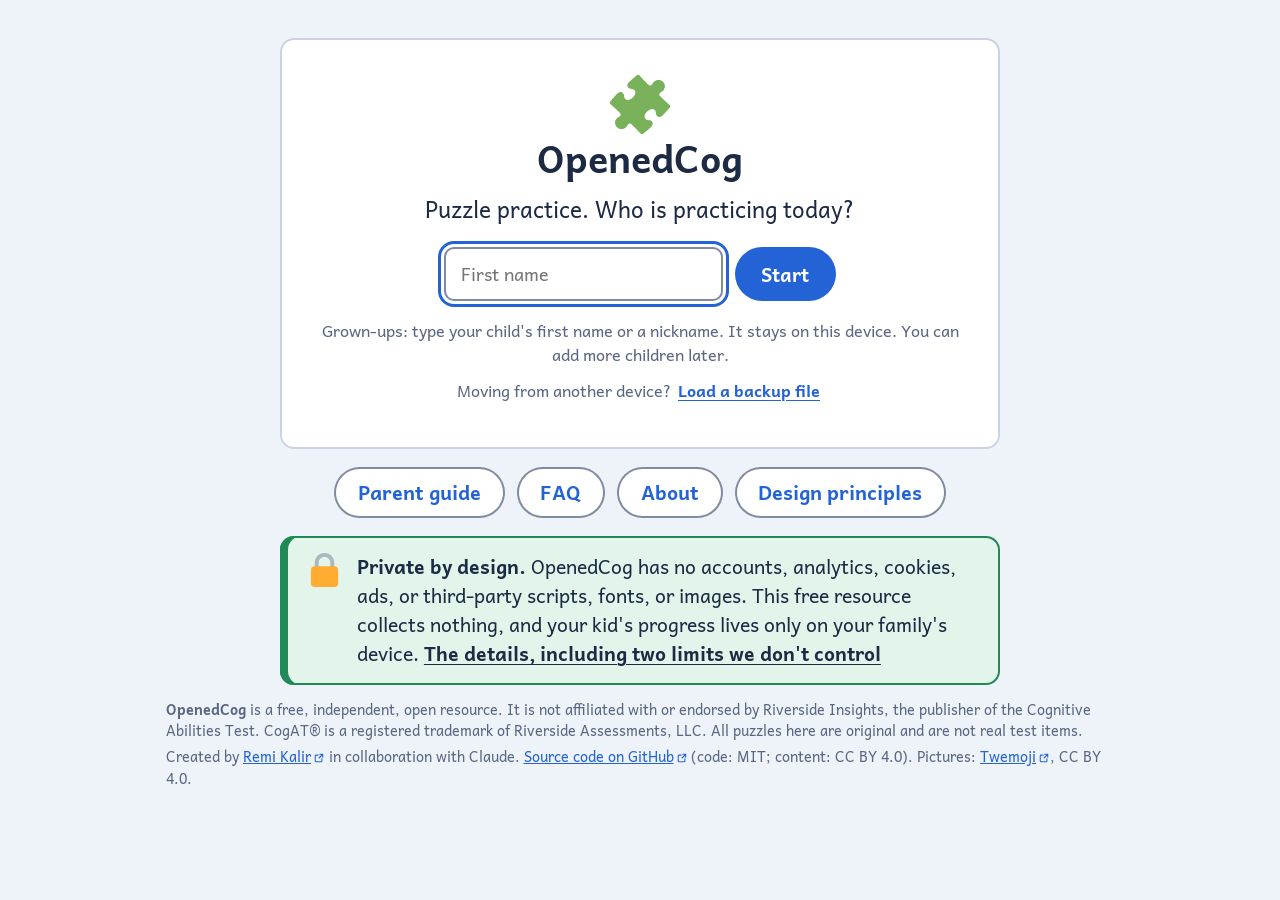
<file: index.html>
<!doctype html>
<html lang="en">
<head>
<meta charset="utf-8">
<meta name="viewport" content="width=device-width, initial-scale=1">
<title>OpenedCog: free, open puzzle practice</title>
<meta name="description" content="Free, open practice puzzles in the format of the CogAT® Level 8 (grade 2): all nine subtests, read aloud, no accounts, no tracking. An independent resource, not affiliated with Riverside Insights.">
<meta name="color-scheme" content="light dark">
<meta name="apple-mobile-web-app-title" content="OpenedCog">
<meta name="apple-mobile-web-app-capable" content="yes">
<meta name="mobile-web-app-capable" content="yes">
<link rel="icon" href="icons/favicon.svg" type="image/svg+xml">
<link rel="icon" href="icons/icon-32.png" type="image/png" sizes="32x32">
<link rel="apple-touch-icon" href="icons/apple-touch-icon.png">
<link rel="manifest" href="manifest.webmanifest">
<meta name="theme-color" content="#EEF3FA" media="(prefers-color-scheme: light)">
<meta name="theme-color" content="#101829" media="(prefers-color-scheme: dark)">
<link rel="canonical" href="https://remikalir.github.io/openedcog/">
<meta property="og:type" content="website">
<meta property="og:site_name" content="OpenedCog">
<meta property="og:title" content="OpenedCog: free, open practice for the CogAT® Level 8">
<meta property="og:description" content="Free, open practice puzzles in the format of the CogAT® Level 8 (grade 2): all nine subtests, read aloud, no accounts, no tracking. An independent resource, not affiliated with Riverside Insights.">
<meta property="og:url" content="https://remikalir.github.io/openedcog/">
<meta property="og:image" content="https://remikalir.github.io/openedcog/og-image.png">
<meta property="og:image:width" content="1200">
<meta property="og:image:height" content="630">
<meta property="og:image:alt" content="OpenedCog: free, open puzzle practice for the CogAT Level 8 (grade 2). No accounts, no tracking, open source.">
<meta name="twitter:card" content="summary_large_image">
<link rel="stylesheet" href="css/app.css">
</head>
<body>
<svg width="0" height="0" style="position:absolute" aria-hidden="true">
  <defs>
    <pattern id="stripes" patternUnits="userSpaceOnUse" width="7" height="7" patternTransform="rotate(45)">
      <rect width="7" height="7" style="fill:var(--paper)"/>
      <line x1="0" y1="0" x2="0" y2="7" style="stroke:var(--ink);stroke-width:3.2"/>
    </pattern>
    <marker id="ahead" viewBox="0 0 10 10" refX="6" refY="5" markerWidth="4" markerHeight="4" orient="auto-start-reverse">
      <path d="M0 0L10 5L0 10z" style="fill:var(--accent)"/>
    </marker>
  </defs>
</svg>
<main id="app" aria-live="off"></main>
<div id="sr-announce" class="sr-only" role="status" aria-live="polite"></div>
<nav class="site-links" aria-label="Learn about OpenedCog">
  <a href="guide.html">Parent guide</a>
  <a href="faq.html">FAQ</a>
  <a href="about.html">About</a>
  <a href="principles.html">Design principles</a>
</nav>
<section class="privacy-note" aria-labelledby="privacy-title">
  <p><span class="privacy-icon" aria-hidden="true">🔒</span><span><b id="privacy-title">Private by design.</b> OpenedCog has no accounts, analytics, cookies, ads, or third-party scripts, fonts, or images. This free resource collects nothing, and your kid's progress lives only on your family's device. <a href="faq.html#collect">The details, including two limits we don't control</a></span></p>
</section>
<footer class="site-foot">
  <p><b>OpenedCog</b> is a free, independent, open resource. It is not affiliated with or endorsed by Riverside Insights, the publisher of the Cognitive Abilities Test. CogAT® is a registered trademark of Riverside Assessments, LLC. All puzzles here are original and are not real test items.</p>
  <p>Created by <a href="https://remikalir.com" target="_blank" rel="noopener">Remi Kalir<span class="sr-only"> (opens in a new tab)</span></a> in collaboration with Claude. <a href="https://github.com/remikalir/openedcog" target="_blank" rel="noopener">Source code on GitHub<span class="sr-only"> (opens in a new tab)</span></a> (code: MIT; content: CC BY 4.0). Pictures: <a href="https://github.com/jdecked/twemoji" target="_blank" rel="noopener">Twemoji<span class="sr-only"> (opens in a new tab)</span></a>, CC BY 4.0.</p>
</footer>
<noscript><p style="padding:16px">OpenedCog needs JavaScript turned on to show the puzzles.</p></noscript>
<script src="js/pictures.js"></script>
<script src="js/puzzles.js"></script>
<script src="js/app.js"></script>
</body>
</html>
</file>
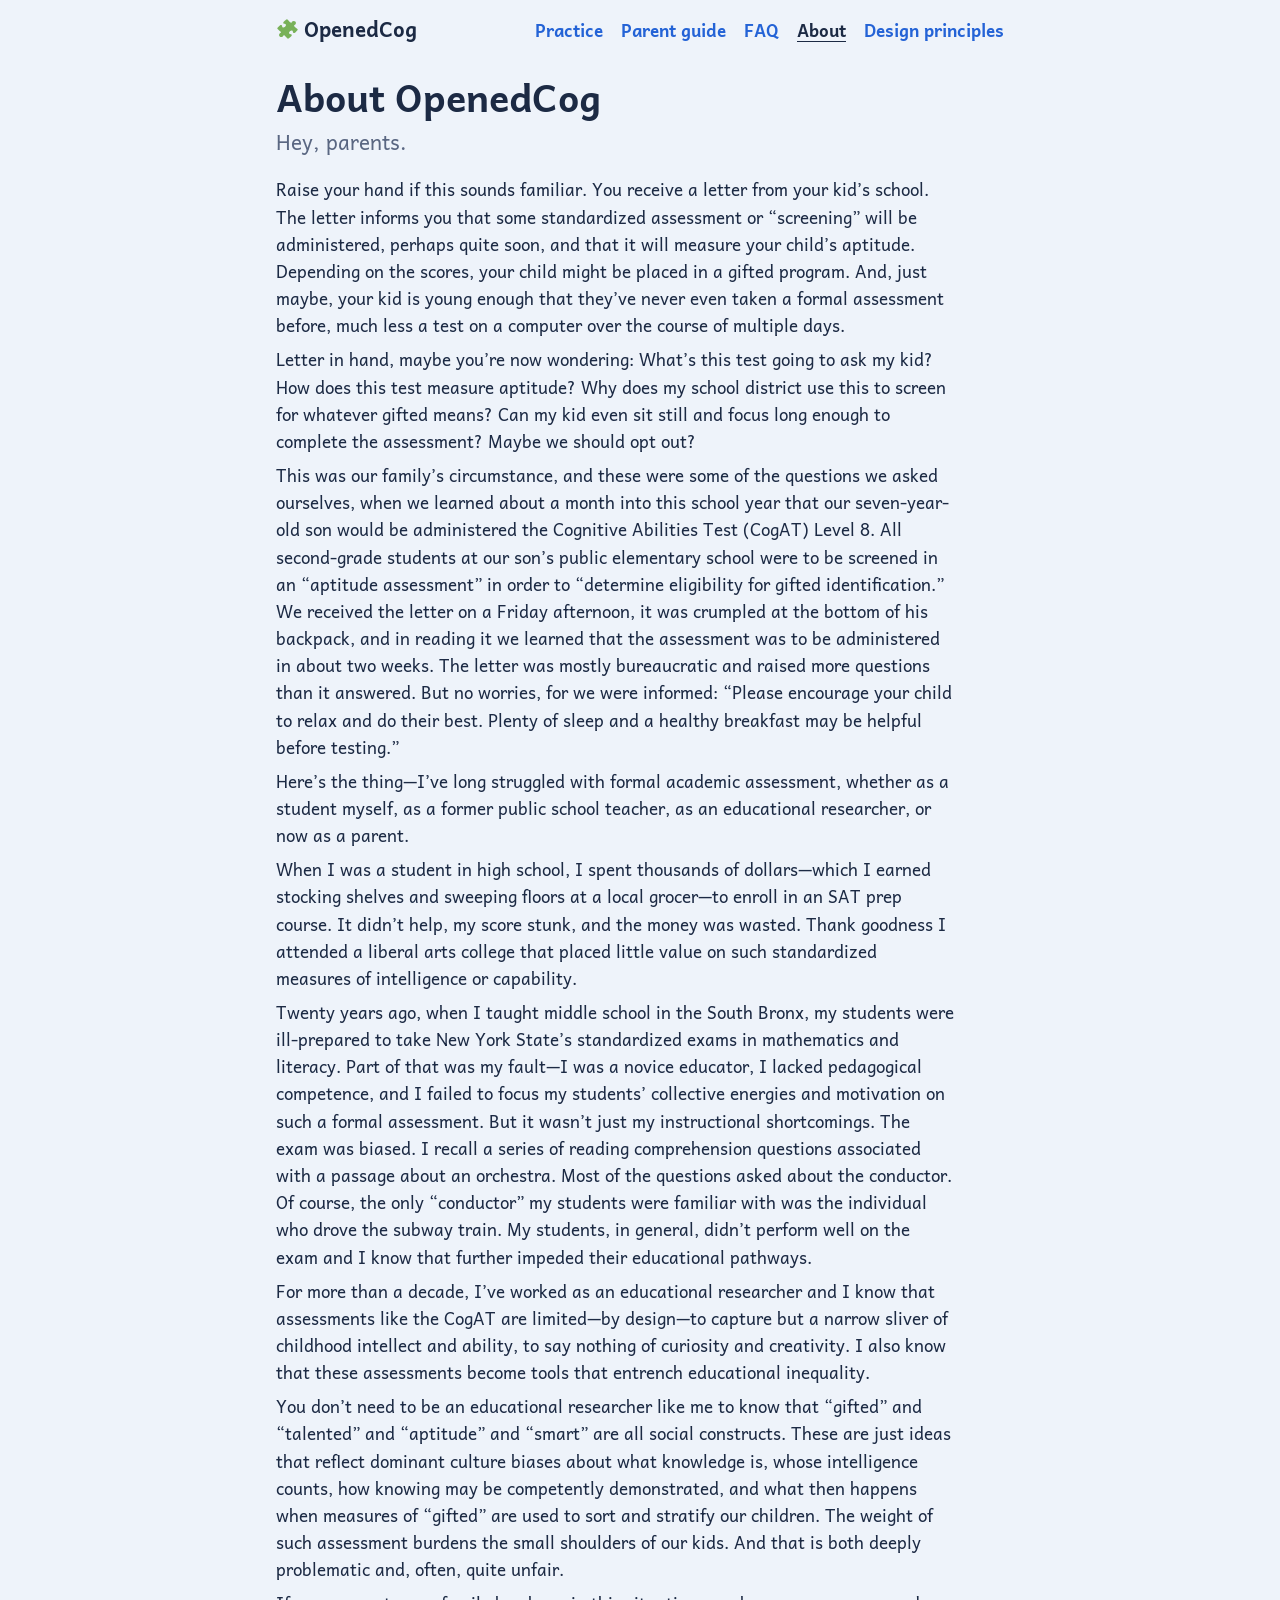
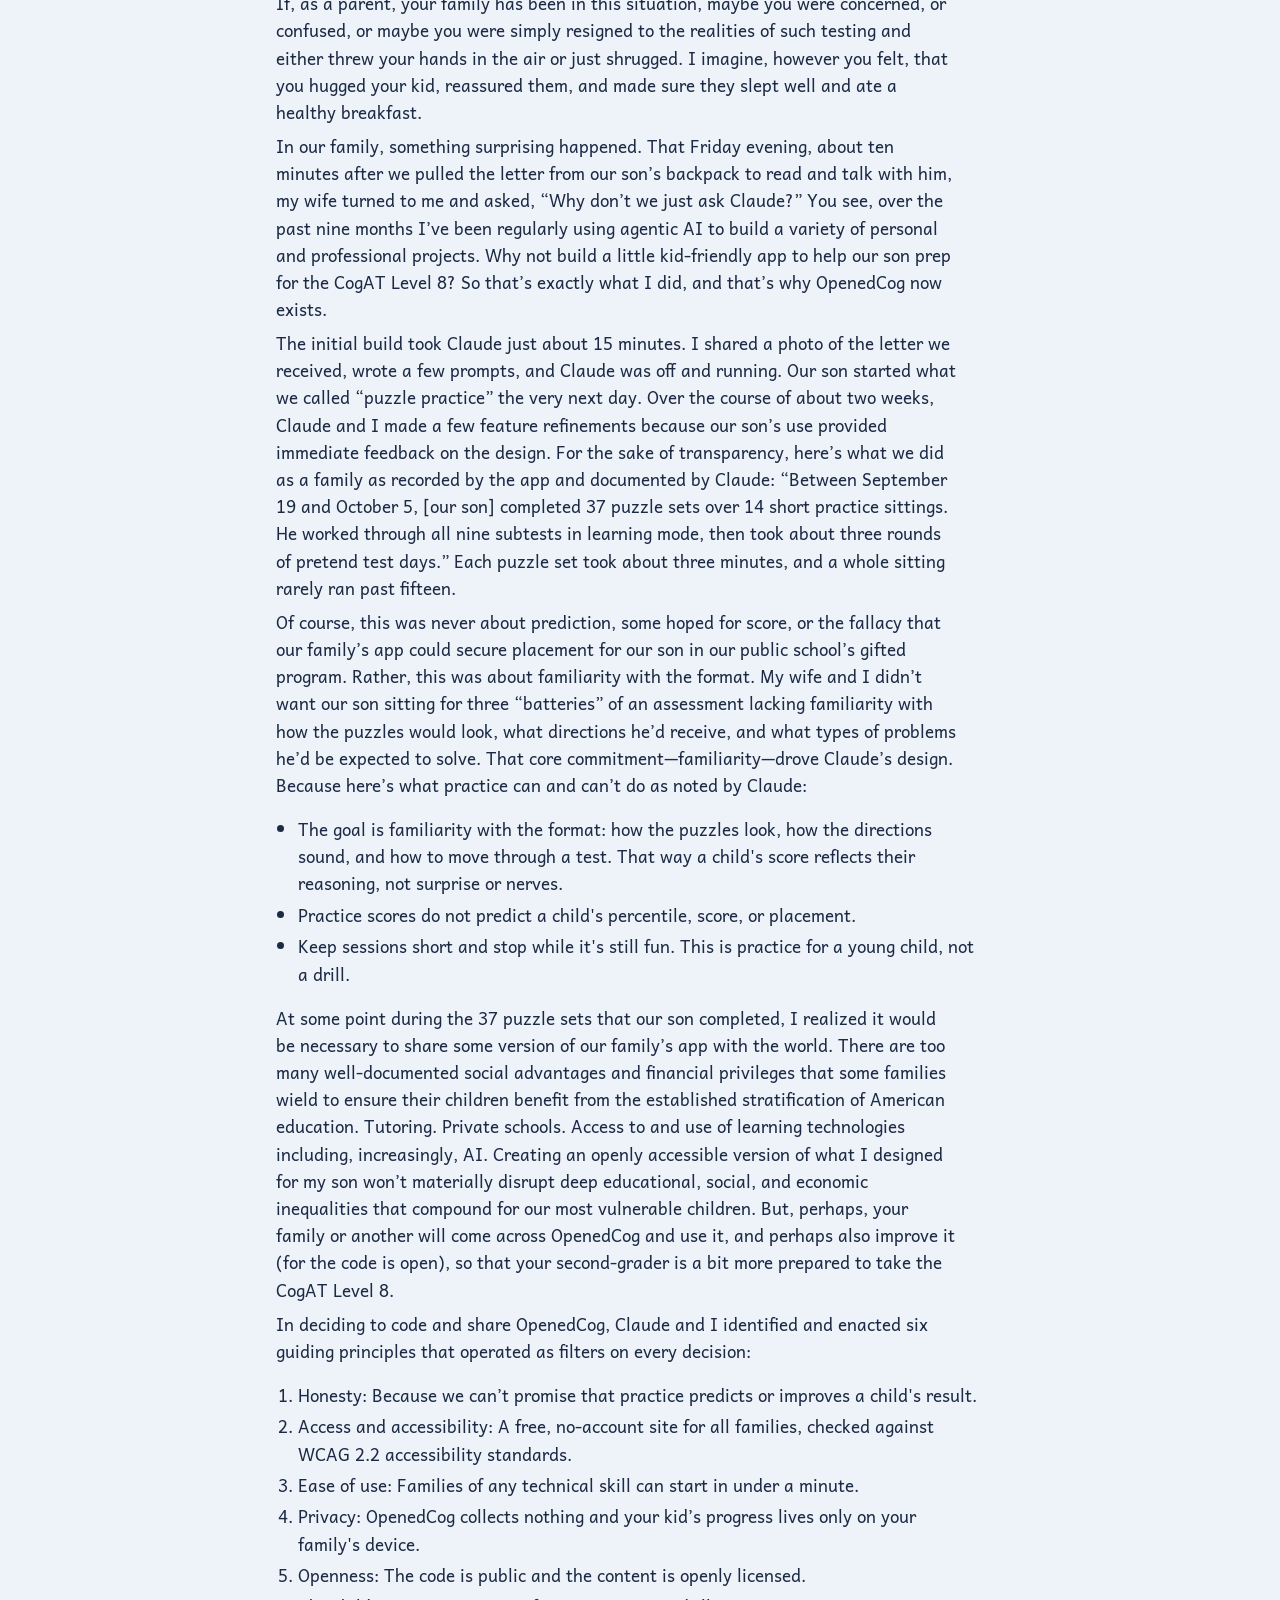
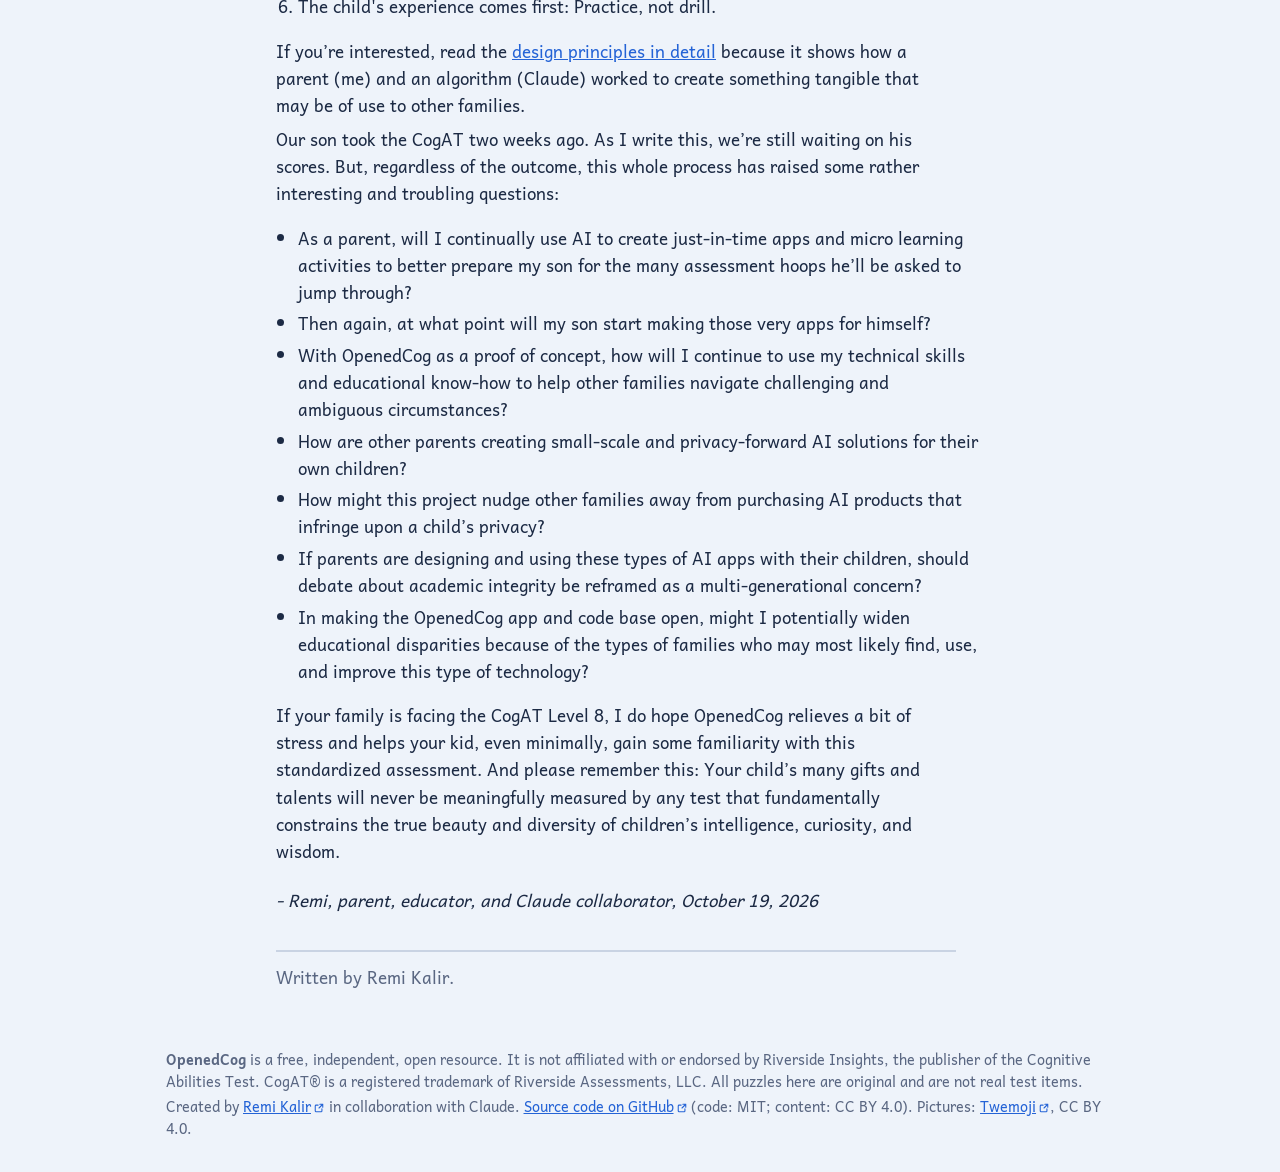
<file: about.html>
<!doctype html>
<html lang="en">
<head>
<meta charset="utf-8">
<meta name="viewport" content="width=device-width, initial-scale=1">
<title>About · OpenedCog</title>
<meta name="description" content="Why OpenedCog exists: a free, open CogAT® Level 8 practice site, by Remi Kalir.">
<meta name="color-scheme" content="light dark">
<link rel="icon" href="icons/favicon.svg" type="image/svg+xml">
<link rel="icon" href="icons/icon-32.png" type="image/png" sizes="32x32">
<link rel="apple-touch-icon" href="icons/apple-touch-icon.png">
<link rel="manifest" href="manifest.webmanifest">
<meta name="theme-color" content="#EEF3FA" media="(prefers-color-scheme: light)">
<meta name="theme-color" content="#101829" media="(prefers-color-scheme: dark)">
<link rel="canonical" href="https://remikalir.github.io/openedcog/about.html">
<meta property="og:type" content="website">
<meta property="og:site_name" content="OpenedCog">
<meta property="og:title" content="About · OpenedCog">
<meta property="og:description" content="Why OpenedCog exists: a free, open CogAT® Level 8 practice site, by Remi Kalir.">
<meta property="og:url" content="https://remikalir.github.io/openedcog/about.html">
<meta property="og:image" content="https://remikalir.github.io/openedcog/og-image.png">
<meta property="og:image:width" content="1200">
<meta property="og:image:height" content="630">
<meta property="og:image:alt" content="OpenedCog: free, open puzzle practice for the CogAT Level 8 (grade 2). No accounts, no tracking, open source.">
<meta name="twitter:card" content="summary_large_image">
<link rel="stylesheet" href="css/app.css">
</head>
<body>
<nav class="docnav" aria-label="OpenedCog pages">
  <a class="brand" href="./">🧩 OpenedCog</a>
  <a href="./">Practice</a>
  <a href="guide.html">Parent guide</a>
  <a href="faq.html">FAQ</a>
  <a href="about.html" aria-current="page">About</a>
  <a href="principles.html">Design principles</a>
</nav>
<main class="doc">
<h1>About OpenedCog</h1>
<!-- Written by Remi Kalir. Placed as written; markup only. -->
<p class="lede">Hey, parents.</p>
<p>Raise your hand if this sounds familiar. You receive a letter from your kid’s school. The letter informs you that some standardized assessment or “screening” will be administered, perhaps quite soon, and that it will measure your child’s aptitude. Depending on the scores, your child might be placed in a gifted program. And, just maybe, your kid is young enough that they’ve never even taken a formal assessment before, much less a test on a computer over the course of multiple days.</p>
<p>Letter in hand, maybe you’re now wondering: What’s this test going to ask my kid? How does this test measure aptitude? Why does my school district use this to screen for whatever gifted means? Can my kid even sit still and focus long enough to complete the assessment? Maybe we should opt out?</p>
<p>This was our family’s circumstance, and these were some of the questions we asked ourselves, when we learned about a month into this school year that our seven-year-old son would be administered the Cognitive Abilities Test (CogAT) Level 8. All second-grade students at our son’s public elementary school were to be screened in an “aptitude assessment” in order to “determine eligibility for gifted identification.” We received the letter on a Friday afternoon, it was crumpled at the bottom of his backpack, and in reading it we learned that the assessment was to be administered in about two weeks. The letter was mostly bureaucratic and raised more questions than it answered. But no worries, for we were informed: “Please encourage your child to relax and do their best. Plenty of sleep and a healthy breakfast may be helpful before testing.”</p>
<p>Here’s the thing—I’ve long struggled with formal academic assessment, whether as a student myself, as a former public school teacher, as an educational researcher, or now as a parent.</p>
<p>When I was a student in high school, I spent thousands of dollars—which I earned stocking shelves and sweeping floors at a local grocer—to enroll in an SAT prep course. It didn’t help, my score stunk, and the money was wasted. Thank goodness I attended a liberal arts college that placed little value on such standardized measures of intelligence or capability.</p>
<p>Twenty years ago, when I taught middle school in the South Bronx, my students were ill-prepared to take New York State’s standardized exams in mathematics and literacy. Part of that was my fault—I was a novice educator, I lacked pedagogical competence, and I failed to focus my students’ collective energies and motivation on such a formal assessment. But it wasn’t just my instructional shortcomings. The exam was biased. I recall a series of reading comprehension questions associated with a passage about an orchestra. Most of the questions asked about the conductor. Of course, the only “conductor” my students were familiar with was the individual who drove the subway train. My students, in general, didn’t perform well on the exam and I know that further impeded their educational pathways.</p>
<p>For more than a decade, I’ve worked as an educational researcher and I know that assessments like the CogAT are limited—by design—to capture but a narrow sliver of childhood intellect and ability, to say nothing of curiosity and creativity. I also know that these assessments become tools that entrench educational inequality.</p>
<p>You don’t need to be an educational researcher like me to know that “gifted” and “talented” and “aptitude” and “smart” are all social constructs. These are just ideas that reflect dominant culture biases about what knowledge is, whose intelligence counts, how knowing may be competently demonstrated, and what then happens when measures of “gifted” are used to sort and stratify our children. The weight of such assessment burdens the small shoulders of our kids. And that is both deeply problematic and, often, quite unfair.</p>
<p>If, as a parent, your family has been in this situation, maybe you were concerned, or confused, or maybe you were simply resigned to the realities of such testing and either threw your hands in the air or just shrugged. I imagine, however you felt, that you hugged your kid, reassured them, and made sure they slept well and ate a healthy breakfast.</p>
<p>In our family, something surprising happened. That Friday evening, about ten minutes after we pulled the letter from our son’s backpack to read and talk with him, my wife turned to me and asked, “Why don’t we just ask Claude?” You see, over the past nine months I’ve been regularly using agentic AI to build a variety of personal and professional projects. Why not build a little kid-friendly app to help our son prep for the CogAT Level 8? So that’s exactly what I did, and that’s why OpenedCog now exists.</p>
<p>The initial build took Claude just about 15 minutes. I shared a photo of the letter we received, wrote a few prompts, and Claude was off and running. Our son started what we called “puzzle practice” the very next day. Over the course of about two weeks, Claude and I made a few feature refinements because our son’s use provided immediate feedback on the design. For the sake of transparency, here’s what we did as a family as recorded by the app and documented by Claude: “Between September 19 and October 5, [our son] completed 37 puzzle sets over 14 short practice sittings. He worked through all nine subtests in learning mode, then took about three rounds of pretend test days.” Each puzzle set took about three minutes, and a whole sitting rarely ran past fifteen.</p>
<p>Of course, this was never about prediction, some hoped for score, or the fallacy that our family’s app could secure placement for our son in our public school’s gifted program. Rather, this was about familiarity with the format. My wife and I didn’t want our son sitting for three “batteries” of an assessment lacking familiarity with how the puzzles would look, what directions he’d receive, and what types of problems he’d be expected to solve. That core commitment—familiarity—drove Claude’s design. Because here’s what practice can and can’t do as noted by Claude:</p>
<ul>
<li>The goal is familiarity with the format: how the puzzles look, how the directions sound, and how to move through a test. That way a child's score reflects their reasoning, not surprise or nerves.</li>
<li>Practice scores do not predict a child's percentile, score, or placement.</li>
<li>Keep sessions short and stop while it's still fun. This is practice for a young child, not a drill.</li>
</ul>
<p>At some point during the 37 puzzle sets that our son completed, I realized it would be necessary to share some version of our family’s app with the world. There are too many well-documented social advantages and financial privileges that some families wield to ensure their children benefit from the established stratification of American education. Tutoring. Private schools. Access to and use of learning technologies including, increasingly, AI. Creating an openly accessible version of what I designed for my son won’t materially disrupt deep educational, social, and economic inequalities that compound for our most vulnerable children. But, perhaps, your family or another will come across OpenedCog and use it, and perhaps also improve it (for the code is open), so that your second-grader is a bit more prepared to take the CogAT Level 8.</p>
<p>In deciding to code and share OpenedCog, Claude and I identified and enacted six guiding principles that operated as filters on every decision:</p>
<ol class="principle-list">
<li>Honesty: Because we can’t promise that practice predicts or improves a child's result.</li>
<li>Access and accessibility: A free, no-account site for all families, checked against WCAG 2.2 accessibility standards.</li>
<li>Ease of use: Families of any technical skill can start in under a minute.</li>
<li>Privacy: OpenedCog collects nothing and your kid’s progress lives only on your family's device.</li>
<li>Openness: The code is public and the content is openly licensed.</li>
<li>The child's experience comes first: Practice, not drill.</li>
</ol>
<p>If you’re interested, read the <a href="principles.html">design principles in detail</a> because it shows how a parent (me) and an algorithm (Claude) worked to create something tangible that may be of use to other families.</p>
<p>Our son took the CogAT two weeks ago. As I write this, we’re still waiting on his scores. But, regardless of the outcome, this whole process has raised some rather interesting and troubling questions:</p>
<ul>
<li>As a parent, will I continually use AI to create just-in-time apps and micro learning activities to better prepare my son for the many assessment hoops he’ll be asked to jump through?</li>
<li>Then again, at what point will my son start making those very apps for himself?</li>
<li>With OpenedCog as a proof of concept, how will I continue to use my technical skills and educational know-how to help other families navigate challenging and ambiguous circumstances?</li>
<li>How are other parents creating small-scale and privacy-forward AI solutions for their own children?</li>
<li>How might this project nudge other families away from purchasing AI products that infringe upon a child’s privacy?</li>
<li>If parents are designing and using these types of AI apps with their children, should debate about academic integrity be reframed as a multi-generational concern?</li>
<li>In making the OpenedCog app and code base open, might I potentially widen educational disparities because of the types of families who may most likely find, use, and improve this type of technology?</li>
</ul>
<p>If your family is facing the CogAT Level 8, I do hope OpenedCog relieves a bit of stress and helps your kid, even minimally, gain some familiarity with this standardized assessment. And please remember this: Your child’s many gifts and talents will never be meaningfully measured by any test that fundamentally constrains the true beauty and diversity of children’s intelligence, curiosity, and wisdom.</p>
<p class="signature">- Remi, parent, educator, and Claude collaborator, October 19, 2026</p>
<p class="credit">Written by Remi Kalir.</p>
</main>
<footer class="site-foot">
  <p><b>OpenedCog</b> is a free, independent, open resource. It is not affiliated with or endorsed by Riverside Insights, the publisher of the Cognitive Abilities Test. CogAT® is a registered trademark of Riverside Assessments, LLC. All puzzles here are original and are not real test items.</p>
  <p>Created by <a href="https://remikalir.com" target="_blank" rel="noopener">Remi Kalir<span class="sr-only"> (opens in a new tab)</span></a> in collaboration with Claude. <a href="https://github.com/remikalir/openedcog" target="_blank" rel="noopener">Source code on GitHub<span class="sr-only"> (opens in a new tab)</span></a> (code: MIT; content: CC BY 4.0). Pictures: <a href="https://github.com/jdecked/twemoji" target="_blank" rel="noopener">Twemoji<span class="sr-only"> (opens in a new tab)</span></a>, CC BY 4.0.</p>
</footer>
<script src="js/pictures.js"></script>
<script>pictures(document.body);</script>
</body>
</html>
</file>
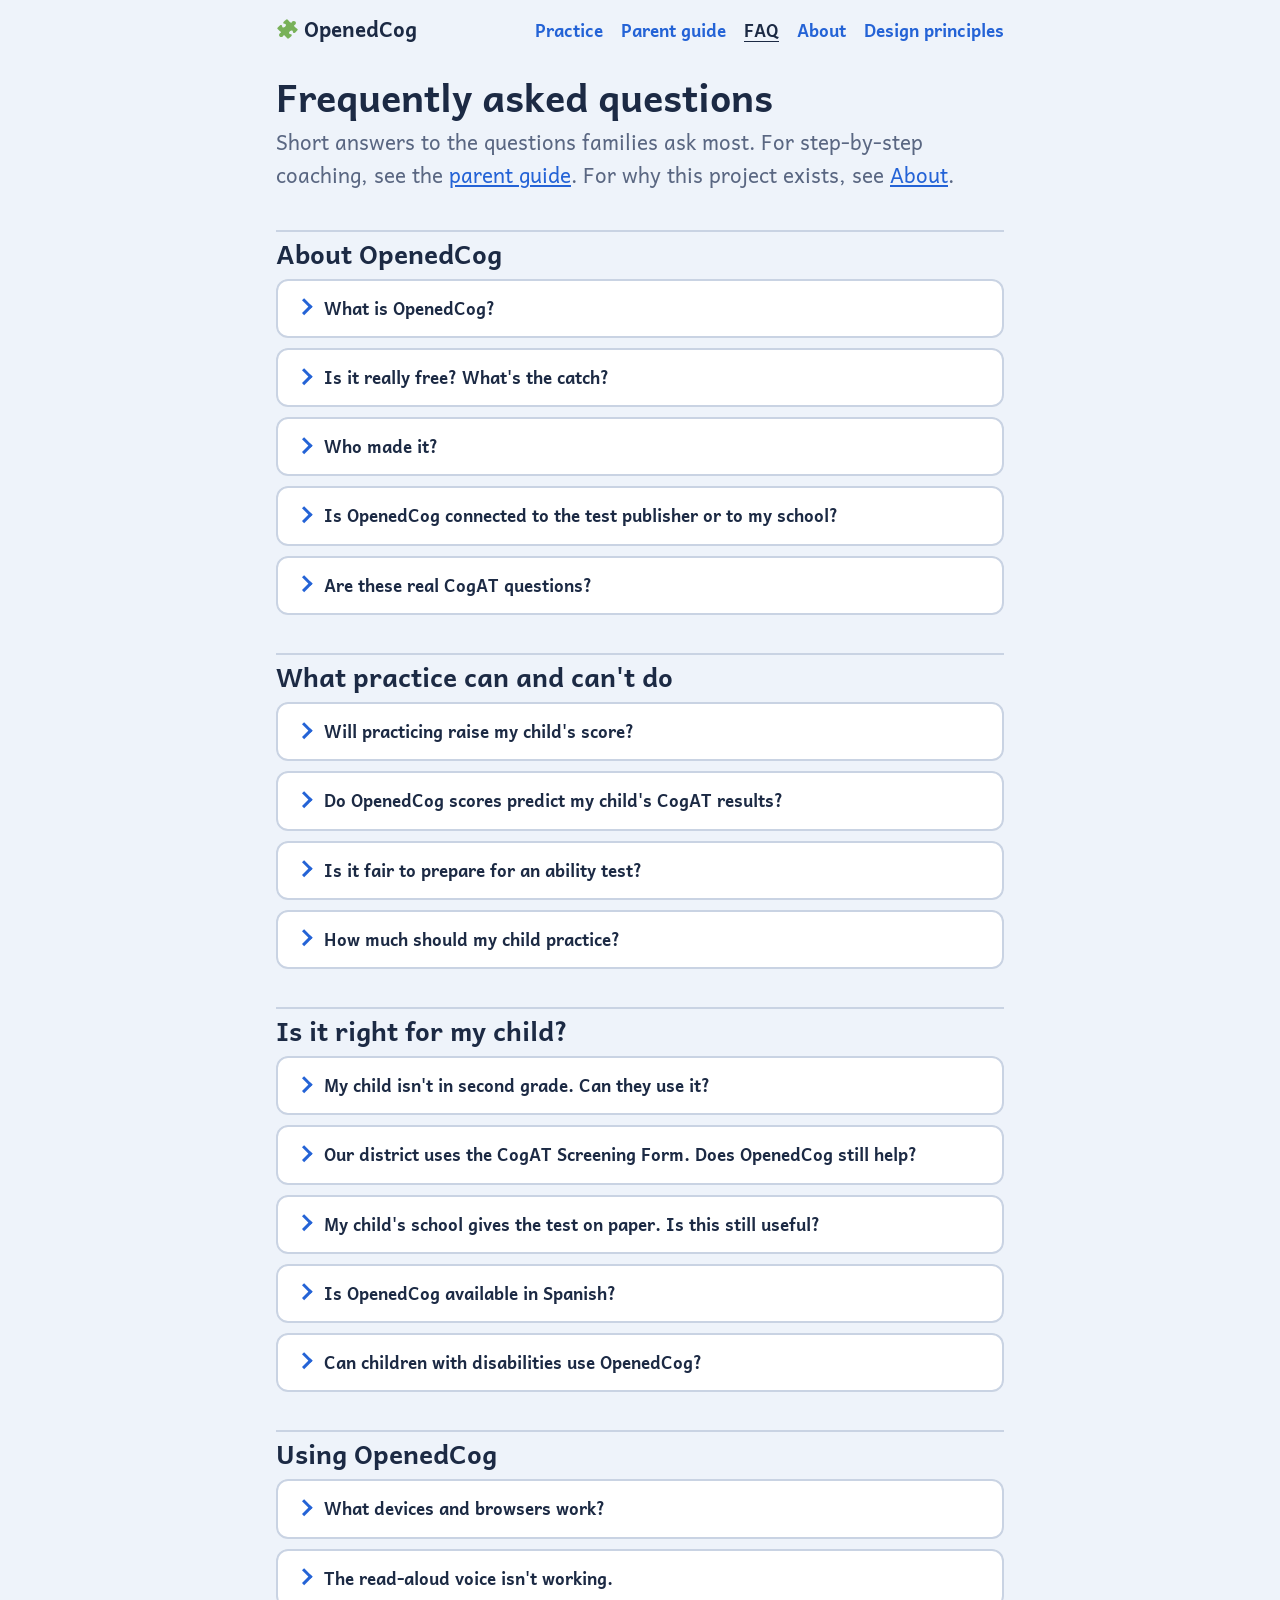
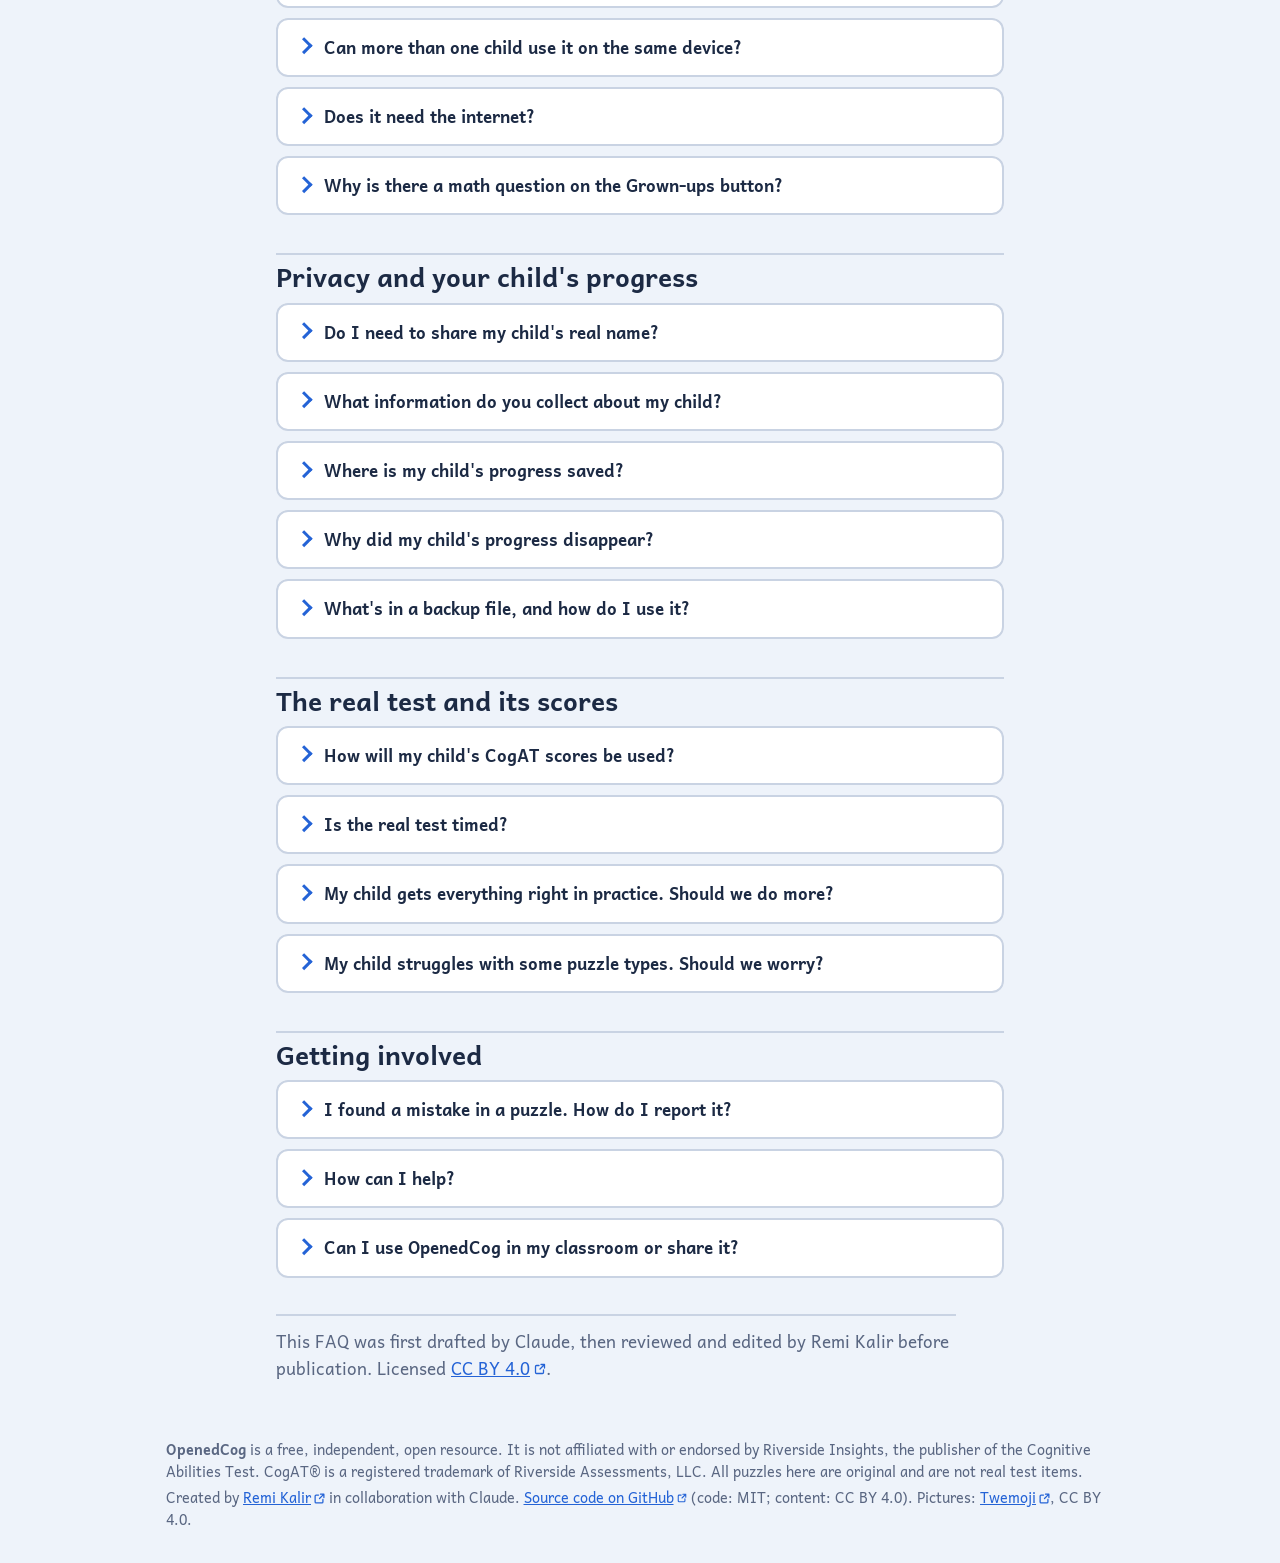
<file: faq.html>
<!doctype html>
<html lang="en">
<head>
<meta charset="utf-8">
<meta name="viewport" content="width=device-width, initial-scale=1">
<title>FAQ · OpenedCog</title>
<meta name="description" content="Common questions about OpenedCog, free and open practice in the format of the CogAT® Level 8 (grade 2): what it is, what it can and can't do, privacy, and using it with your child.">
<meta name="color-scheme" content="light dark">
<link rel="icon" href="icons/favicon.svg" type="image/svg+xml">
<link rel="icon" href="icons/icon-32.png" type="image/png" sizes="32x32">
<link rel="apple-touch-icon" href="icons/apple-touch-icon.png">
<link rel="manifest" href="manifest.webmanifest">
<meta name="theme-color" content="#EEF3FA" media="(prefers-color-scheme: light)">
<meta name="theme-color" content="#101829" media="(prefers-color-scheme: dark)">
<link rel="canonical" href="https://remikalir.github.io/openedcog/faq.html">
<meta property="og:type" content="website">
<meta property="og:site_name" content="OpenedCog">
<meta property="og:title" content="FAQ · OpenedCog">
<meta property="og:description" content="Common questions about OpenedCog, free and open practice in the format of the CogAT® Level 8 (grade 2): what it is, what it can and can&#x27;t do, privacy, and using it with your child.">
<meta property="og:url" content="https://remikalir.github.io/openedcog/faq.html">
<meta property="og:image" content="https://remikalir.github.io/openedcog/og-image.png">
<meta property="og:image:width" content="1200">
<meta property="og:image:height" content="630">
<meta property="og:image:alt" content="OpenedCog: free, open puzzle practice for the CogAT Level 8 (grade 2). No accounts, no tracking, open source.">
<meta name="twitter:card" content="summary_large_image">
<link rel="stylesheet" href="css/app.css">
</head>
<body>
<nav class="docnav" aria-label="OpenedCog pages">
  <a class="brand" href="./">🧩 OpenedCog</a>
  <a href="./">Practice</a>
  <a href="guide.html">Parent guide</a>
  <a href="faq.html" aria-current="page">FAQ</a>
  <a href="about.html">About</a>
  <a href="principles.html">Design principles</a>
</nav>
<main class="doc">
<h1>Frequently asked questions</h1>
<p class="lede">Short answers to the questions families ask most. For step-by-step coaching, see the <a href="guide.html">parent guide</a>. For why this project exists, see <a href="about.html">About</a>.</p>

<h2 id="what">About OpenedCog</h2>

<details id="what-is"><summary>What is OpenedCog?</summary>
<p>OpenedCog is a free website where young children can practice puzzles in the same formats as the CogAT (Cognitive Abilities Test) at Level 8, the level most schools give in second grade. OpenedCog covers all nine subtests, reads every question aloud, and has a learning mode with explanations and a pretend-test-day mode that works like the real thing. A Grown-ups page shows you progress for your child or children.</p>
</details>

<details id="free"><summary>Is it really free? What's the catch?</summary>
<p>There's no catch. OpenedCog has no ads, no accounts, no upsells, and no data collection. The code and content of OpenedCog are openly licensed, so you can check how it works or make your own copy of this project.</p>
</details>

<details id="who"><summary>Who made it?</summary>
<p>Remi Kalir, an educator and parent, built OpenedCog in collaboration with Claude, an AI model made by Anthropic. It began as practice for his own child's screening, and he made it public so other families could use it too. The <a href="about.html">About</a> page shares his story in greater detail.</p>
</details>

<details id="affiliated"><summary>Is OpenedCog connected to the test publisher or to my school?</summary>
<p>No. OpenedCog is independent. It isn't affiliated with or endorsed by Riverside Insights, which publishes the CogAT, or by any school or district. CogAT® is a registered trademark of Riverside Assessments, LLC.</p>
</details>

<details id="real"><summary>Are these real CogAT questions?</summary>
<p>No. Every puzzle is original, written to match the publicly described format of each subtest. Some are hand-written and some are generated fresh each time. None are real test items.</p>
</details>

<h2 id="expect">What practice can and can't do</h2>

<details id="raise"><summary>Will practicing raise my child's score?</summary>
<p>OpenedCog cannot promise that, and you should be wary of any service or technology that claims puzzle practice will raise your child's score. The CogAT measures reasoning, which isn't something a child memorizes. What practice can do is remove surprise: the voice, the buttons, and what each question type is asking. A child who has never seen a puzzle like this may lose points to confusion rather than reasoning. Familiarity helps the score reflect the child.</p>
</details>

<details id="predict"><summary>Do OpenedCog scores predict my child's CogAT results?</summary>
<p>No. OpenedCog practice scores are on original puzzles and don't convert to CogAT percentiles, scores, or placement. Use them only to decide what to practice next.</p>
</details>

<details id="fair"><summary>Is it fair to prepare for an ability test?</summary>
<p>Families disagree, and so do educators. Here's the reasoning behind OpenedCog: test-prep businesses already sell CogAT practice, so children whose families can pay often walk in familiar with the format while other children see it cold. A free, honest resource narrows that gap a little. It's built for familiarity, not drilling. Some schools discourage outside preparation, so you may want to ask yours.</p>
</details>

<details id="much"><summary>How much should my child practice?</summary>
<p>About 15 to 25 minutes a session. If the test is two weeks away, about ten sessions is plenty. If it's further off, two short sessions a week will do. More practice won't build reasoning, and too much can make a child dread the test. The <a href="guide.html#plan">sample plan</a> in the guide spells it out.</p>
</details>

<h2 id="fit">Is it right for my child?</h2>

<details id="level"><summary>My child isn't in second grade. Can they use it?</summary>
<p>OpenedCog follows Level 8, usually given in second grade. Kindergarten and first-grade levels (5/6 and 7) use mostly the same picture formats with easier items, so younger children can try it with a grown-up nearby. One format differs: their Number Puzzles look different. From third grade (Level 9), the CogAT adds reading, so OpenedCog doesn't match those levels. The code is open on GitHub and you are welcome to adapt it for another level.</p>
</details>

<details id="screening"><summary>Our district uses the CogAT Screening Form. Does OpenedCog still help?</summary>
<p>Yes. The Screening Form uses just three subtests: Picture Analogies, Number Analogies, and Figure Matrices. In OpenedCog, those are the <b>Picture pairs</b>, <b>Number pairs</b>, and <b>Shape pairs</b> practice tiles. If your child moves on to the full test, the other six tiles cover the rest.</p>
</details>

<details id="paper"><summary>My child's school gives the test on paper. Is this still useful?</summary>
<p>Yes. The puzzle types are the same on paper, where a teacher usually reads the questions aloud. OpenedCog models the online version, so just skip the parts about buttons.</p>
</details>

<details id="spanish"><summary>Is OpenedCog available in Spanish?</summary>
<p>Not yet. A Spanish version would need a translated interface and verbal puzzles written for Spanish speakers, not just translated. If you'd like to help, see <a href="#help">How can I help?</a> below. The online CogAT itself offers Spanish audio at this level, so ask your school whether your child can take it in Spanish.</p>
</details>

<details id="access"><summary>Can children with disabilities use OpenedCog?</summary>
<p>Partly, and we want to be honest about the limits. Everything around the puzzles is built for keyboards and screen readers: the buttons, menus, and Grown-ups page. Picture puzzles announce their pictures by name. But the number, shape, and paper-folding puzzles are visual reasoning tasks by design, so a screen reader can't fully convey them. The real test can't either. If your child has an IEP or 504 plan, ask the school which accommodations apply during testing.</p>
</details>

<h2 id="using">Using OpenedCog</h2>

<details id="devices"><summary>What devices and browsers work?</summary>
<p>Phones, tablets, Chromebooks, and laptops, in any up-to-date browser. Read-aloud works best in Chrome, Safari, and Edge. For practice, use the same kind of device your child will test on if you can. There's nothing to install.</p>
</details>

<details id="voice"><summary>The read-aloud voice isn't working.</summary>
<p>Make sure the device isn't muted. On an iPhone or iPad, check the silent switch too. Then open <b>Grown-ups</b>, check that Read-aloud voice is On, and tap <b>Test the voice</b>. If it's still silent, try Chrome, Safari, or Edge. The voice comes from your browser, so it sounds different on different devices.</p>
</details>

<details id="siblings"><summary>Can more than one child use it on the same device?</summary>
<p>Yes. Tap <b>Add another child</b> under the greeting on the home screen. Each child gets their own history and settings, and you switch between them from the home screen.</p>
</details>

<details id="internet"><summary>Does it need the internet?</summary>
<p>Yes, to load the site and its pictures. There's no account to sign in to and nothing to download.</p>
</details>

<details id="grownups"><summary>Why is there a math question on the Grown-ups button?</summary>
<p>A simple gate that keeps young children out of the settings. It's a different multiplication question each time, so it can't be memorized.</p>
</details>

<h2 id="privacy">Privacy and your child's progress</h2>

<details id="childname"><summary>Do I need to share my child's real name?</summary>
<p>No. You do not need to share your child's real name when using OpenedCog. You are welcome to use your child's nickname or a name that they make up. </p>
</details>

<details id="collect"><summary>What information do you collect about my child?</summary>
<p>None. OpenedCog has no accounts, analytics, cookies, ads, or third-party scripts, and every file it uses comes from its own site. Two things are outside our control, and we want you to know about them:</p>
<ul>
  <li>GitHub, which hosts the site, keeps standard logs that include visitors' IP addresses, for security.</li>
  <li>Read-aloud uses your browser's built-in voices. Some browsers use online voices, which send the spoken puzzle text to the browser's maker. That text never includes anything about your child.</li>
</ul>
</details>

<details id="where"><summary>Where is my child's progress saved?</summary>
<p>Only in the browser on the device that you use, and nowhere else. That's why your child's progress never leaves your device, and also why it can disappear.</p>
</details>

<details id="lost"><summary>Why did my child's progress disappear?</summary>
<p>Usually one of these:</p>
<ul>
  <li>Browsing history or site data was cleared.</li>
  <li>A private window was used.</li>
  <li>You switched browsers or devices.</li>
  <li>On an iPhone or iPad, Safari erased it after seven days of using Safari without visiting OpenedCog.</li>
  <li>On an iPhone or iPad, your child practiced in Safari and you then opened OpenedCog from the Home Screen icon, or the other way around. The two keep separate progress.</li>
</ul>
<p>To prevent the last two, add OpenedCog to your Home Screen (Share button, then "Add to Home Screen") and always open it from the icon. If your child already practiced in Safari, save a backup file from the Grown-ups page in Safari, then open OpenedCog from the icon and load it. To protect against all of these, save a backup file now and then from the Grown-ups page.</p>
</details>

<details id="backup"><summary>What's in a backup file, and how do I use it?</summary>
<p>An OpenedCog backup is a small file containing each child's name or nickname, their practice results, and their settings. To make one, open <b>Grown-ups</b> and tap <b>Save a backup file</b>. To restore it on any device, tap <b>Load a backup file</b>, either on the welcome screen or on the Grown-ups page. Loading the same file twice won't duplicate anything. Keep the file private, since it holds your children's names and scores.</p>
</details>

<h2 id="scores">The real test and its scores</h2>

<details id="how-used"><summary>How will my child's CogAT scores be used?</summary>
<p>That depends on your school district. Many districts use the CogAT to help decide eligibility for gifted or advanced programs, often alongside other information such as an achievement test, classroom work, or teacher input. Cutoffs and next steps vary widely. Your school can tell you how it uses the results.</p>
</details>

<details id="timed"><summary>Is the real test timed?</summary>
<p>Not at Level 8. Riverside, the publisher, says these levels aren't timed. Its estimates are about 11 to 15 minutes per subtest, and many schools spread the nine subtests over three days. Your school sets the actual schedule.</p>
</details>

<details id="perfect"><summary>My child gets everything right in practice. Should we do more?</summary>
<p>No. That means the format is familiar, which is the goal. One pretend test day at 16 puzzles per part builds stamina. After that, a short session or two a week is enough until the test.</p>
</details>

<details id="struggle"><summary>My child struggles with some puzzle types. Should we worry?</summary>
<p>No. Every child finds some types harder, and these puzzles get harder toward the end of each set on purpose. Use learning mode and the coaching questions in the <a href="guide.html#types">guide</a>, try folding real paper, and keep sessions short and upbeat. Practice results don't predict the test.</p>
</details>

<h2 id="help">Getting involved</h2>

<details id="mistake"><summary>I found a mistake in a puzzle. How do I report it?</summary>
<p>Thank you! Please <a href="https://github.com/remikalir/openedcog/issues/new?template=puzzle-problem.yml" target="_blank" rel="noopener">open an issue on GitHub<span class="sr-only"> (opens in a new tab)</span></a> with a screenshot and a sentence about what looks wrong. A short form walks you through it. GitHub asks you to sign in first, and an account is free.</p>
</details>

<details id="contribute"><summary>How can I help?</summary>
<p>The <a href="https://github.com/remikalir/openedcog" target="_blank" rel="noopener">code and content are on GitHub<span class="sr-only"> (opens in a new tab)</span></a>. The code is MIT licensed, and the content is CC BY 4.0. Helpful contributions include reviewing or writing picture puzzles, testing on different devices, translating, and adapting OpenedCog for another level or language. Start by opening an issue to say what you'd like to do.</p>
</details>

<details id="reuse"><summary>Can I use OpenedCog in my classroom or share it?</summary>
<p>Yes. Share the link freely. You can also reuse or adapt the content under CC BY 4.0, as long as you credit "OpenedCog by Remi Kalir" and link back.</p>
</details>

<p class="credit">This FAQ was first drafted by Claude, then reviewed and edited by Remi Kalir before publication. Licensed <a href="https://creativecommons.org/licenses/by/4.0/" target="_blank" rel="noopener">CC BY 4.0<span class="sr-only"> (opens in a new tab)</span></a>.</p>
</main>
<footer class="site-foot">
  <p><b>OpenedCog</b> is a free, independent, open resource. It is not affiliated with or endorsed by Riverside Insights, the publisher of the Cognitive Abilities Test. CogAT® is a registered trademark of Riverside Assessments, LLC. All puzzles here are original and are not real test items.</p>
  <p>Created by <a href="https://remikalir.com" target="_blank" rel="noopener">Remi Kalir<span class="sr-only"> (opens in a new tab)</span></a> in collaboration with Claude. <a href="https://github.com/remikalir/openedcog" target="_blank" rel="noopener">Source code on GitHub<span class="sr-only"> (opens in a new tab)</span></a> (code: MIT; content: CC BY 4.0). Pictures: <a href="https://github.com/jdecked/twemoji" target="_blank" rel="noopener">Twemoji<span class="sr-only"> (opens in a new tab)</span></a>, CC BY 4.0.</p>
</footer>
<script src="js/pictures.js"></script>
<script>
  pictures(document.body);
  // Open a question linked directly (faq.html#backup), and print every answer.
  const open = () => { const d = location.hash && document.querySelector(location.hash); if (d && d.tagName === 'DETAILS') d.open = true; };
  open(); window.addEventListener('hashchange', open);
  window.addEventListener('beforeprint', () => document.querySelectorAll('details').forEach(d => d.open = true));
</script>
</body>
</html>
</file>
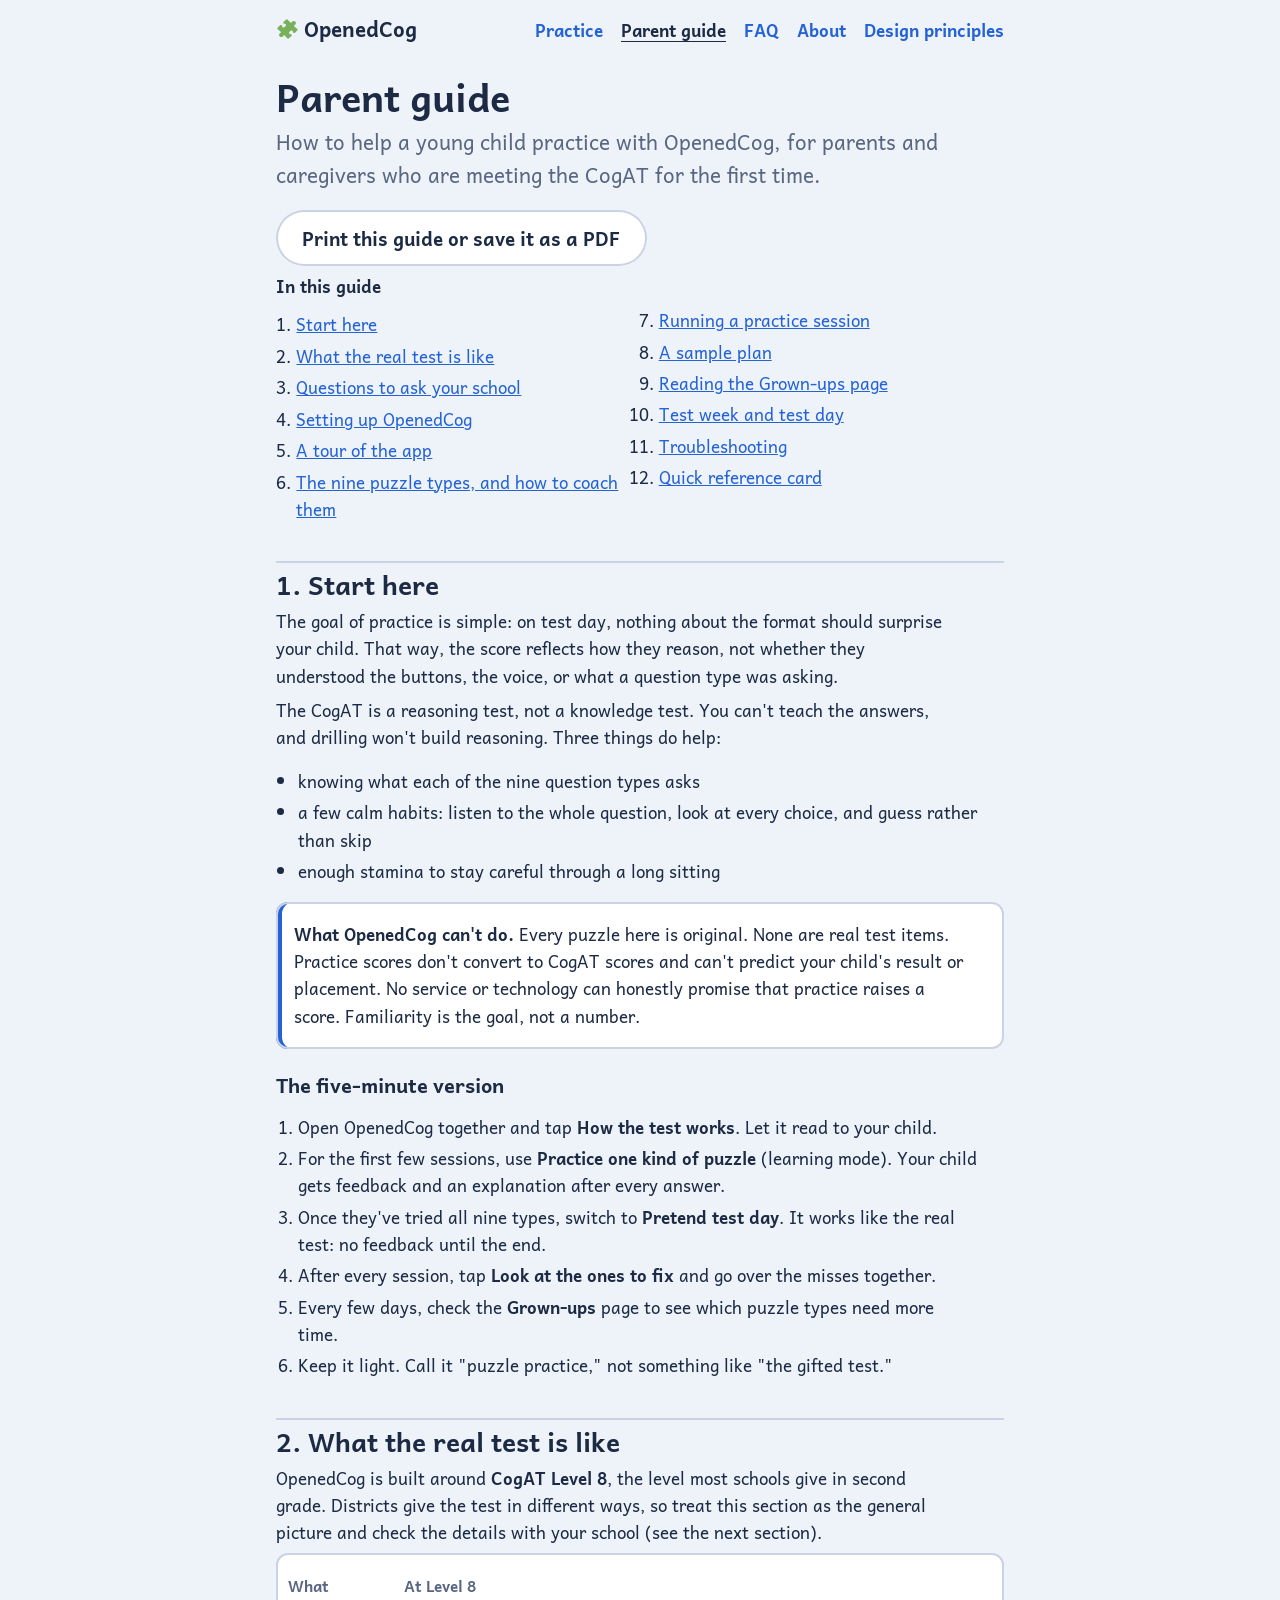
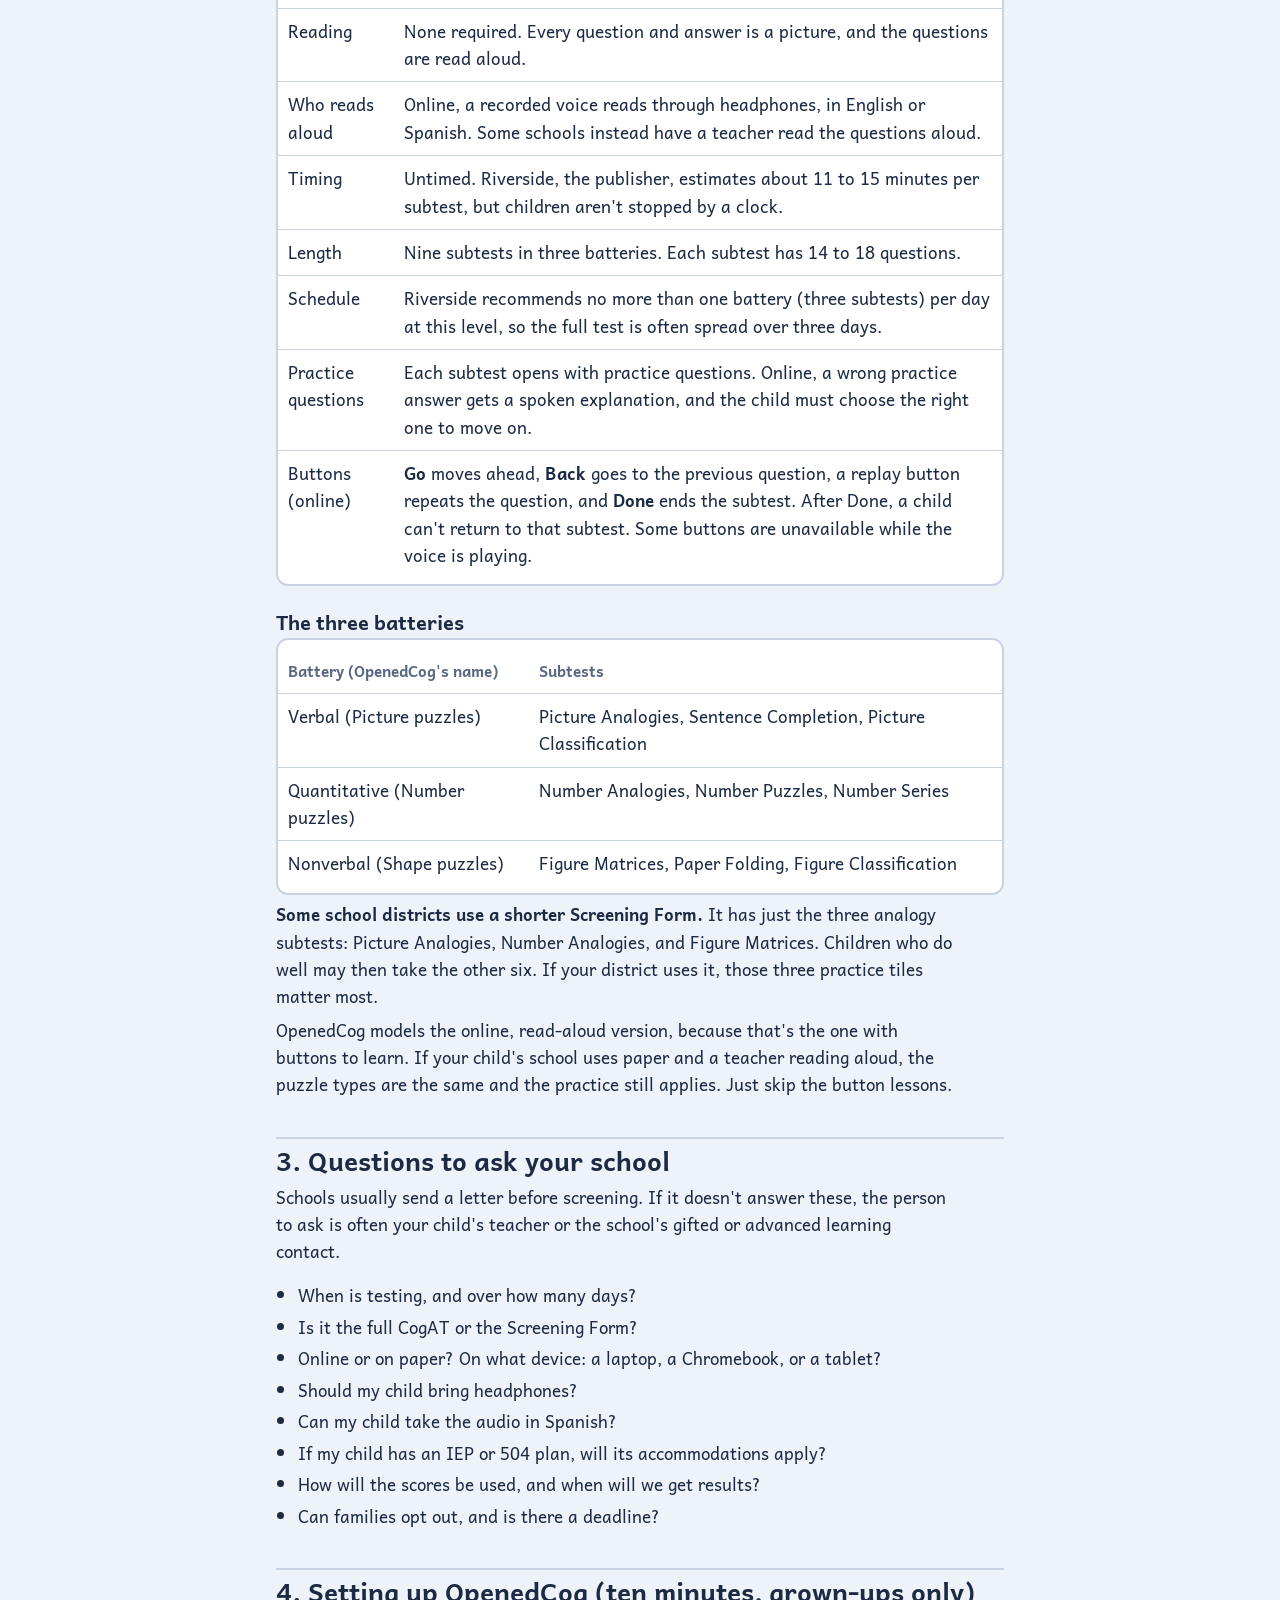
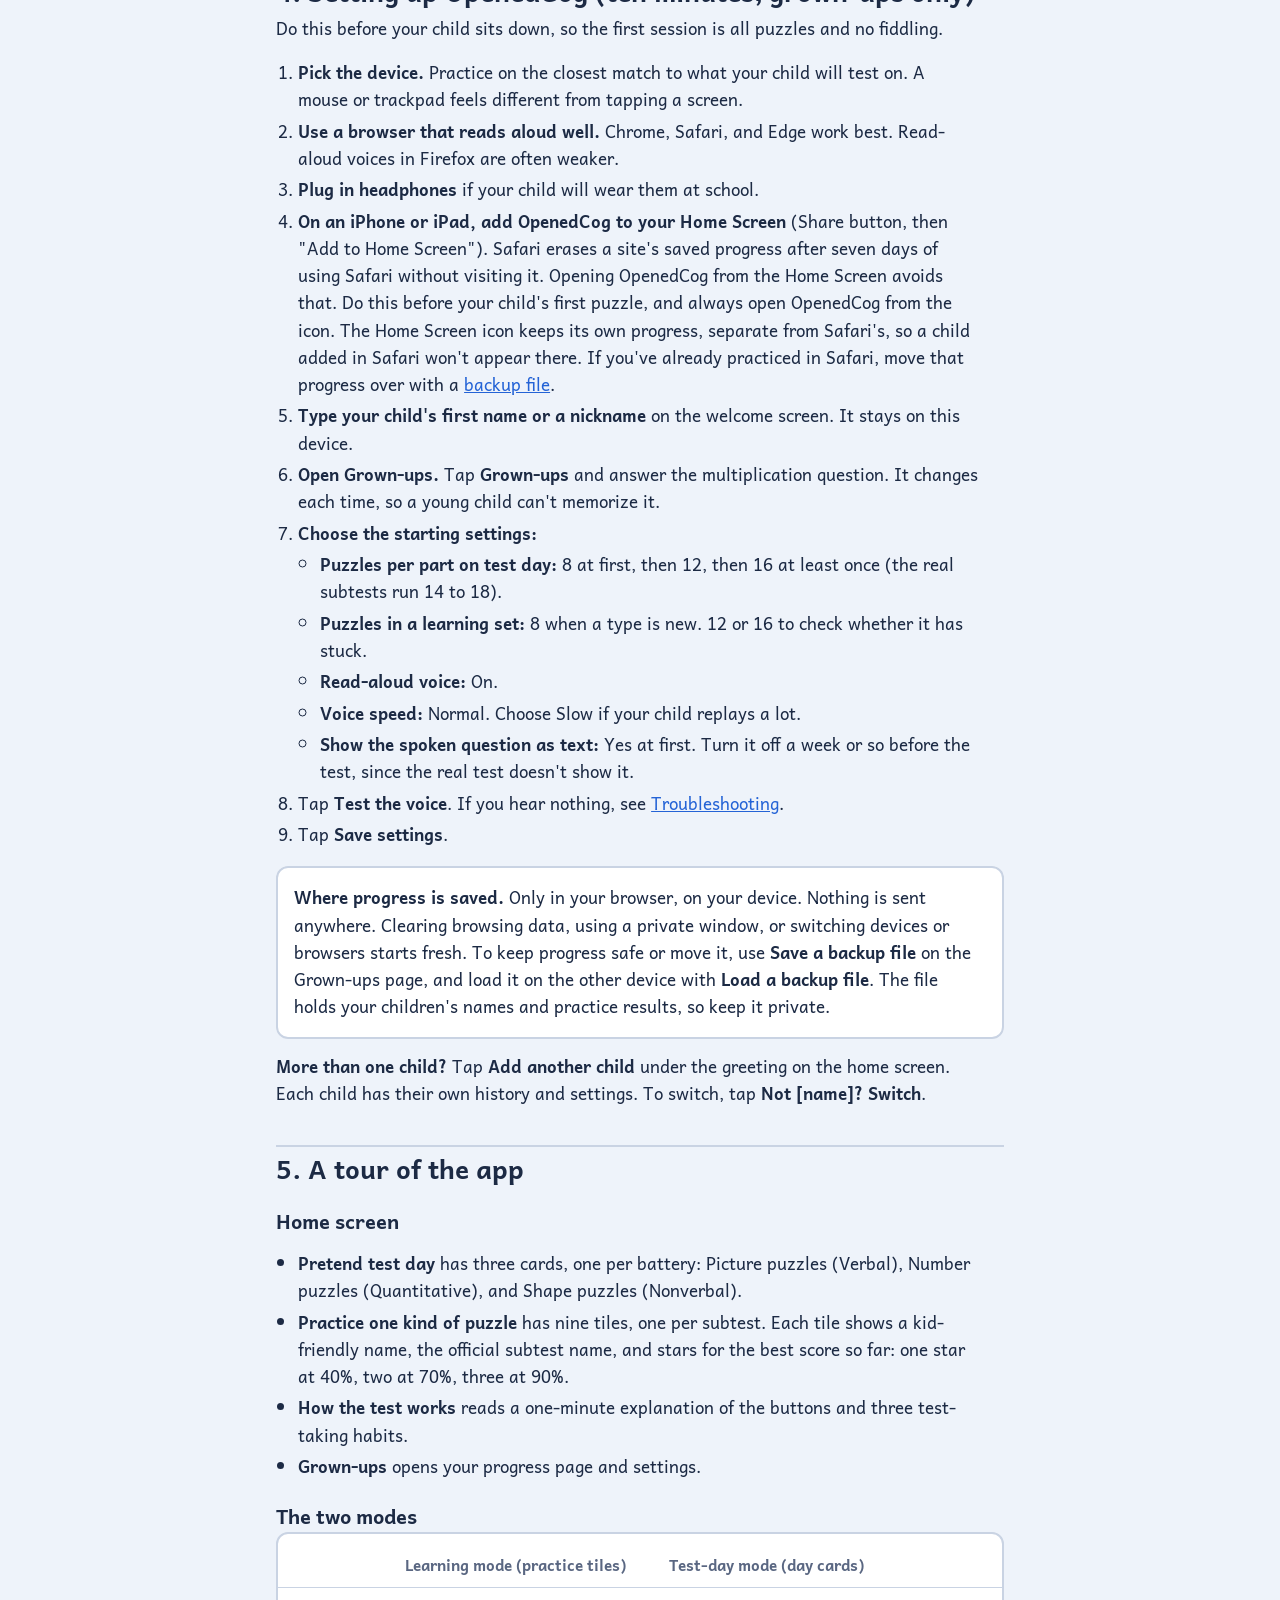
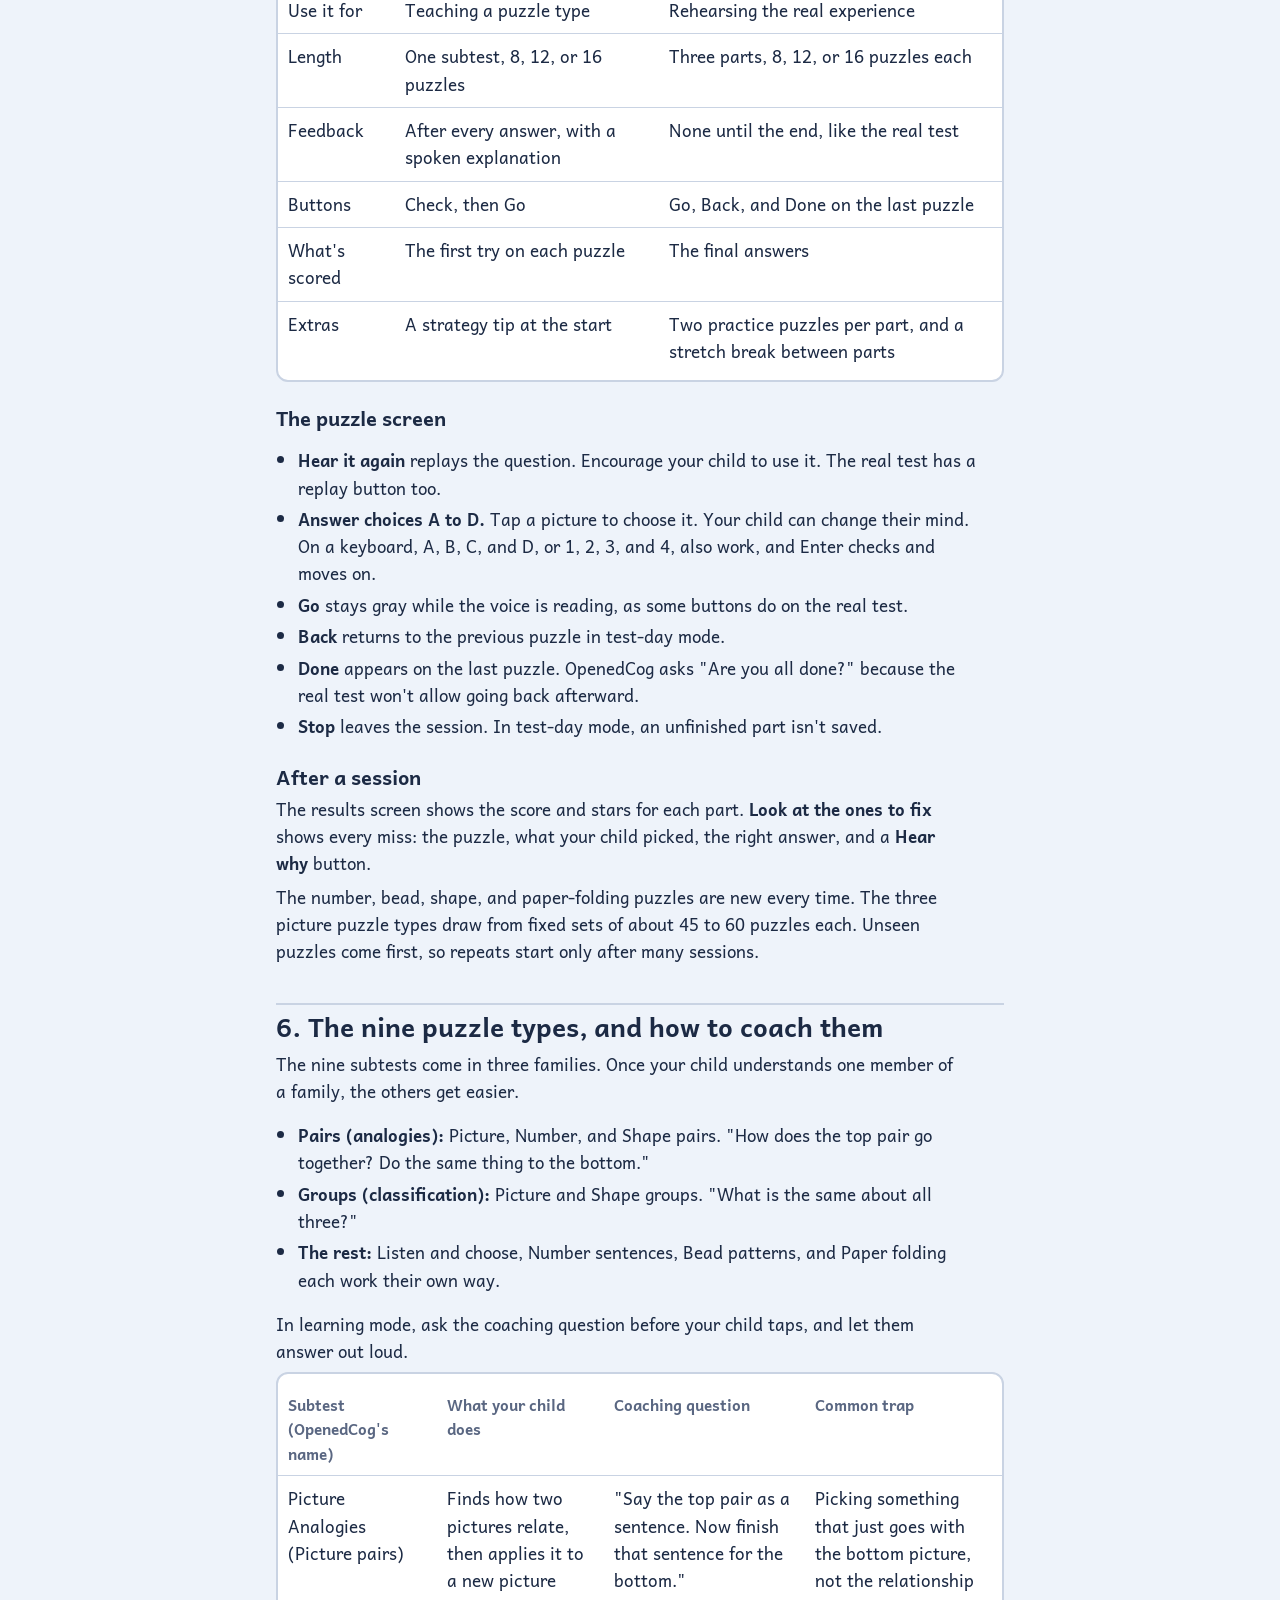
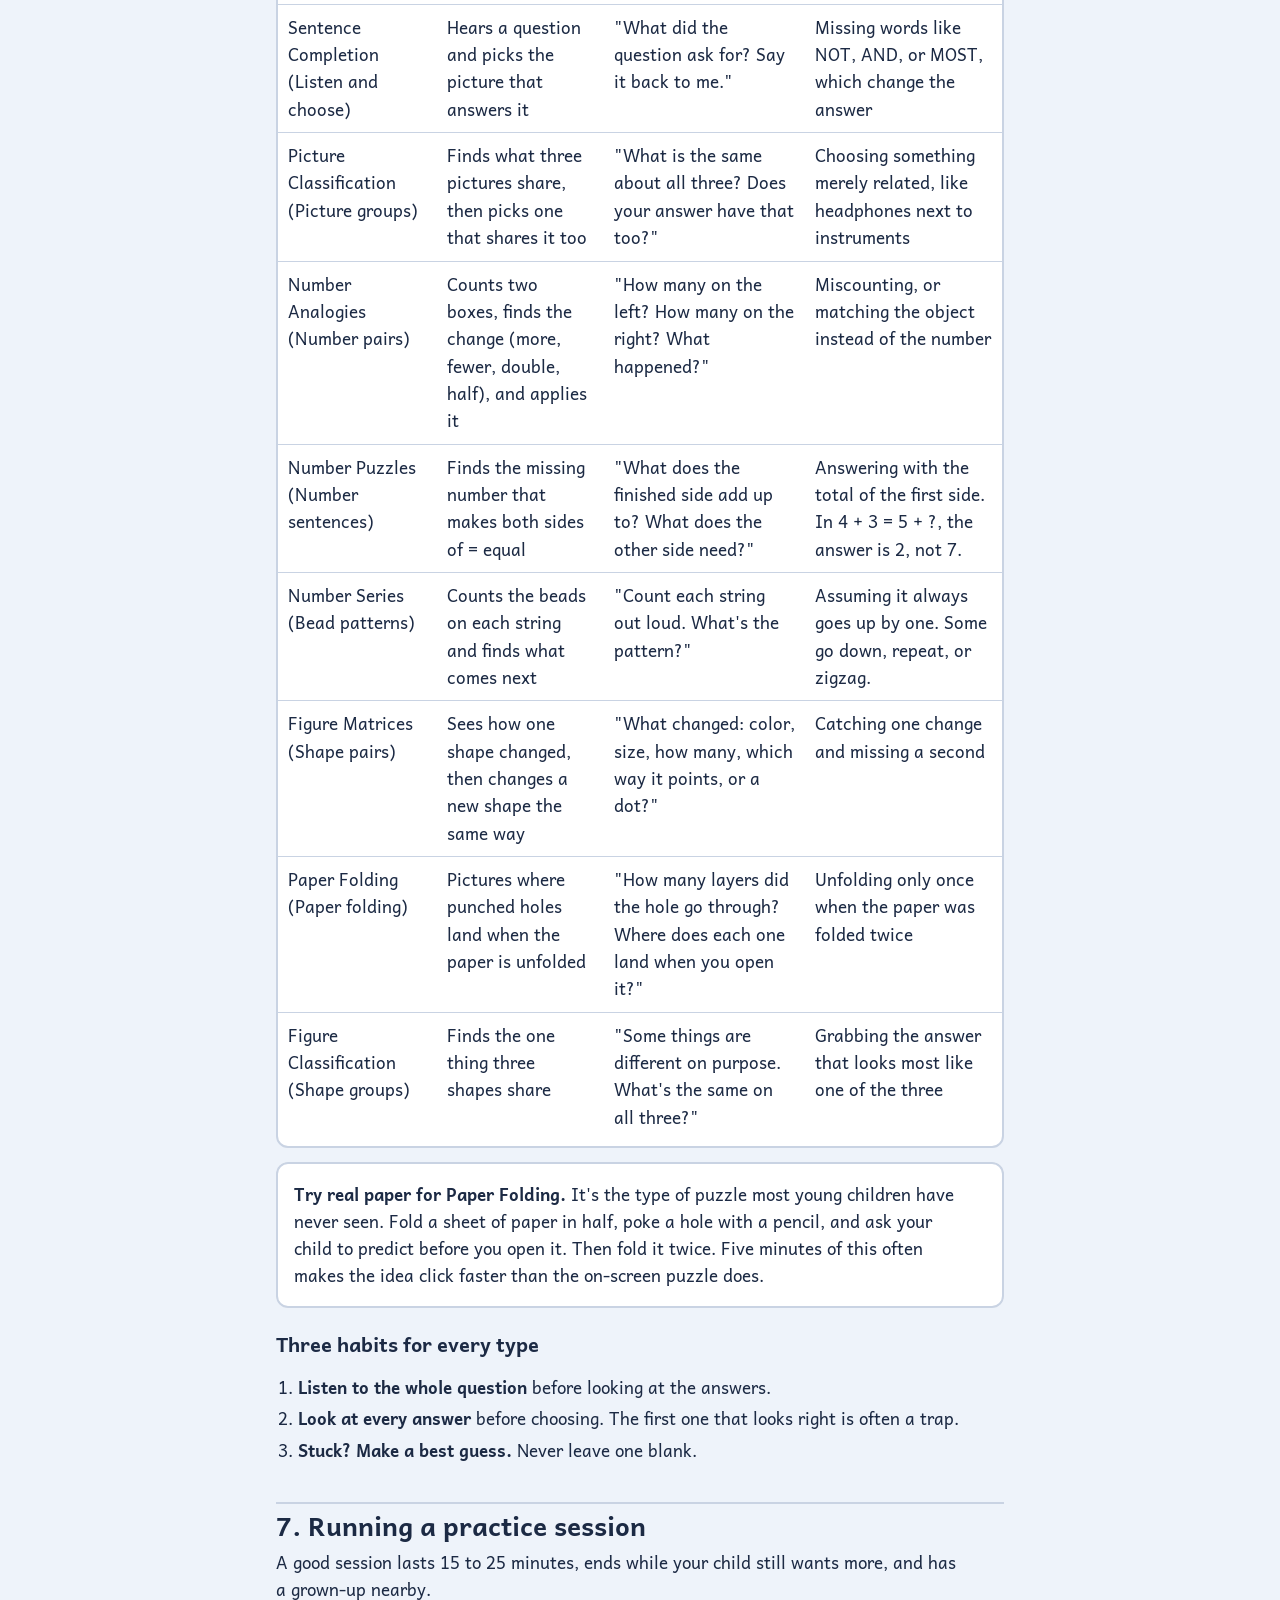
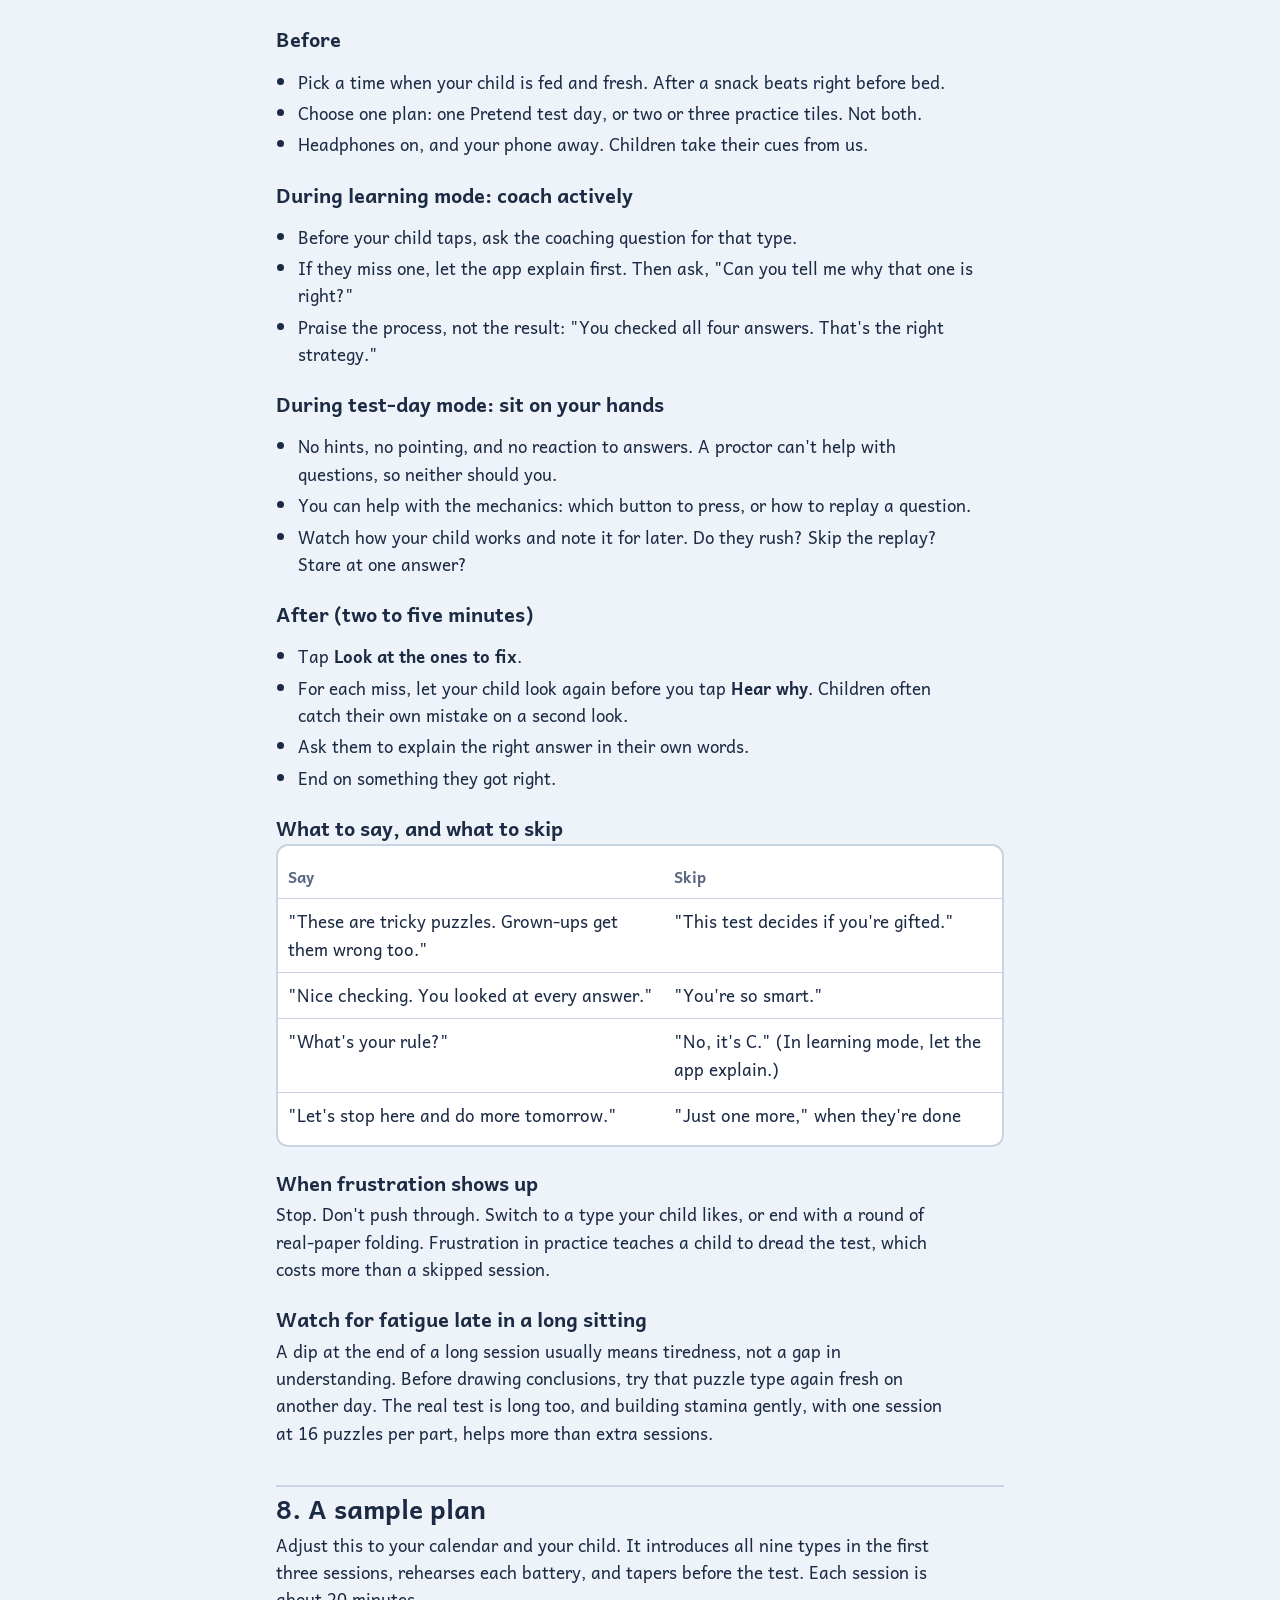
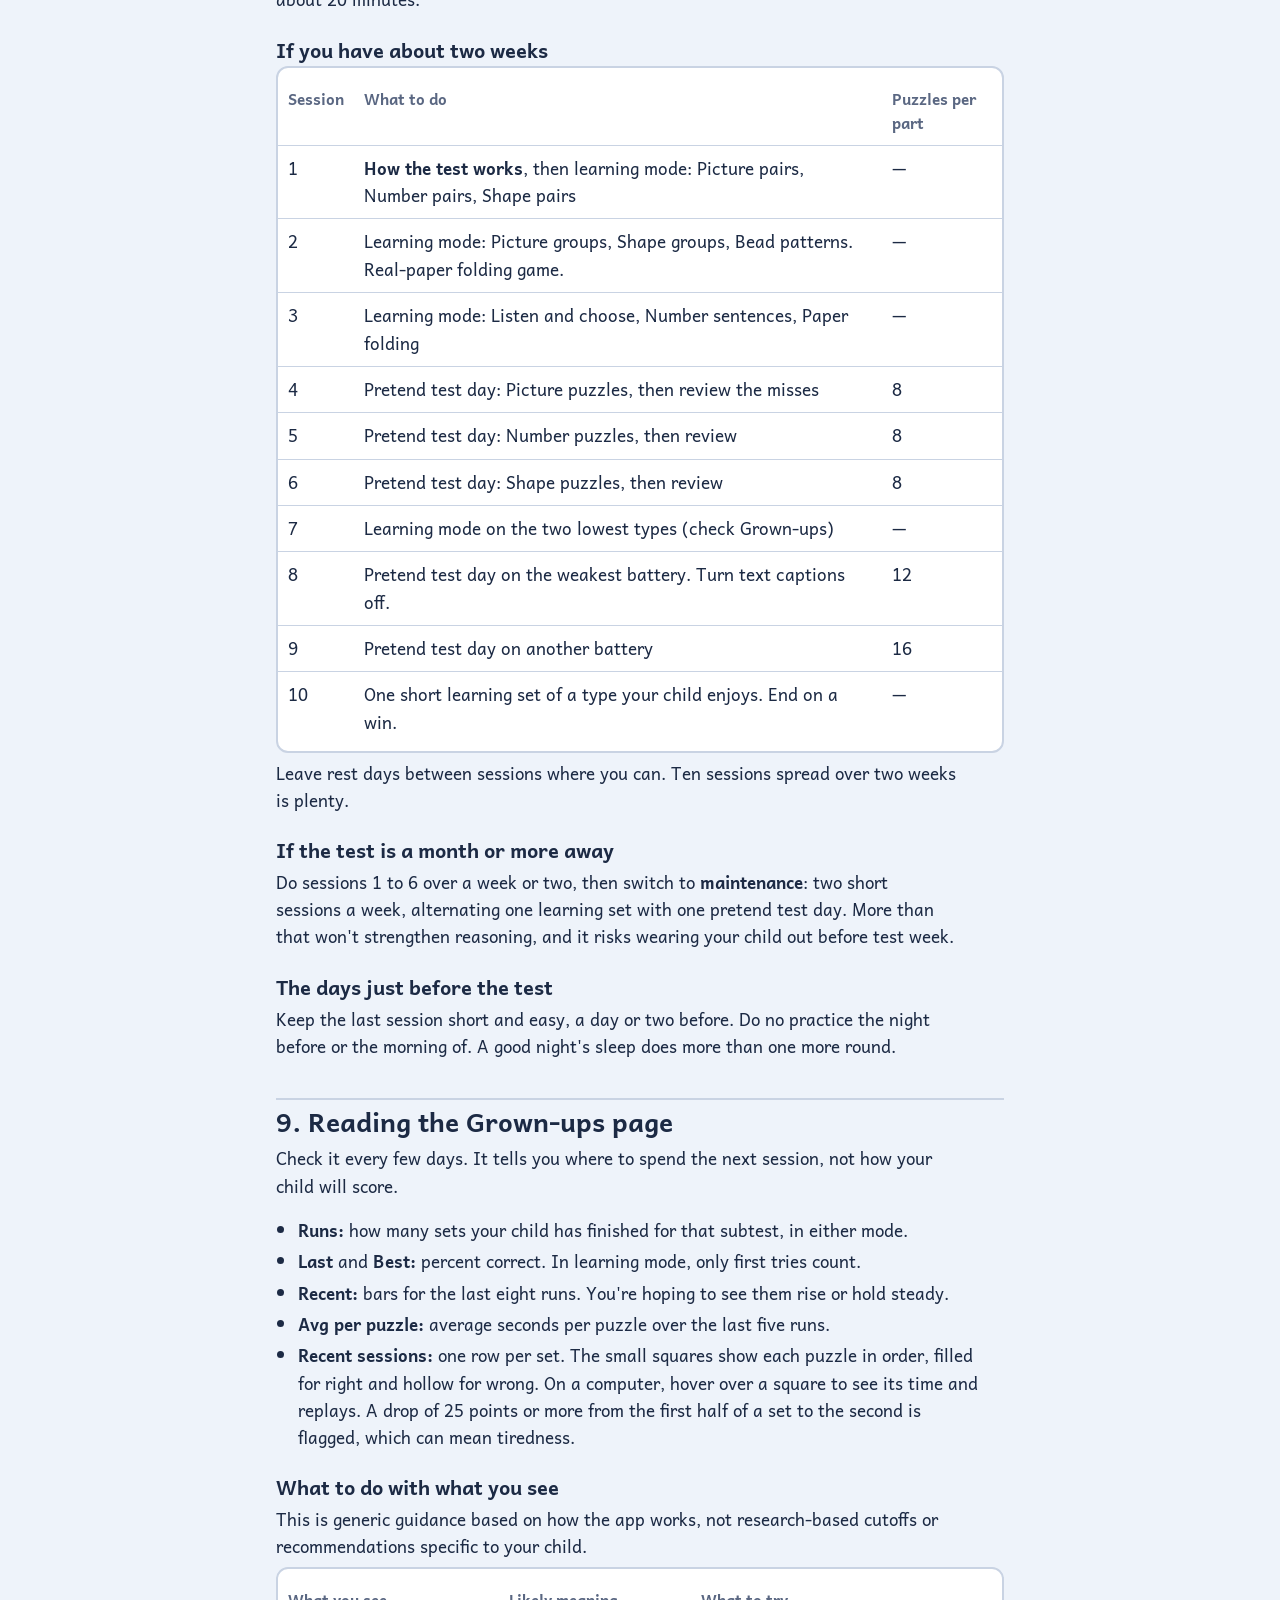
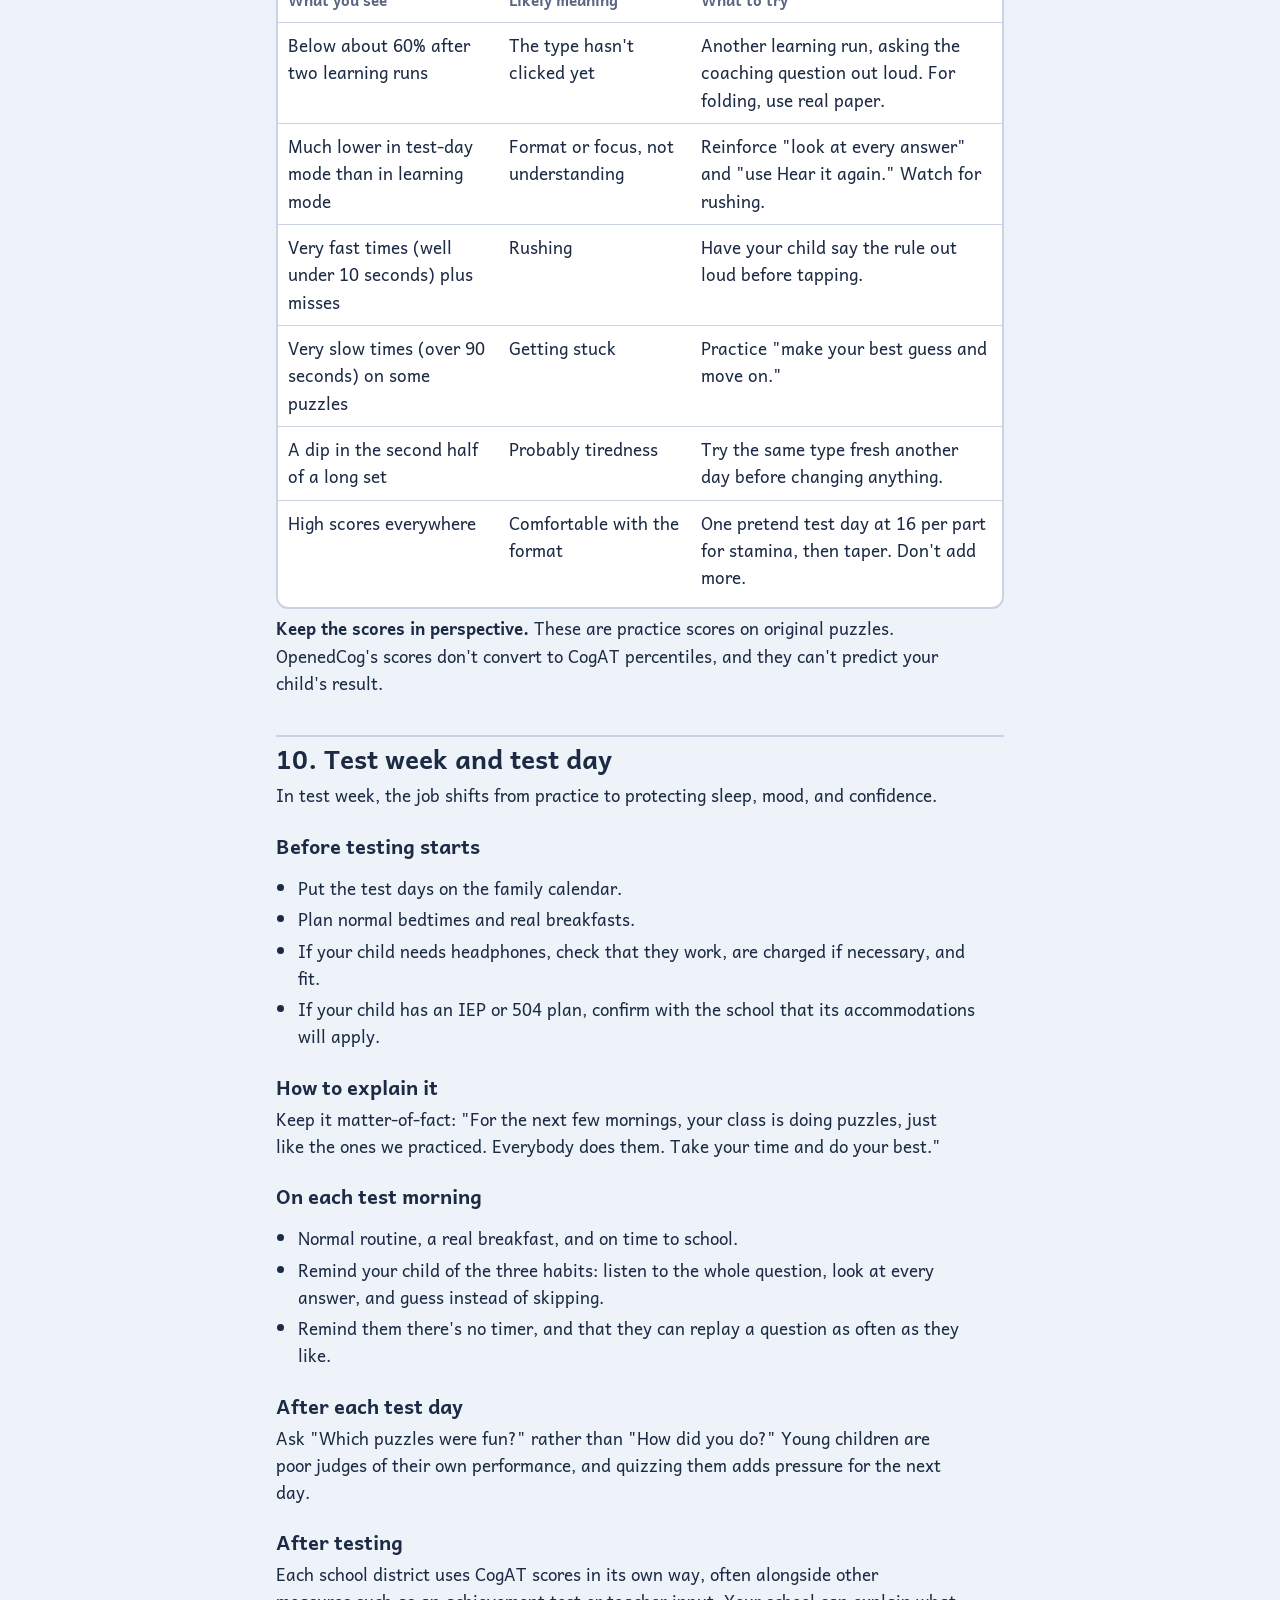
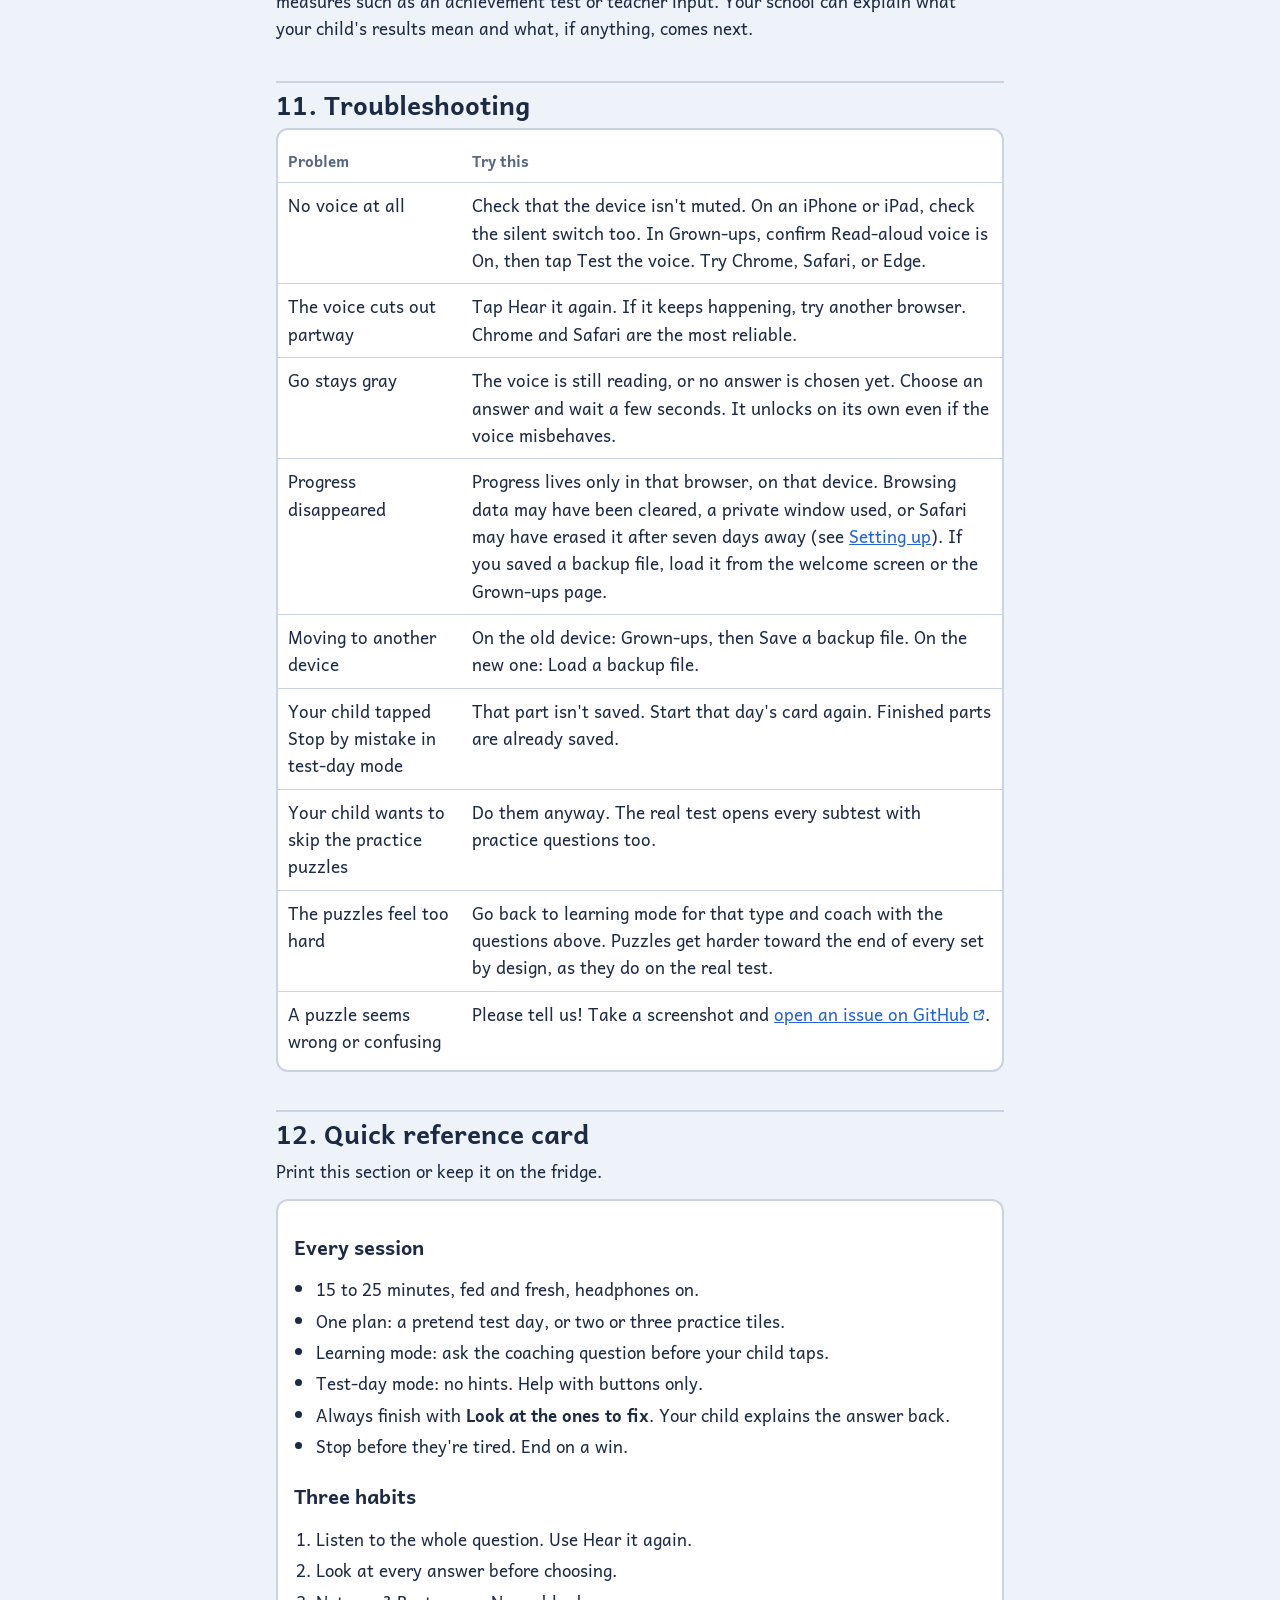
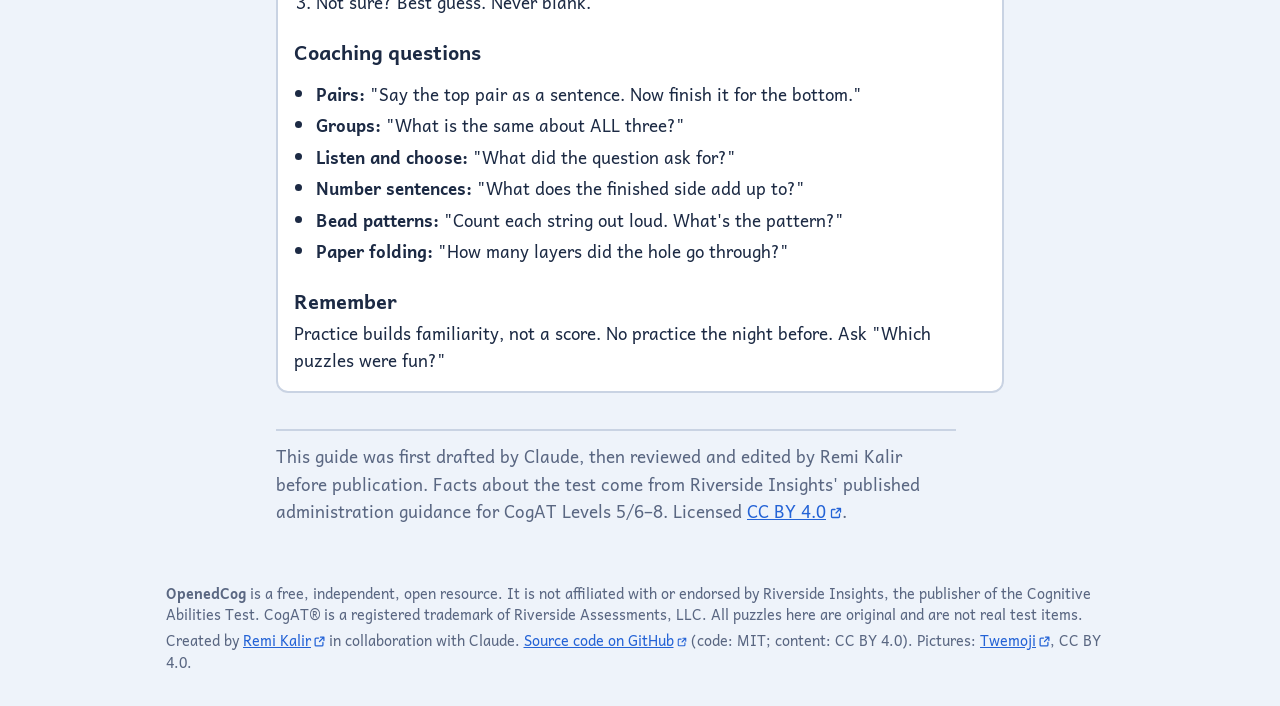
<file: guide.html>
<!doctype html>
<html lang="en">
<head>
<meta charset="utf-8">
<meta name="viewport" content="width=device-width, initial-scale=1">
<title>Parent guide · OpenedCog</title>
<meta name="description" content="A guide for parents and caregivers coaching a young child with OpenedCog, free and open practice in the format of the CogAT® Level 8 (grade 2).">
<meta name="color-scheme" content="light dark">
<link rel="icon" href="icons/favicon.svg" type="image/svg+xml">
<link rel="icon" href="icons/icon-32.png" type="image/png" sizes="32x32">
<link rel="apple-touch-icon" href="icons/apple-touch-icon.png">
<link rel="manifest" href="manifest.webmanifest">
<meta name="theme-color" content="#EEF3FA" media="(prefers-color-scheme: light)">
<meta name="theme-color" content="#101829" media="(prefers-color-scheme: dark)">
<link rel="canonical" href="https://remikalir.github.io/openedcog/guide.html">
<meta property="og:type" content="website">
<meta property="og:site_name" content="OpenedCog">
<meta property="og:title" content="Parent guide · OpenedCog">
<meta property="og:description" content="A guide for parents and caregivers coaching a young child with OpenedCog, free and open practice in the format of the CogAT® Level 8 (grade 2).">
<meta property="og:url" content="https://remikalir.github.io/openedcog/guide.html">
<meta property="og:image" content="https://remikalir.github.io/openedcog/og-image.png">
<meta property="og:image:width" content="1200">
<meta property="og:image:height" content="630">
<meta property="og:image:alt" content="OpenedCog: free, open puzzle practice for the CogAT Level 8 (grade 2). No accounts, no tracking, open source.">
<meta name="twitter:card" content="summary_large_image">
<link rel="stylesheet" href="css/app.css">
</head>
<body>
<nav class="docnav" aria-label="OpenedCog pages">
  <a class="brand" href="./">🧩 OpenedCog</a>
  <a href="./">Practice</a>
  <a href="guide.html" aria-current="page">Parent guide</a>
  <a href="faq.html">FAQ</a>
  <a href="about.html">About</a>
  <a href="principles.html">Design principles</a>
</nav>
<main class="doc">
<h1>Parent guide</h1>
<p class="lede">How to help a young child practice with OpenedCog, for parents and caregivers who are meeting the CogAT for the first time.</p>
<p class="print-btn no-print"><button class="btn" onclick="window.print()">Print this guide or save it as a PDF</button></p>

<p><b>In this guide</b></p>
<ol class="toc">
  <li><a href="#start">Start here</a></li>
  <li><a href="#test">What the real test is like</a></li>
  <li><a href="#school">Questions to ask your school</a></li>
  <li><a href="#setup">Setting up OpenedCog</a></li>
  <li><a href="#tour">A tour of the app</a></li>
  <li><a href="#types">The nine puzzle types, and how to coach them</a></li>
  <li><a href="#session">Running a practice session</a></li>
  <li><a href="#plan">A sample plan</a></li>
  <li><a href="#dashboard">Reading the Grown-ups page</a></li>
  <li><a href="#testday">Test week and test day</a></li>
  <li><a href="#trouble">Troubleshooting</a></li>
  <li><a href="#card">Quick reference card</a></li>
</ol>

<h2 id="start">1. Start here</h2>
<p>The goal of practice is simple: on test day, nothing about the format should surprise your child. That way, the score reflects how they reason, not whether they understood the buttons, the voice, or what a question type was asking.</p>
<p>The CogAT is a reasoning test, not a knowledge test. You can't teach the answers, and drilling won't build reasoning. Three things do help:</p>
<ul>
  <li>knowing what each of the nine question types asks</li>
  <li>a few calm habits: listen to the whole question, look at every choice, and guess rather than skip</li>
  <li>enough stamina to stay careful through a long sitting</li>
</ul>
<div class="callout key">
  <p><b>What OpenedCog can't do.</b> Every puzzle here is original. None are real test items. Practice scores don't convert to CogAT scores and can't predict your child's result or placement. No service or technology can honestly promise that practice raises a score. Familiarity is the goal, not a number.</p>
</div>
<h3>The five-minute version</h3>
<ol>
  <li>Open OpenedCog together and tap <b>How the test works</b>. Let it read to your child.</li>
  <li>For the first few sessions, use <b>Practice one kind of puzzle</b> (learning mode). Your child gets feedback and an explanation after every answer.</li>
  <li>Once they've tried all nine types, switch to <b>Pretend test day</b>. It works like the real test: no feedback until the end.</li>
  <li>After every session, tap <b>Look at the ones to fix</b> and go over the misses together.</li>
  <li>Every few days, check the <b>Grown-ups</b> page to see which puzzle types need more time.</li>
  <li>Keep it light. Call it "puzzle practice," not something like "the gifted test."</li>
</ol>

<h2 id="test">2. What the real test is like</h2>
<p>OpenedCog is built around <b>CogAT Level 8</b>, the level most schools give in second grade. Districts give the test in different ways, so treat this section as the general picture and check the details with your school (see the next section).</p>
<div class="tablewrap"><table>
  <thead><tr><th>What</th><th>At Level 8</th></tr></thead>
  <tbody>
    <tr><td>Reading</td><td>None required. Every question and answer is a picture, and the questions are read aloud.</td></tr>
    <tr><td>Who reads aloud</td><td>Online, a recorded voice reads through headphones, in English or Spanish. Some schools instead have a teacher read the questions aloud.</td></tr>
    <tr><td>Timing</td><td>Untimed. Riverside, the publisher, estimates about 11 to 15 minutes per subtest, but children aren't stopped by a clock.</td></tr>
    <tr><td>Length</td><td>Nine subtests in three batteries. Each subtest has 14 to 18 questions.</td></tr>
    <tr><td>Schedule</td><td>Riverside recommends no more than one battery (three subtests) per day at this level, so the full test is often spread over three days.</td></tr>
    <tr><td>Practice questions</td><td>Each subtest opens with practice questions. Online, a wrong practice answer gets a spoken explanation, and the child must choose the right one to move on.</td></tr>
    <tr><td>Buttons (online)</td><td><b>Go</b> moves ahead, <b>Back</b> goes to the previous question, a replay button repeats the question, and <b>Done</b> ends the subtest. After Done, a child can't return to that subtest. Some buttons are unavailable while the voice is playing.</td></tr>
  </tbody>
</table></div>
<h3>The three batteries</h3>
<div class="tablewrap"><table>
  <thead><tr><th>Battery (OpenedCog's name)</th><th>Subtests</th></tr></thead>
  <tbody>
    <tr><td>Verbal (Picture puzzles)</td><td>Picture Analogies, Sentence Completion, Picture Classification</td></tr>
    <tr><td>Quantitative (Number puzzles)</td><td>Number Analogies, Number Puzzles, Number Series</td></tr>
    <tr><td>Nonverbal (Shape puzzles)</td><td>Figure Matrices, Paper Folding, Figure Classification</td></tr>
  </tbody>
</table></div>
<p><b>Some school districts use a shorter Screening Form.</b> It has just the three analogy subtests: Picture Analogies, Number Analogies, and Figure Matrices. Children who do well may then take the other six. If your district uses it, those three practice tiles matter most.</p>
<p>OpenedCog models the online, read-aloud version, because that's the one with buttons to learn. If your child's school uses paper and a teacher reading aloud, the puzzle types are the same and the practice still applies. Just skip the button lessons.</p>

<h2 id="school">3. Questions to ask your school</h2>
<p>Schools usually send a letter before screening. If it doesn't answer these, the person to ask is often your child's teacher or the school's gifted or advanced learning contact.</p>
<ul>
  <li>When is testing, and over how many days?</li>
  <li>Is it the full CogAT or the Screening Form?</li>
  <li>Online or on paper? On what device: a laptop, a Chromebook, or a tablet?</li>
  <li>Should my child bring headphones?</li>
  <li>Can my child take the audio in Spanish?</li>
  <li>If my child has an IEP or 504 plan, will its accommodations apply?</li>
  <li>How will the scores be used, and when will we get results?</li>
  <li>Can families opt out, and is there a deadline?</li>
</ul>

<h2 id="setup">4. Setting up OpenedCog (ten minutes, grown-ups only)</h2>
<p>Do this before your child sits down, so the first session is all puzzles and no fiddling.</p>
<ol>
  <li><b>Pick the device.</b> Practice on the closest match to what your child will test on. A mouse or trackpad feels different from tapping a screen.</li>
  <li><b>Use a browser that reads aloud well.</b> Chrome, Safari, and Edge work best. Read-aloud voices in Firefox are often weaker.</li>
  <li><b>Plug in headphones</b> if your child will wear them at school.</li>
  <li><b>On an iPhone or iPad, add OpenedCog to your Home Screen</b> (Share button, then "Add to Home Screen"). Safari erases a site's saved progress after seven days of using Safari without visiting it. Opening OpenedCog from the Home Screen avoids that. Do this before your child's first puzzle, and always open OpenedCog from the icon. The Home Screen icon keeps its own progress, separate from Safari's, so a child added in Safari won't appear there. If you've already practiced in Safari, move that progress over with a <a href="faq.html#backup">backup file</a>.</li>
  <li><b>Type your child's first name or a nickname</b> on the welcome screen. It stays on this device.</li>
  <li><b>Open Grown-ups.</b> Tap <b>Grown-ups</b> and answer the multiplication question. It changes each time, so a young child can't memorize it.</li>
  <li><b>Choose the starting settings:</b>
    <ul>
      <li><b>Puzzles per part on test day:</b> 8 at first, then 12, then 16 at least once (the real subtests run 14 to 18).</li>
      <li><b>Puzzles in a learning set:</b> 8 when a type is new. 12 or 16 to check whether it has stuck.</li>
      <li><b>Read-aloud voice:</b> On.</li>
      <li><b>Voice speed:</b> Normal. Choose Slow if your child replays a lot.</li>
      <li><b>Show the spoken question as text:</b> Yes at first. Turn it off a week or so before the test, since the real test doesn't show it.</li>
    </ul>
  </li>
  <li>Tap <b>Test the voice</b>. If you hear nothing, see <a href="#trouble">Troubleshooting</a>.</li>
  <li>Tap <b>Save settings</b>.</li>
</ol>
<div class="callout">
  <p><b>Where progress is saved.</b> Only in your browser, on your device. Nothing is sent anywhere. Clearing browsing data, using a private window, or switching devices or browsers starts fresh. To keep progress safe or move it, use <b>Save a backup file</b> on the Grown-ups page, and load it on the other device with <b>Load a backup file</b>. The file holds your children's names and practice results, so keep it private.</p>
</div>
<p><b>More than one child?</b> Tap <b>Add another child</b> under the greeting on the home screen. Each child has their own history and settings. To switch, tap <b>Not [name]? Switch</b>.</p>

<h2 id="tour">5. A tour of the app</h2>
<h3>Home screen</h3>
<ul>
  <li><b>Pretend test day</b> has three cards, one per battery: Picture puzzles (Verbal), Number puzzles (Quantitative), and Shape puzzles (Nonverbal).</li>
  <li><b>Practice one kind of puzzle</b> has nine tiles, one per subtest. Each tile shows a kid-friendly name, the official subtest name, and stars for the best score so far: one star at 40%, two at 70%, three at 90%.</li>
  <li><b>How the test works</b> reads a one-minute explanation of the buttons and three test-taking habits.</li>
  <li><b>Grown-ups</b> opens your progress page and settings.</li>
</ul>
<h3>The two modes</h3>
<div class="tablewrap"><table>
  <thead><tr><th></th><th>Learning mode (practice tiles)</th><th>Test-day mode (day cards)</th></tr></thead>
  <tbody>
    <tr><td>Use it for</td><td>Teaching a puzzle type</td><td>Rehearsing the real experience</td></tr>
    <tr><td>Length</td><td>One subtest, 8, 12, or 16 puzzles</td><td>Three parts, 8, 12, or 16 puzzles each</td></tr>
    <tr><td>Feedback</td><td>After every answer, with a spoken explanation</td><td>None until the end, like the real test</td></tr>
    <tr><td>Buttons</td><td>Check, then Go</td><td>Go, Back, and Done on the last puzzle</td></tr>
    <tr><td>What's scored</td><td>The first try on each puzzle</td><td>The final answers</td></tr>
    <tr><td>Extras</td><td>A strategy tip at the start</td><td>Two practice puzzles per part, and a stretch break between parts</td></tr>
  </tbody>
</table></div>
<h3>The puzzle screen</h3>
<ul>
  <li><b>Hear it again</b> replays the question. Encourage your child to use it. The real test has a replay button too.</li>
  <li><b>Answer choices A to D.</b> Tap a picture to choose it. Your child can change their mind. On a keyboard, A, B, C, and D, or 1, 2, 3, and 4, also work, and Enter checks and moves on.</li>
  <li><b>Go</b> stays gray while the voice is reading, as some buttons do on the real test.</li>
  <li><b>Back</b> returns to the previous puzzle in test-day mode.</li>
  <li><b>Done</b> appears on the last puzzle. OpenedCog asks "Are you all done?" because the real test won't allow going back afterward.</li>
  <li><b>Stop</b> leaves the session. In test-day mode, an unfinished part isn't saved.</li>
</ul>
<h3>After a session</h3>
<p>The results screen shows the score and stars for each part. <b>Look at the ones to fix</b> shows every miss: the puzzle, what your child picked, the right answer, and a <b>Hear why</b> button.</p>
<p>The number, bead, shape, and paper-folding puzzles are new every time. The three picture puzzle types draw from fixed sets of about 45 to 60 puzzles each. Unseen puzzles come first, so repeats start only after many sessions.</p>

<h2 id="types">6. The nine puzzle types, and how to coach them</h2>
<p>The nine subtests come in three families. Once your child understands one member of a family, the others get easier.</p>
<ul>
  <li><b>Pairs (analogies):</b> Picture, Number, and Shape pairs. "How does the top pair go together? Do the same thing to the bottom."</li>
  <li><b>Groups (classification):</b> Picture and Shape groups. "What is the same about all three?"</li>
  <li><b>The rest:</b> Listen and choose, Number sentences, Bead patterns, and Paper folding each work their own way.</li>
</ul>
<p>In learning mode, ask the coaching question before your child taps, and let them answer out loud.</p>
<div class="tablewrap"><table>
  <thead><tr><th>Subtest (OpenedCog's name)</th><th>What your child does</th><th>Coaching question</th><th>Common trap</th></tr></thead>
  <tbody>
    <tr><td>Picture Analogies (Picture pairs)</td><td>Finds how two pictures relate, then applies it to a new picture</td><td>"Say the top pair as a sentence. Now finish that sentence for the bottom."</td><td>Picking something that just goes with the bottom picture, not the relationship</td></tr>
    <tr><td>Sentence Completion (Listen and choose)</td><td>Hears a question and picks the picture that answers it</td><td>"What did the question ask for? Say it back to me."</td><td>Missing words like NOT, AND, or MOST, which change the answer</td></tr>
    <tr><td>Picture Classification (Picture groups)</td><td>Finds what three pictures share, then picks one that shares it too</td><td>"What is the same about all three? Does your answer have that too?"</td><td>Choosing something merely related, like headphones next to instruments</td></tr>
    <tr><td>Number Analogies (Number pairs)</td><td>Counts two boxes, finds the change (more, fewer, double, half), and applies it</td><td>"How many on the left? How many on the right? What happened?"</td><td>Miscounting, or matching the object instead of the number</td></tr>
    <tr><td>Number Puzzles (Number sentences)</td><td>Finds the missing number that makes both sides of = equal</td><td>"What does the finished side add up to? What does the other side need?"</td><td>Answering with the total of the first side. In 4 + 3 = 5 + ?, the answer is 2, not 7.</td></tr>
    <tr><td>Number Series (Bead patterns)</td><td>Counts the beads on each string and finds what comes next</td><td>"Count each string out loud. What's the pattern?"</td><td>Assuming it always goes up by one. Some go down, repeat, or zigzag.</td></tr>
    <tr><td>Figure Matrices (Shape pairs)</td><td>Sees how one shape changed, then changes a new shape the same way</td><td>"What changed: color, size, how many, which way it points, or a dot?"</td><td>Catching one change and missing a second</td></tr>
    <tr><td>Paper Folding (Paper folding)</td><td>Pictures where punched holes land when the paper is unfolded</td><td>"How many layers did the hole go through? Where does each one land when you open it?"</td><td>Unfolding only once when the paper was folded twice</td></tr>
    <tr><td>Figure Classification (Shape groups)</td><td>Finds the one thing three shapes share</td><td>"Some things are different on purpose. What's the same on all three?"</td><td>Grabbing the answer that looks most like one of the three</td></tr>
  </tbody>
</table></div>
<div class="callout">
  <p><b>Try real paper for Paper Folding.</b> It's the type of puzzle most young children have never seen. Fold a sheet of paper in half, poke a hole with a pencil, and ask your child to predict before you open it. Then fold it twice. Five minutes of this often makes the idea click faster than the on-screen puzzle does.</p>
</div>
<h3>Three habits for every type</h3>
<ol>
  <li><b>Listen to the whole question</b> before looking at the answers.</li>
  <li><b>Look at every answer</b> before choosing. The first one that looks right is often a trap.</li>
  <li><b>Stuck? Make a best guess.</b> Never leave one blank.</li>
</ol>

<h2 id="session">7. Running a practice session</h2>
<p>A good session lasts 15 to 25 minutes, ends while your child still wants more, and has a grown-up nearby.</p>
<h3>Before</h3>
<ul>
  <li>Pick a time when your child is fed and fresh. After a snack beats right before bed.</li>
  <li>Choose one plan: one Pretend test day, or two or three practice tiles. Not both.</li>
  <li>Headphones on, and your phone away. Children take their cues from us.</li>
</ul>
<h3>During learning mode: coach actively</h3>
<ul>
  <li>Before your child taps, ask the coaching question for that type.</li>
  <li>If they miss one, let the app explain first. Then ask, "Can you tell me why that one is right?"</li>
  <li>Praise the process, not the result: "You checked all four answers. That's the right strategy."</li>
</ul>
<h3>During test-day mode: sit on your hands</h3>
<ul>
  <li>No hints, no pointing, and no reaction to answers. A proctor can't help with questions, so neither should you.</li>
  <li>You can help with the mechanics: which button to press, or how to replay a question.</li>
  <li>Watch how your child works and note it for later. Do they rush? Skip the replay? Stare at one answer?</li>
</ul>
<h3>After (two to five minutes)</h3>
<ul>
  <li>Tap <b>Look at the ones to fix</b>.</li>
  <li>For each miss, let your child look again before you tap <b>Hear why</b>. Children often catch their own mistake on a second look.</li>
  <li>Ask them to explain the right answer in their own words.</li>
  <li>End on something they got right.</li>
</ul>
<h3>What to say, and what to skip</h3>
<div class="tablewrap"><table>
  <thead><tr><th>Say</th><th>Skip</th></tr></thead>
  <tbody>
    <tr><td>"These are tricky puzzles. Grown-ups get them wrong too."</td><td>"This test decides if you're gifted."</td></tr>
    <tr><td>"Nice checking. You looked at every answer."</td><td>"You're so smart."</td></tr>
    <tr><td>"What's your rule?"</td><td>"No, it's C." (In learning mode, let the app explain.)</td></tr>
    <tr><td>"Let's stop here and do more tomorrow."</td><td>"Just one more," when they're done</td></tr>
  </tbody>
</table></div>
<h3>When frustration shows up</h3>
<p>Stop. Don't push through. Switch to a type your child likes, or end with a round of real-paper folding. Frustration in practice teaches a child to dread the test, which costs more than a skipped session.</p>
<h3>Watch for fatigue late in a long sitting</h3>
<p>A dip at the end of a long session usually means tiredness, not a gap in understanding. Before drawing conclusions, try that puzzle type again fresh on another day. The real test is long too, and building stamina gently, with one session at 16 puzzles per part, helps more than extra sessions.</p>

<h2 id="plan">8. A sample plan</h2>
<p>Adjust this to your calendar and your child. It introduces all nine types in the first three sessions, rehearses each battery, and tapers before the test. Each session is about 20 minutes.</p>
<h3>If you have about two weeks</h3>
<div class="tablewrap"><table>
  <thead><tr><th>Session</th><th>What to do</th><th>Puzzles per part</th></tr></thead>
  <tbody>
    <tr><td>1</td><td><b>How the test works</b>, then learning mode: Picture pairs, Number pairs, Shape pairs</td><td>—</td></tr>
    <tr><td>2</td><td>Learning mode: Picture groups, Shape groups, Bead patterns. Real-paper folding game.</td><td>—</td></tr>
    <tr><td>3</td><td>Learning mode: Listen and choose, Number sentences, Paper folding</td><td>—</td></tr>
    <tr><td>4</td><td>Pretend test day: Picture puzzles, then review the misses</td><td>8</td></tr>
    <tr><td>5</td><td>Pretend test day: Number puzzles, then review</td><td>8</td></tr>
    <tr><td>6</td><td>Pretend test day: Shape puzzles, then review</td><td>8</td></tr>
    <tr><td>7</td><td>Learning mode on the two lowest types (check Grown-ups)</td><td>—</td></tr>
    <tr><td>8</td><td>Pretend test day on the weakest battery. Turn text captions off.</td><td>12</td></tr>
    <tr><td>9</td><td>Pretend test day on another battery</td><td>16</td></tr>
    <tr><td>10</td><td>One short learning set of a type your child enjoys. End on a win.</td><td>—</td></tr>
  </tbody>
</table></div>
<p>Leave rest days between sessions where you can. Ten sessions spread over two weeks is plenty.</p>
<h3>If the test is a month or more away</h3>
<p>Do sessions 1 to 6 over a week or two, then switch to <b>maintenance</b>: two short sessions a week, alternating one learning set with one pretend test day. More than that won't strengthen reasoning, and it risks wearing your child out before test week.</p>
<h3>The days just before the test</h3>
<p>Keep the last session short and easy, a day or two before. Do no practice the night before or the morning of. A good night's sleep does more than one more round.</p>

<h2 id="dashboard">9. Reading the Grown-ups page</h2>
<p>Check it every few days. It tells you where to spend the next session, not how your child will score.</p>
<ul>
  <li><b>Runs:</b> how many sets your child has finished for that subtest, in either mode.</li>
  <li><b>Last</b> and <b>Best:</b> percent correct. In learning mode, only first tries count.</li>
  <li><b>Recent:</b> bars for the last eight runs. You're hoping to see them rise or hold steady.</li>
  <li><b>Avg per puzzle:</b> average seconds per puzzle over the last five runs.</li>
  <li><b>Recent sessions:</b> one row per set. The small squares show each puzzle in order, filled for right and hollow for wrong. On a computer, hover over a square to see its time and replays. A drop of 25 points or more from the first half of a set to the second is flagged, which can mean tiredness.</li>
</ul>
<h3>What to do with what you see</h3>
<p>This is generic guidance based on how the app works, not research-based cutoffs or recommendations specific to your child.</p>
<div class="tablewrap"><table>
  <thead><tr><th>What you see</th><th>Likely meaning</th><th>What to try</th></tr></thead>
  <tbody>
    <tr><td>Below about 60% after two learning runs</td><td>The type hasn't clicked yet</td><td>Another learning run, asking the coaching question out loud. For folding, use real paper.</td></tr>
    <tr><td>Much lower in test-day mode than in learning mode</td><td>Format or focus, not understanding</td><td>Reinforce "look at every answer" and "use Hear it again." Watch for rushing.</td></tr>
    <tr><td>Very fast times (well under 10 seconds) plus misses</td><td>Rushing</td><td>Have your child say the rule out loud before tapping.</td></tr>
    <tr><td>Very slow times (over 90 seconds) on some puzzles</td><td>Getting stuck</td><td>Practice "make your best guess and move on."</td></tr>
    <tr><td>A dip in the second half of a long set</td><td>Probably tiredness</td><td>Try the same type fresh another day before changing anything.</td></tr>
    <tr><td>High scores everywhere</td><td>Comfortable with the format</td><td>One pretend test day at 16 per part for stamina, then taper. Don't add more.</td></tr>
  </tbody>
</table></div>
<p><b>Keep the scores in perspective.</b> These are practice scores on original puzzles. OpenedCog's scores don't convert to CogAT percentiles, and they can't predict your child's result.</p>

<h2 id="testday">10. Test week and test day</h2>
<p>In test week, the job shifts from practice to protecting sleep, mood, and confidence.</p>
<h3>Before testing starts</h3>
<ul>
  <li>Put the test days on the family calendar.</li>
  <li>Plan normal bedtimes and real breakfasts.</li>
  <li>If your child needs headphones, check that they work, are charged if necessary, and fit.</li>
  <li>If your child has an IEP or 504 plan, confirm with the school that its accommodations will apply.</li>
</ul>
<h3>How to explain it</h3>
<p>Keep it matter-of-fact: "For the next few mornings, your class is doing puzzles, just like the ones we practiced. Everybody does them. Take your time and do your best."</p>
<h3>On each test morning</h3>
<ul>
  <li>Normal routine, a real breakfast, and on time to school.</li>
  <li>Remind your child of the three habits: listen to the whole question, look at every answer, and guess instead of skipping.</li>
  <li>Remind them there's no timer, and that they can replay a question as often as they like.</li>
</ul>
<h3>After each test day</h3>
<p>Ask "Which puzzles were fun?" rather than "How did you do?" Young children are poor judges of their own performance, and quizzing them adds pressure for the next day.</p>
<h3>After testing</h3>
<p>Each school district uses CogAT scores in its own way, often alongside other measures such as an achievement test or teacher input. Your school can explain what your child's results mean and what, if anything, comes next.</p>

<h2 id="trouble">11. Troubleshooting</h2>
<div class="tablewrap"><table>
  <thead><tr><th>Problem</th><th>Try this</th></tr></thead>
  <tbody>
    <tr><td>No voice at all</td><td>Check that the device isn't muted. On an iPhone or iPad, check the silent switch too. In Grown-ups, confirm Read-aloud voice is On, then tap Test the voice. Try Chrome, Safari, or Edge.</td></tr>
    <tr><td>The voice cuts out partway</td><td>Tap Hear it again. If it keeps happening, try another browser. Chrome and Safari are the most reliable.</td></tr>
    <tr><td>Go stays gray</td><td>The voice is still reading, or no answer is chosen yet. Choose an answer and wait a few seconds. It unlocks on its own even if the voice misbehaves.</td></tr>
    <tr><td>Progress disappeared</td><td>Progress lives only in that browser, on that device. Browsing data may have been cleared, a private window used, or Safari may have erased it after seven days away (see <a href="#setup">Setting up</a>). If you saved a backup file, load it from the welcome screen or the Grown-ups page.</td></tr>
    <tr><td>Moving to another device</td><td>On the old device: Grown-ups, then Save a backup file. On the new one: Load a backup file.</td></tr>
    <tr><td>Your child tapped Stop by mistake in test-day mode</td><td>That part isn't saved. Start that day's card again. Finished parts are already saved.</td></tr>
    <tr><td>Your child wants to skip the practice puzzles</td><td>Do them anyway. The real test opens every subtest with practice questions too.</td></tr>
    <tr><td>The puzzles feel too hard</td><td>Go back to learning mode for that type and coach with the questions above. Puzzles get harder toward the end of every set by design, as they do on the real test.</td></tr>
    <tr><td>A puzzle seems wrong or confusing</td><td>Please tell us! Take a screenshot and <a href="https://github.com/remikalir/openedcog/issues/new?template=puzzle-problem.yml" target="_blank" rel="noopener">open an issue on GitHub<span class="sr-only"> (opens in a new tab)</span></a>.</td></tr>
  </tbody>
</table></div>

<h2 id="card" class="card-page">12. Quick reference card</h2>
<p class="no-print">Print this section or keep it on the fridge.</p>
<div class="callout">
  <h3>Every session</h3>
  <ul>
    <li>15 to 25 minutes, fed and fresh, headphones on.</li>
    <li>One plan: a pretend test day, or two or three practice tiles.</li>
    <li>Learning mode: ask the coaching question before your child taps.</li>
    <li>Test-day mode: no hints. Help with buttons only.</li>
    <li>Always finish with <b>Look at the ones to fix</b>. Your child explains the answer back.</li>
    <li>Stop before they're tired. End on a win.</li>
  </ul>
  <h3>Three habits</h3>
  <ol>
    <li>Listen to the whole question. Use Hear it again.</li>
    <li>Look at every answer before choosing.</li>
    <li>Not sure? Best guess. Never blank.</li>
  </ol>
  <h3>Coaching questions</h3>
  <ul>
    <li><b>Pairs:</b> "Say the top pair as a sentence. Now finish it for the bottom."</li>
    <li><b>Groups:</b> "What is the same about ALL three?"</li>
    <li><b>Listen and choose:</b> "What did the question ask for?"</li>
    <li><b>Number sentences:</b> "What does the finished side add up to?"</li>
    <li><b>Bead patterns:</b> "Count each string out loud. What's the pattern?"</li>
    <li><b>Paper folding:</b> "How many layers did the hole go through?"</li>
  </ul>
  <h3>Remember</h3>
  <p>Practice builds familiarity, not a score. No practice the night before. Ask "Which puzzles were fun?"</p>
</div>

<p class="credit">This guide was first drafted by Claude, then reviewed and edited by Remi Kalir before publication. Facts about the test come from Riverside Insights' published administration guidance for CogAT Levels 5/6–8. Licensed <a href="https://creativecommons.org/licenses/by/4.0/" target="_blank" rel="noopener">CC BY 4.0<span class="sr-only"> (opens in a new tab)</span></a>.</p>
</main>
<footer class="site-foot">
  <p><b>OpenedCog</b> is a free, independent, open resource. It is not affiliated with or endorsed by Riverside Insights, the publisher of the Cognitive Abilities Test. CogAT® is a registered trademark of Riverside Assessments, LLC. All puzzles here are original and are not real test items.</p>
  <p>Created by <a href="https://remikalir.com" target="_blank" rel="noopener">Remi Kalir<span class="sr-only"> (opens in a new tab)</span></a> in collaboration with Claude. <a href="https://github.com/remikalir/openedcog" target="_blank" rel="noopener">Source code on GitHub<span class="sr-only"> (opens in a new tab)</span></a> (code: MIT; content: CC BY 4.0). Pictures: <a href="https://github.com/jdecked/twemoji" target="_blank" rel="noopener">Twemoji<span class="sr-only"> (opens in a new tab)</span></a>, CC BY 4.0.</p>
</footer>
<script src="js/pictures.js"></script>
<script>pictures(document.body);</script>
</body>
</html>
</file>
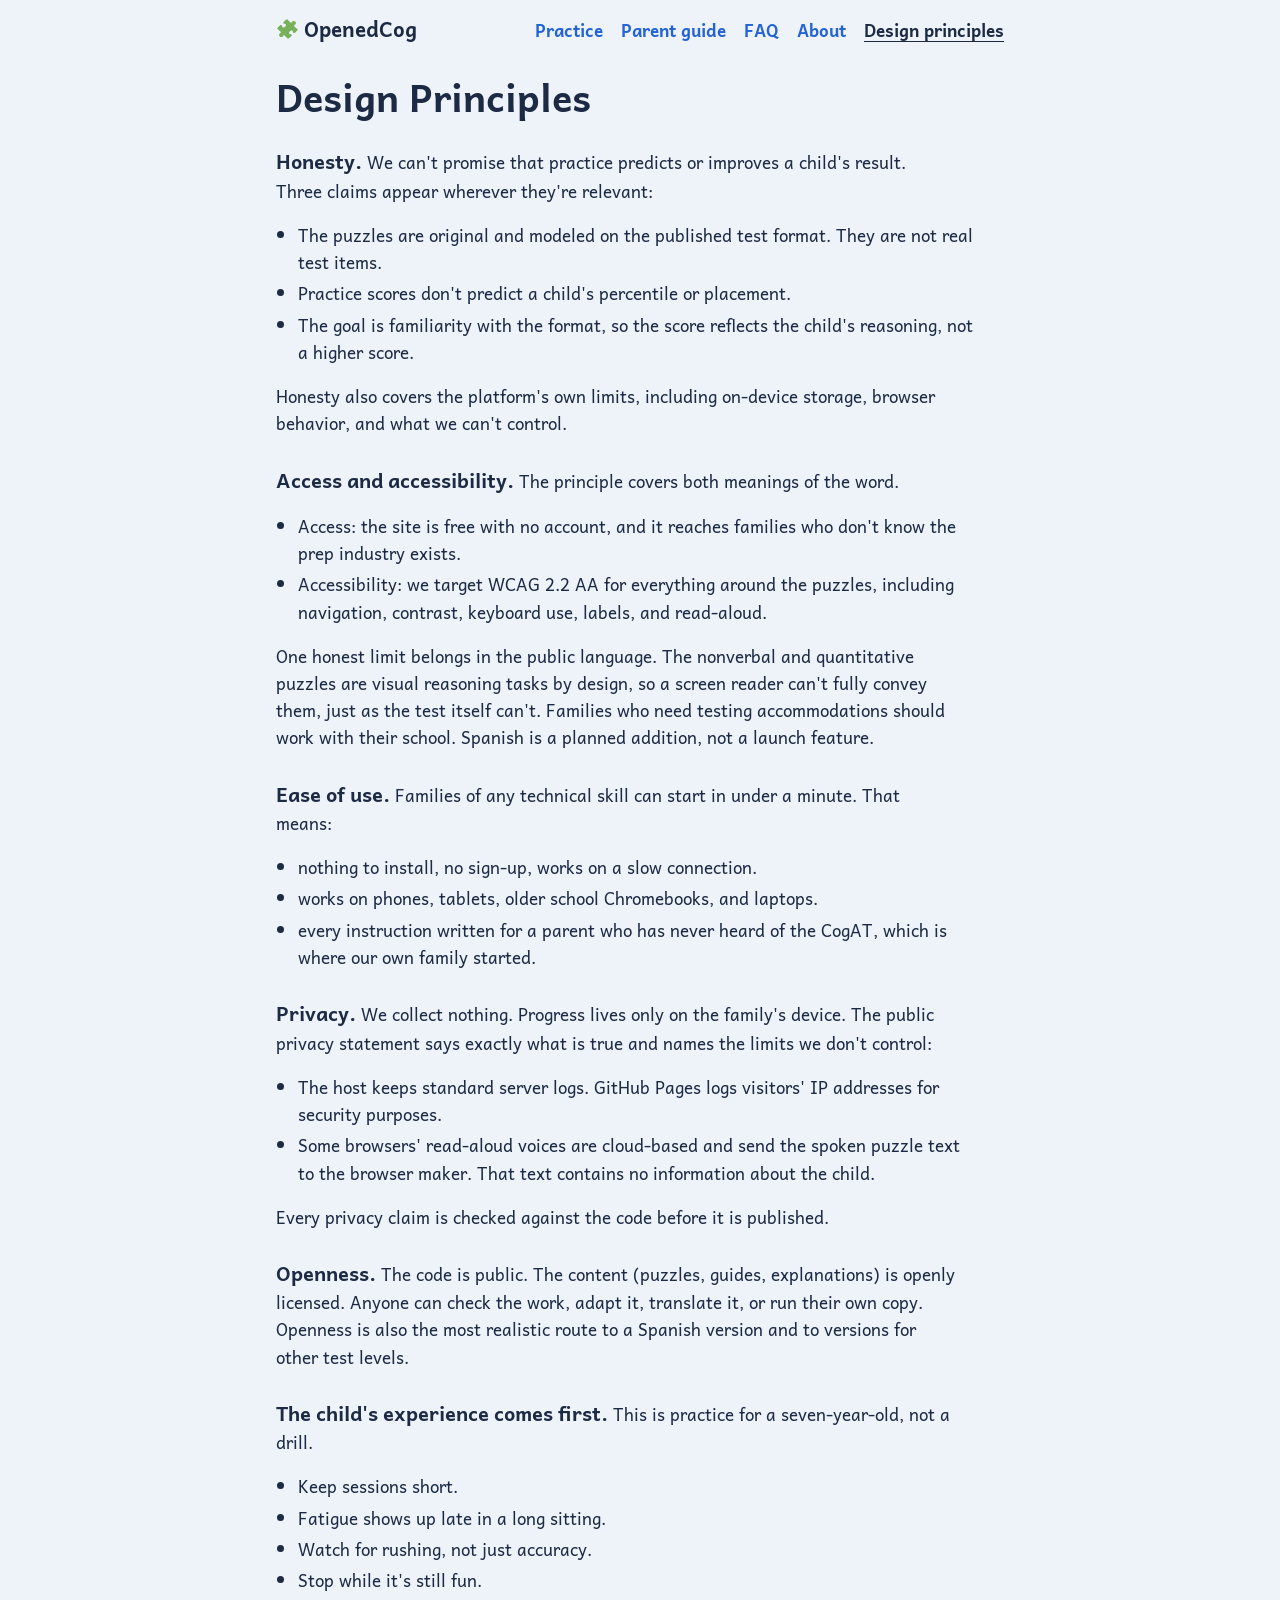
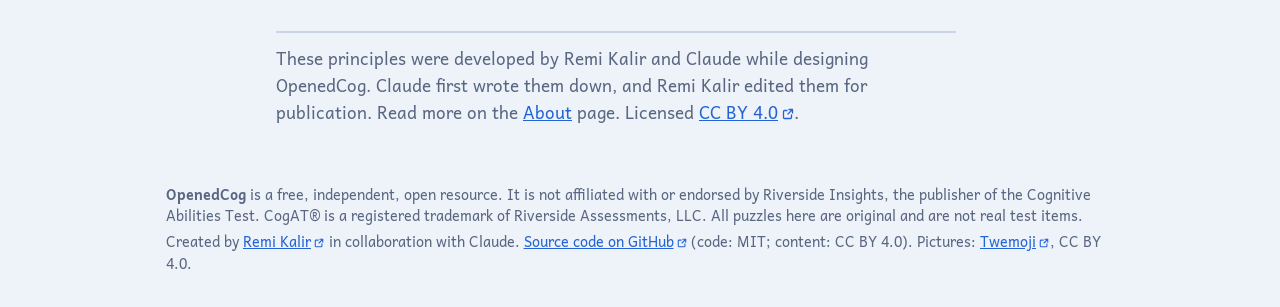
<file: principles.html>
<!doctype html>
<html lang="en">
<head>
<meta charset="utf-8">
<meta name="viewport" content="width=device-width, initial-scale=1">
<title>Design principles · OpenedCog</title>
<meta name="description" content="The six design principles behind OpenedCog: honesty, access and accessibility, ease of use, privacy, openness, and the child's experience first.">
<meta name="color-scheme" content="light dark">
<link rel="icon" href="icons/favicon.svg" type="image/svg+xml">
<link rel="icon" href="icons/icon-32.png" type="image/png" sizes="32x32">
<link rel="apple-touch-icon" href="icons/apple-touch-icon.png">
<link rel="manifest" href="manifest.webmanifest">
<meta name="theme-color" content="#EEF3FA" media="(prefers-color-scheme: light)">
<meta name="theme-color" content="#101829" media="(prefers-color-scheme: dark)">
<link rel="canonical" href="https://remikalir.github.io/openedcog/principles.html">
<meta property="og:type" content="website">
<meta property="og:site_name" content="OpenedCog">
<meta property="og:title" content="Design principles · OpenedCog">
<meta property="og:description" content="The six design principles behind OpenedCog: honesty, access and accessibility, ease of use, privacy, openness, and the child&#x27;s experience first.">
<meta property="og:url" content="https://remikalir.github.io/openedcog/principles.html">
<meta property="og:image" content="https://remikalir.github.io/openedcog/og-image.png">
<meta property="og:image:width" content="1200">
<meta property="og:image:height" content="630">
<meta property="og:image:alt" content="OpenedCog: free, open puzzle practice for the CogAT Level 8 (grade 2). No accounts, no tracking, open source.">
<meta name="twitter:card" content="summary_large_image">
<link rel="stylesheet" href="css/app.css">
</head>
<body>
<nav class="docnav" aria-label="OpenedCog pages">
  <a class="brand" href="./">🧩 OpenedCog</a>
  <a href="./">Practice</a>
  <a href="guide.html">Parent guide</a>
  <a href="faq.html">FAQ</a>
  <a href="about.html">About</a>
  <a href="principles.html" aria-current="page">Design principles</a>
</nav>
<main class="doc">
<h1>Design Principles</h1>
<!-- Text as provided by Remi Kalir; markup only. -->
<p class="principle" id="honesty"><b>Honesty.</b> We can't promise that practice predicts or improves a child's result. Three claims appear wherever they're relevant:</p>
<ul>
<li>The puzzles are original and modeled on the published test format. They are not real test items.</li>
<li>Practice scores don't predict a child's percentile or placement.</li>
<li>The goal is familiarity with the format, so the score reflects the child's reasoning, not a higher score.</li>
</ul>
<p>Honesty also covers the platform's own limits, including on-device storage, browser behavior, and what we can't control.</p>
<p class="principle" id="access"><b>Access and accessibility.</b> The principle covers both meanings of the word.</p>
<ul>
<li>Access: the site is free with no account, and it reaches families who don't know the prep industry exists.</li>
<li>Accessibility: we target WCAG 2.2 AA for everything around the puzzles, including navigation, contrast, keyboard use, labels, and read-aloud.</li>
</ul>
<p>One honest limit belongs in the public language. The nonverbal and quantitative puzzles are visual reasoning tasks by design, so a screen reader can't fully convey them, just as the test itself can't. Families who need testing accommodations should work with their school. Spanish is a planned addition, not a launch feature.</p>
<p class="principle" id="ease"><b>Ease of use.</b> Families of any technical skill can start in under a minute. That means:</p>
<ul>
<li>nothing to install, no sign-up, works on a slow connection.</li>
<li>works on phones, tablets, older school Chromebooks, and laptops.</li>
<li>every instruction written for a parent who has never heard of the CogAT, which is where our own family started.</li>
</ul>
<p class="principle" id="privacy"><b>Privacy.</b> We collect nothing. Progress lives only on the family's device. The public privacy statement says exactly what is true and names the limits we don't control:</p>
<ul>
<li>The host keeps standard server logs. GitHub Pages logs visitors' IP addresses for security purposes.</li>
<li>Some browsers' read-aloud voices are cloud-based and send the spoken puzzle text to the browser maker. That text contains no information about the child.</li>
</ul>
<p>Every privacy claim is checked against the code before it is published.</p>
<p class="principle" id="openness"><b>Openness.</b> The code is public. The content (puzzles, guides, explanations) is openly licensed. Anyone can check the work, adapt it, translate it, or run their own copy. Openness is also the most realistic route to a Spanish version and to versions for other test levels.</p>
<p class="principle" id="child"><b>The child's experience comes first.</b> This is practice for a seven-year-old, not a drill.</p>
<ul>
<li>Keep sessions short.</li>
<li>Fatigue shows up late in a long sitting.</li>
<li>Watch for rushing, not just accuracy.</li>
<li>Stop while it's still fun.</li>
</ul>
<p class="credit">These principles were developed by Remi Kalir and Claude while designing OpenedCog. Claude first wrote them down, and Remi Kalir edited them for publication. Read more on the <a href="about.html">About</a> page. Licensed <a href="https://creativecommons.org/licenses/by/4.0/" target="_blank" rel="noopener">CC BY 4.0<span class="sr-only"> (opens in a new tab)</span></a>.</p>
</main>
<footer class="site-foot">
  <p><b>OpenedCog</b> is a free, independent, open resource. It is not affiliated with or endorsed by Riverside Insights, the publisher of the Cognitive Abilities Test. CogAT® is a registered trademark of Riverside Assessments, LLC. All puzzles here are original and are not real test items.</p>
  <p>Created by <a href="https://remikalir.com" target="_blank" rel="noopener">Remi Kalir<span class="sr-only"> (opens in a new tab)</span></a> in collaboration with Claude. <a href="https://github.com/remikalir/openedcog" target="_blank" rel="noopener">Source code on GitHub<span class="sr-only"> (opens in a new tab)</span></a> (code: MIT; content: CC BY 4.0). Pictures: <a href="https://github.com/jdecked/twemoji" target="_blank" rel="noopener">Twemoji<span class="sr-only"> (opens in a new tab)</span></a>, CC BY 4.0.</p>
</footer>
<script src="js/pictures.js"></script>
<script>pictures(document.body);</script>
</body>
</html>
</file>
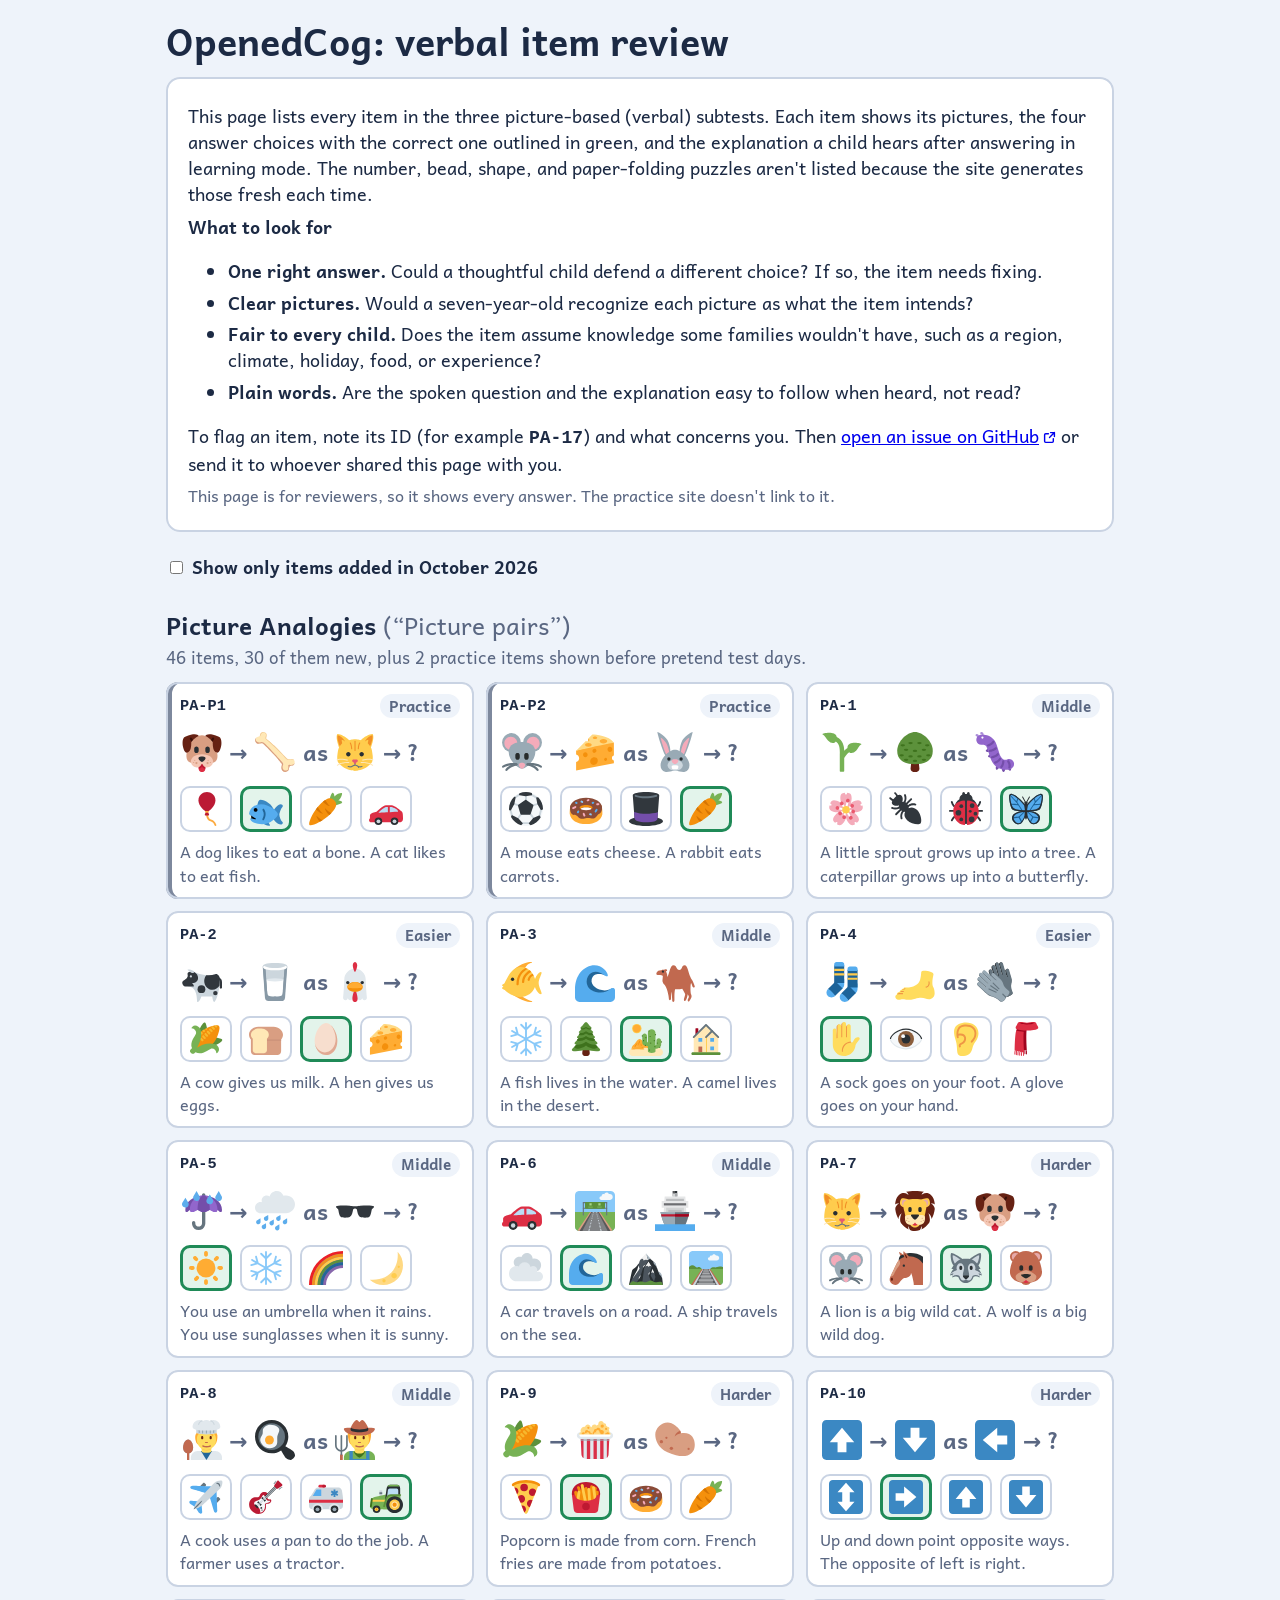
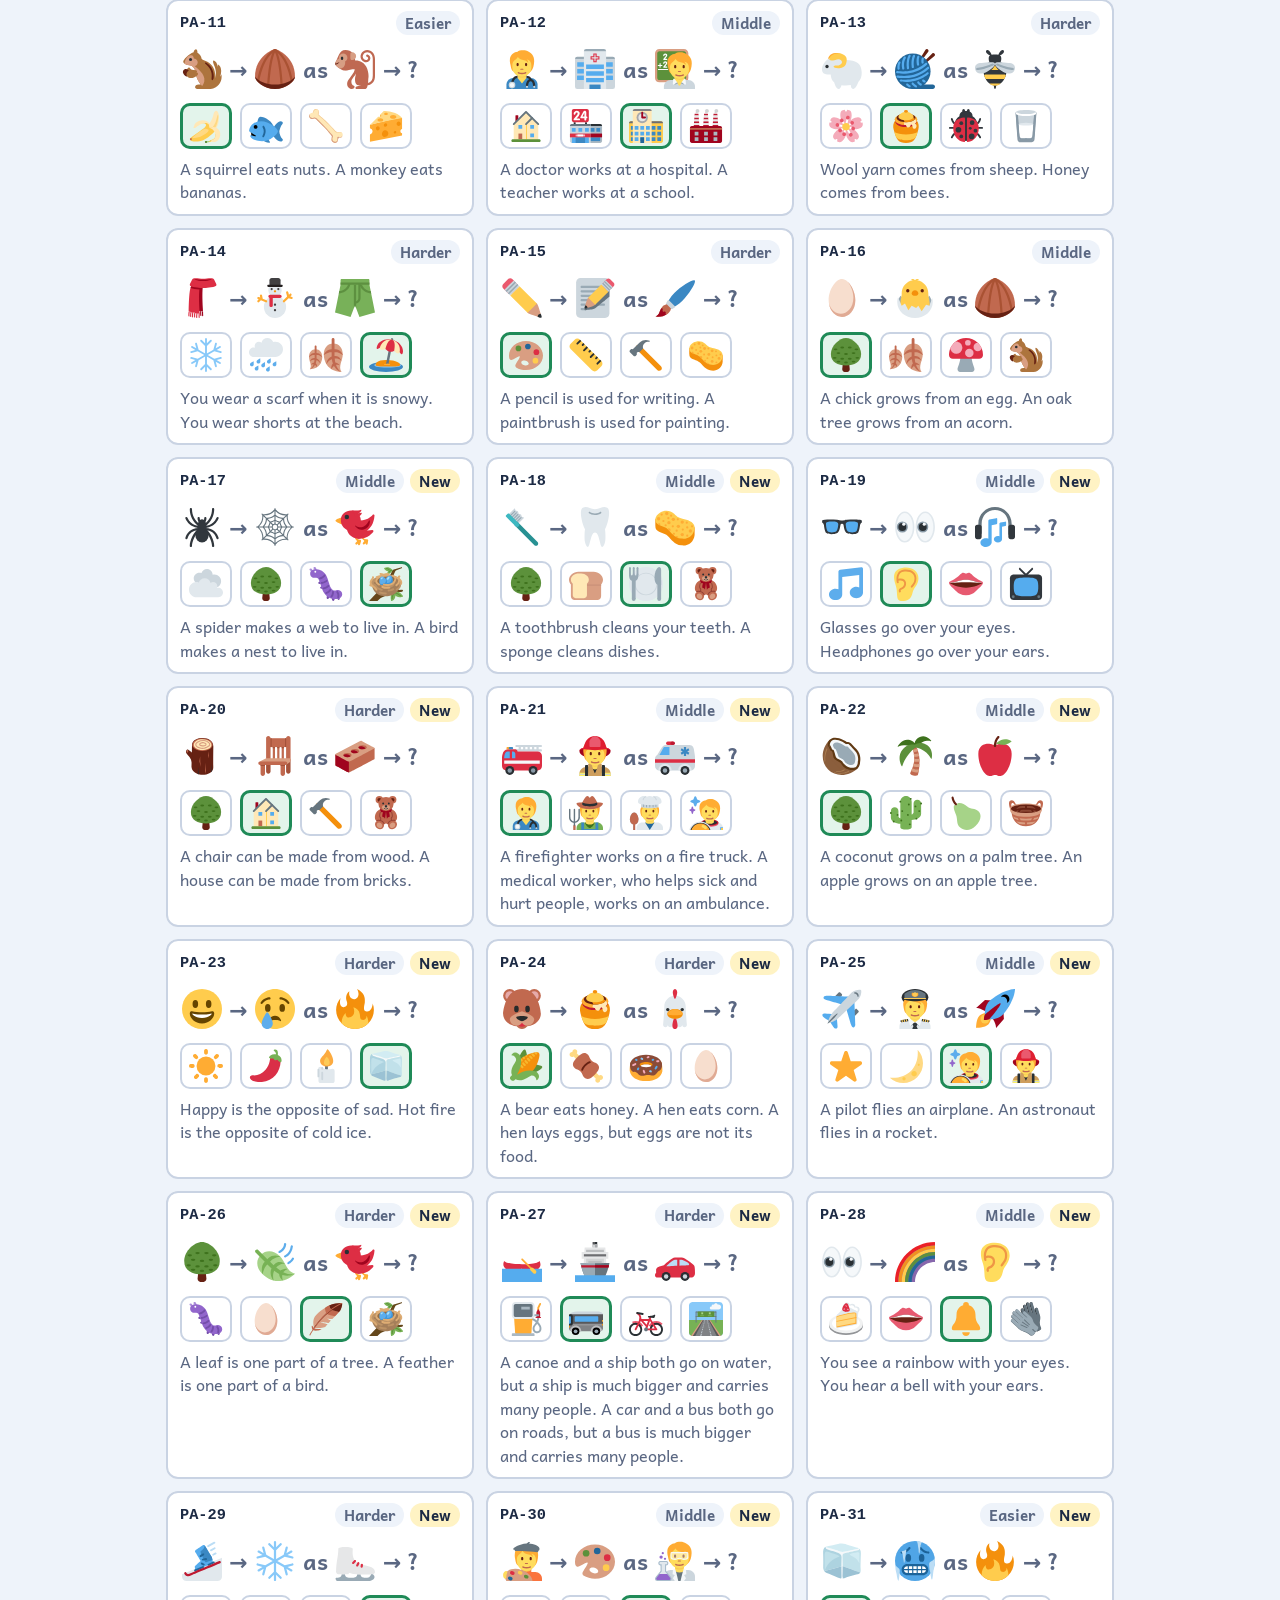
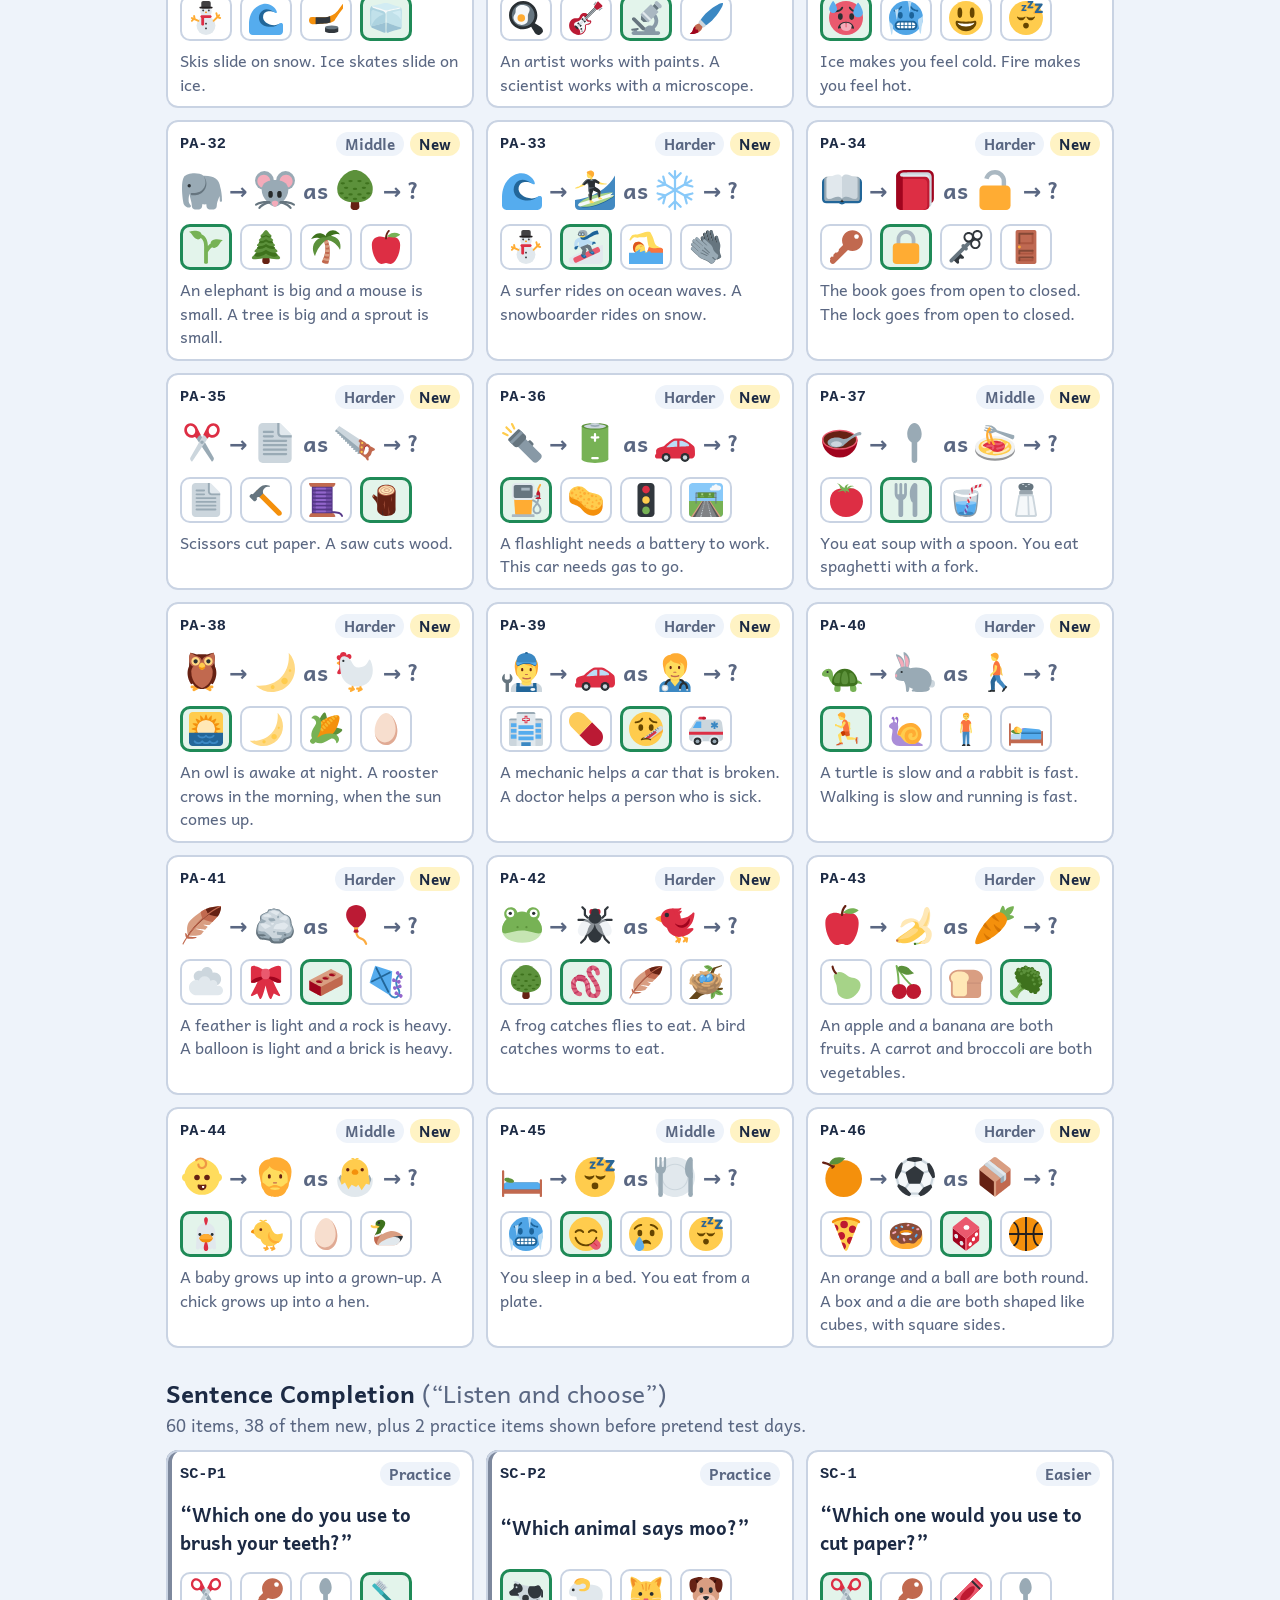
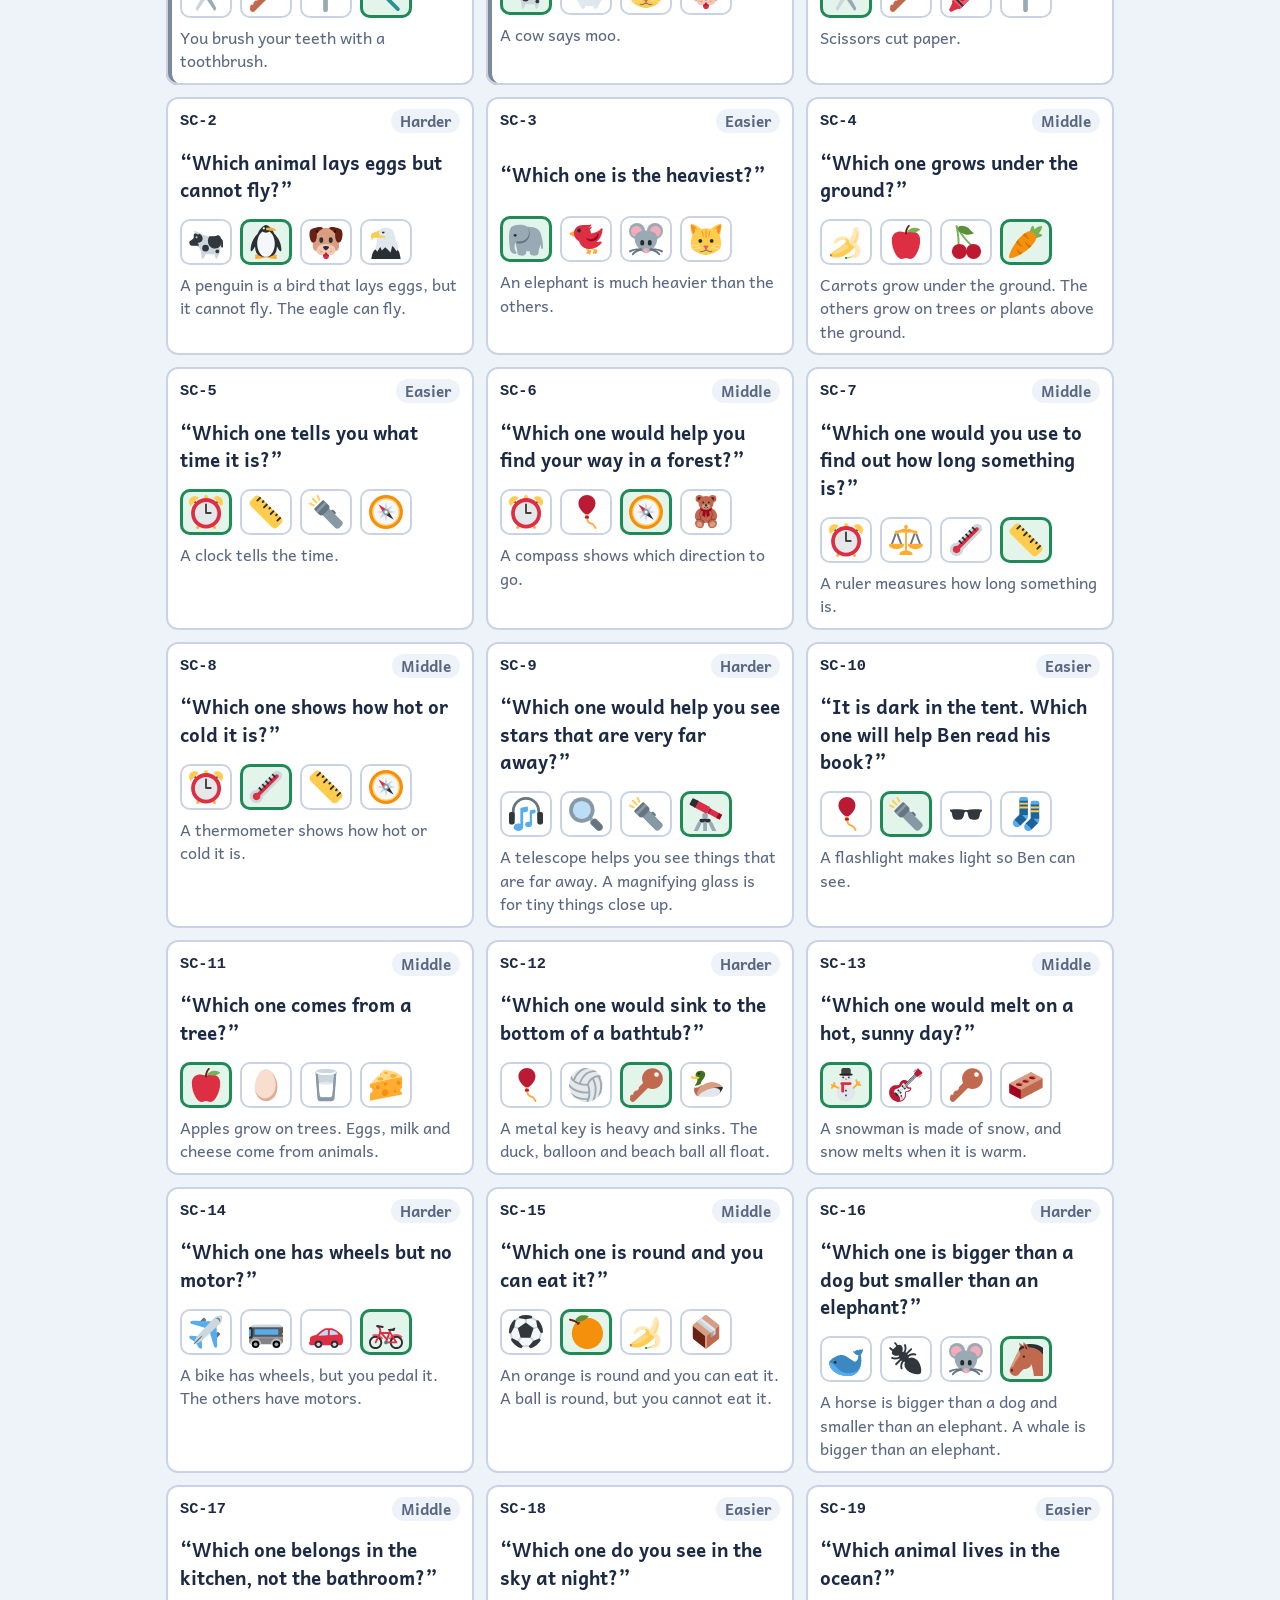
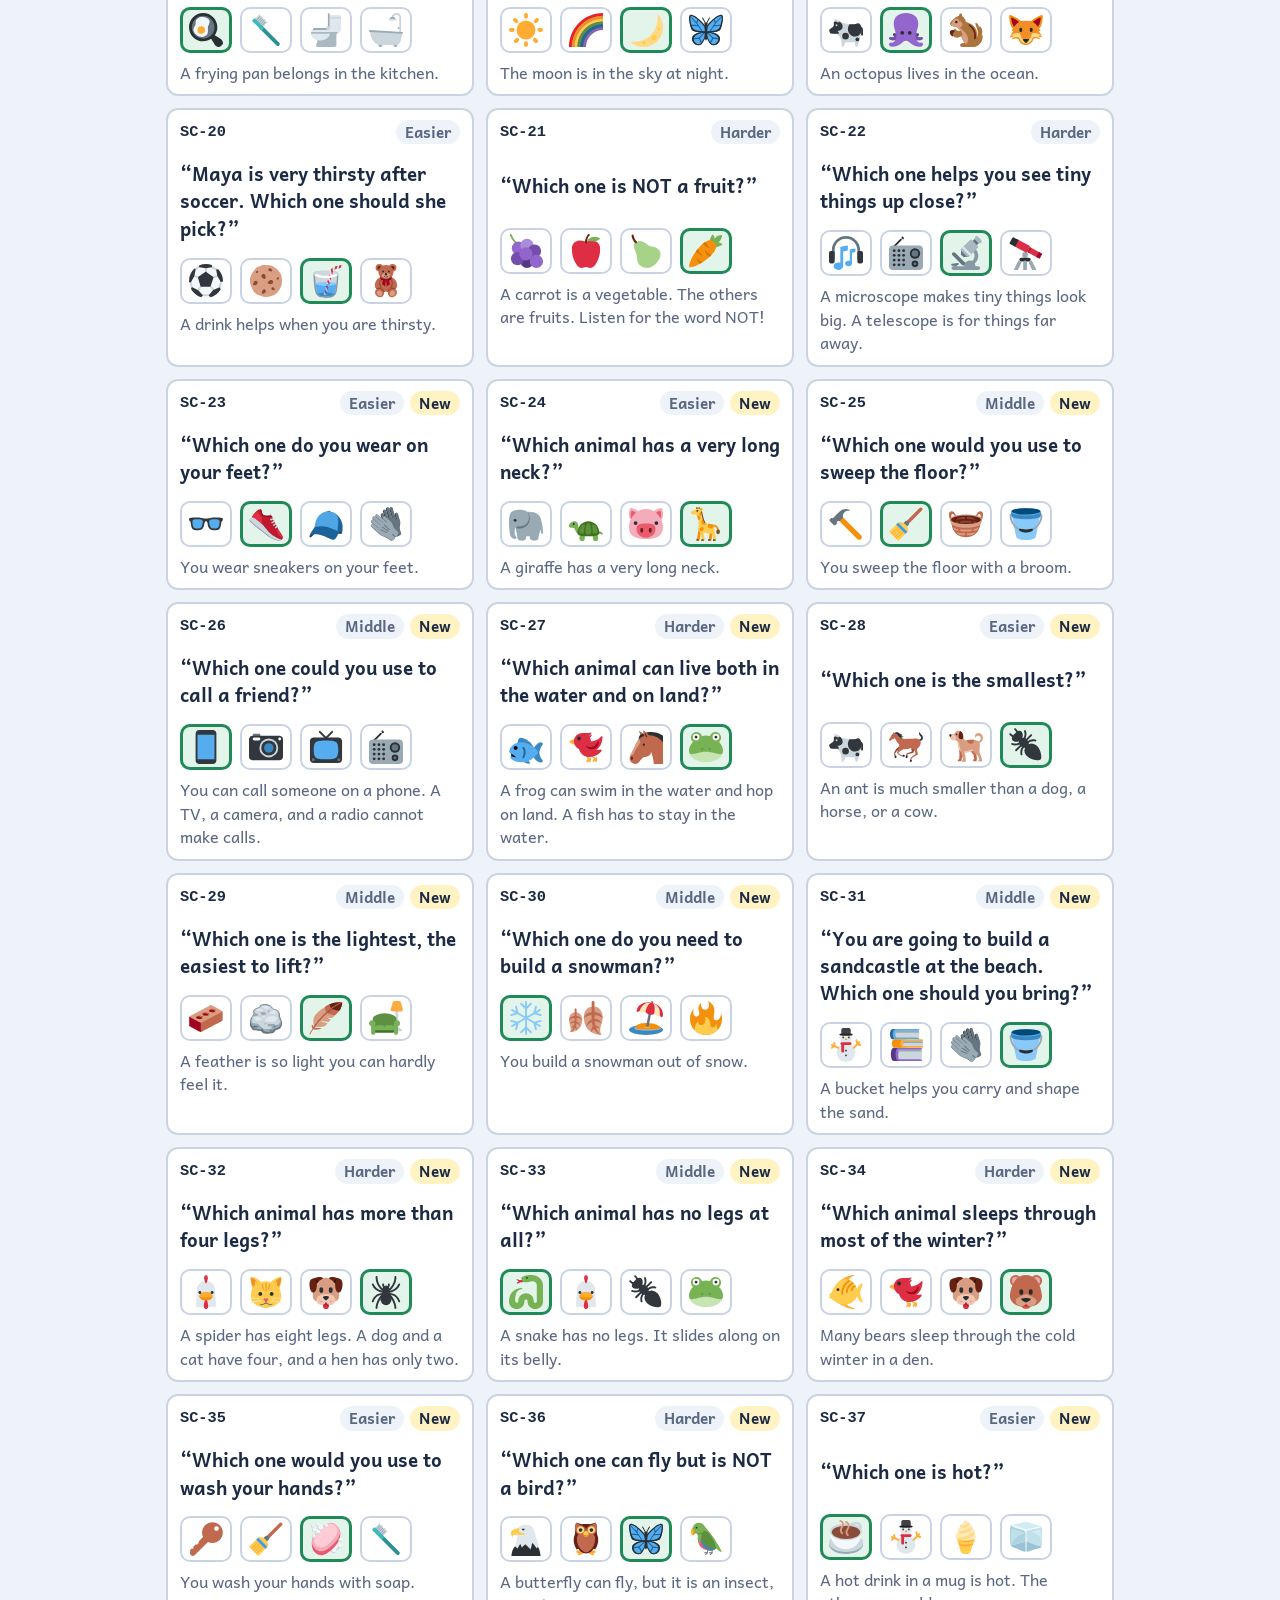
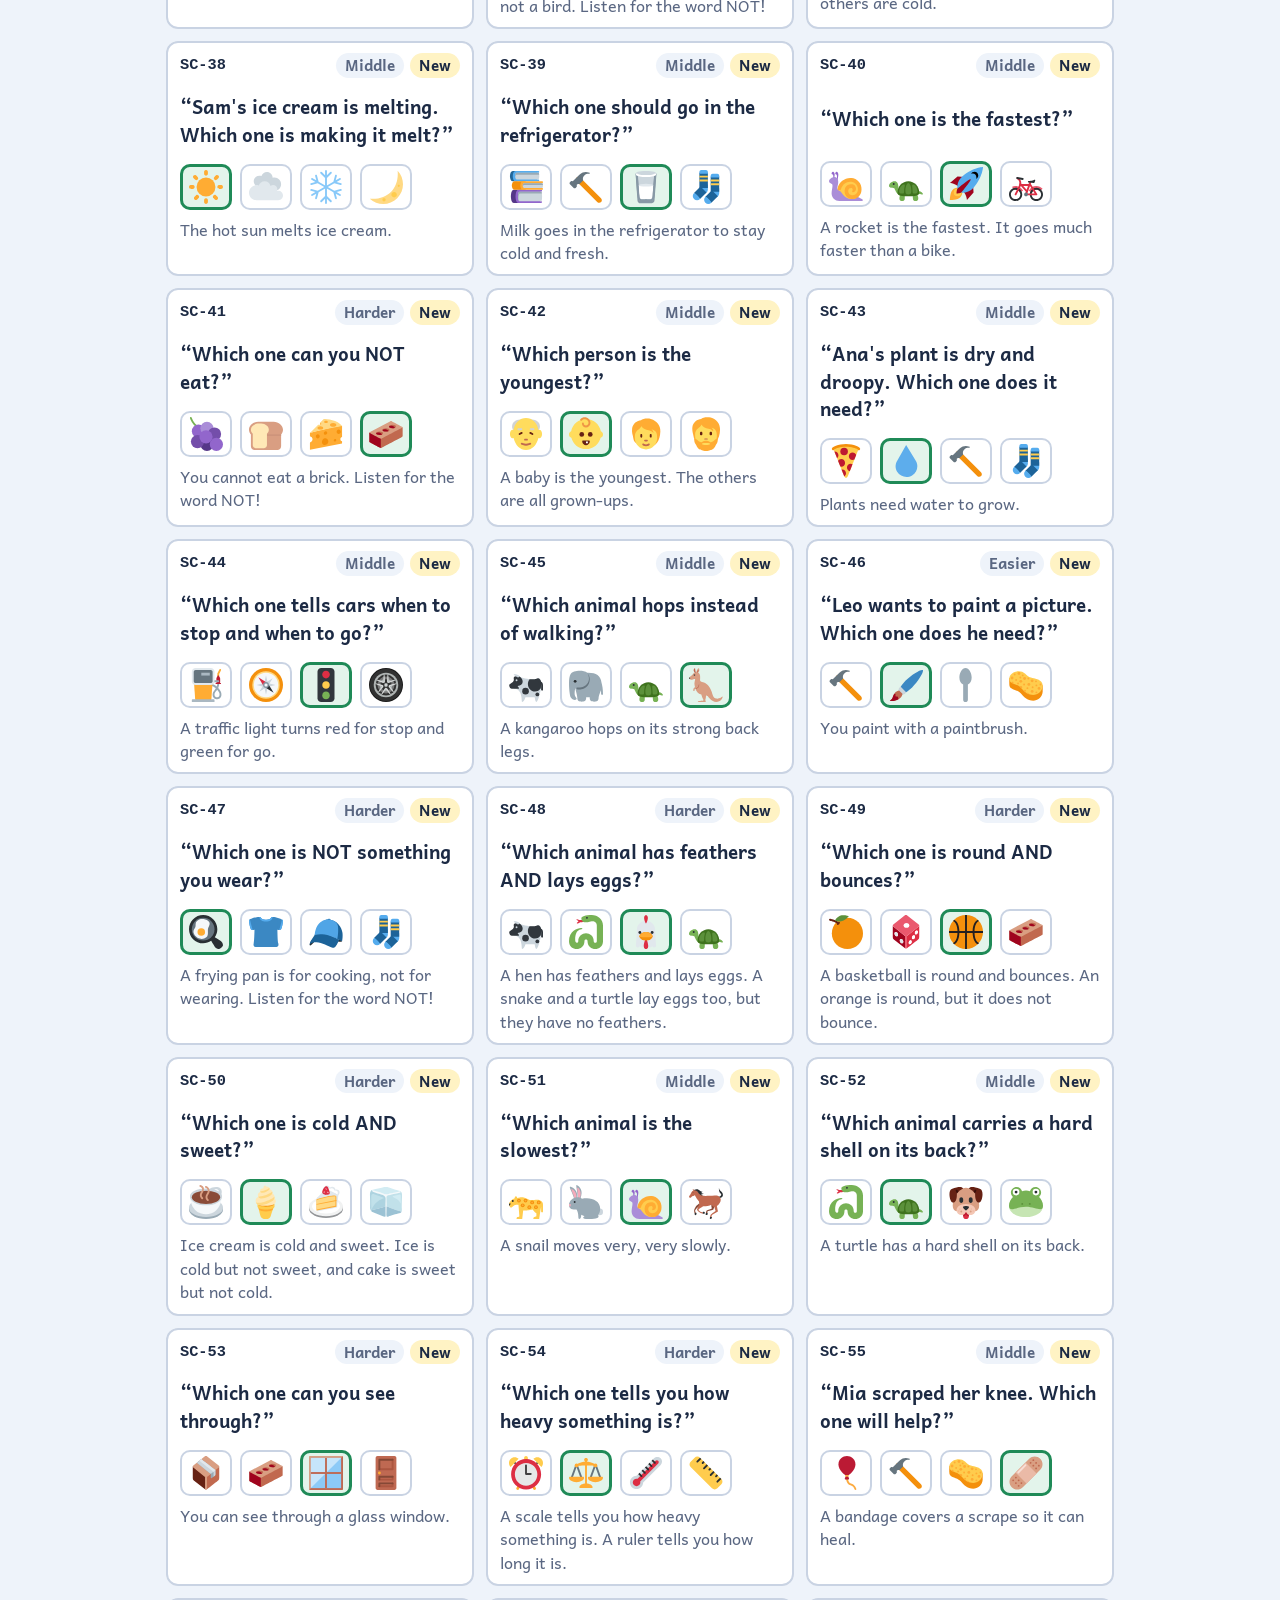
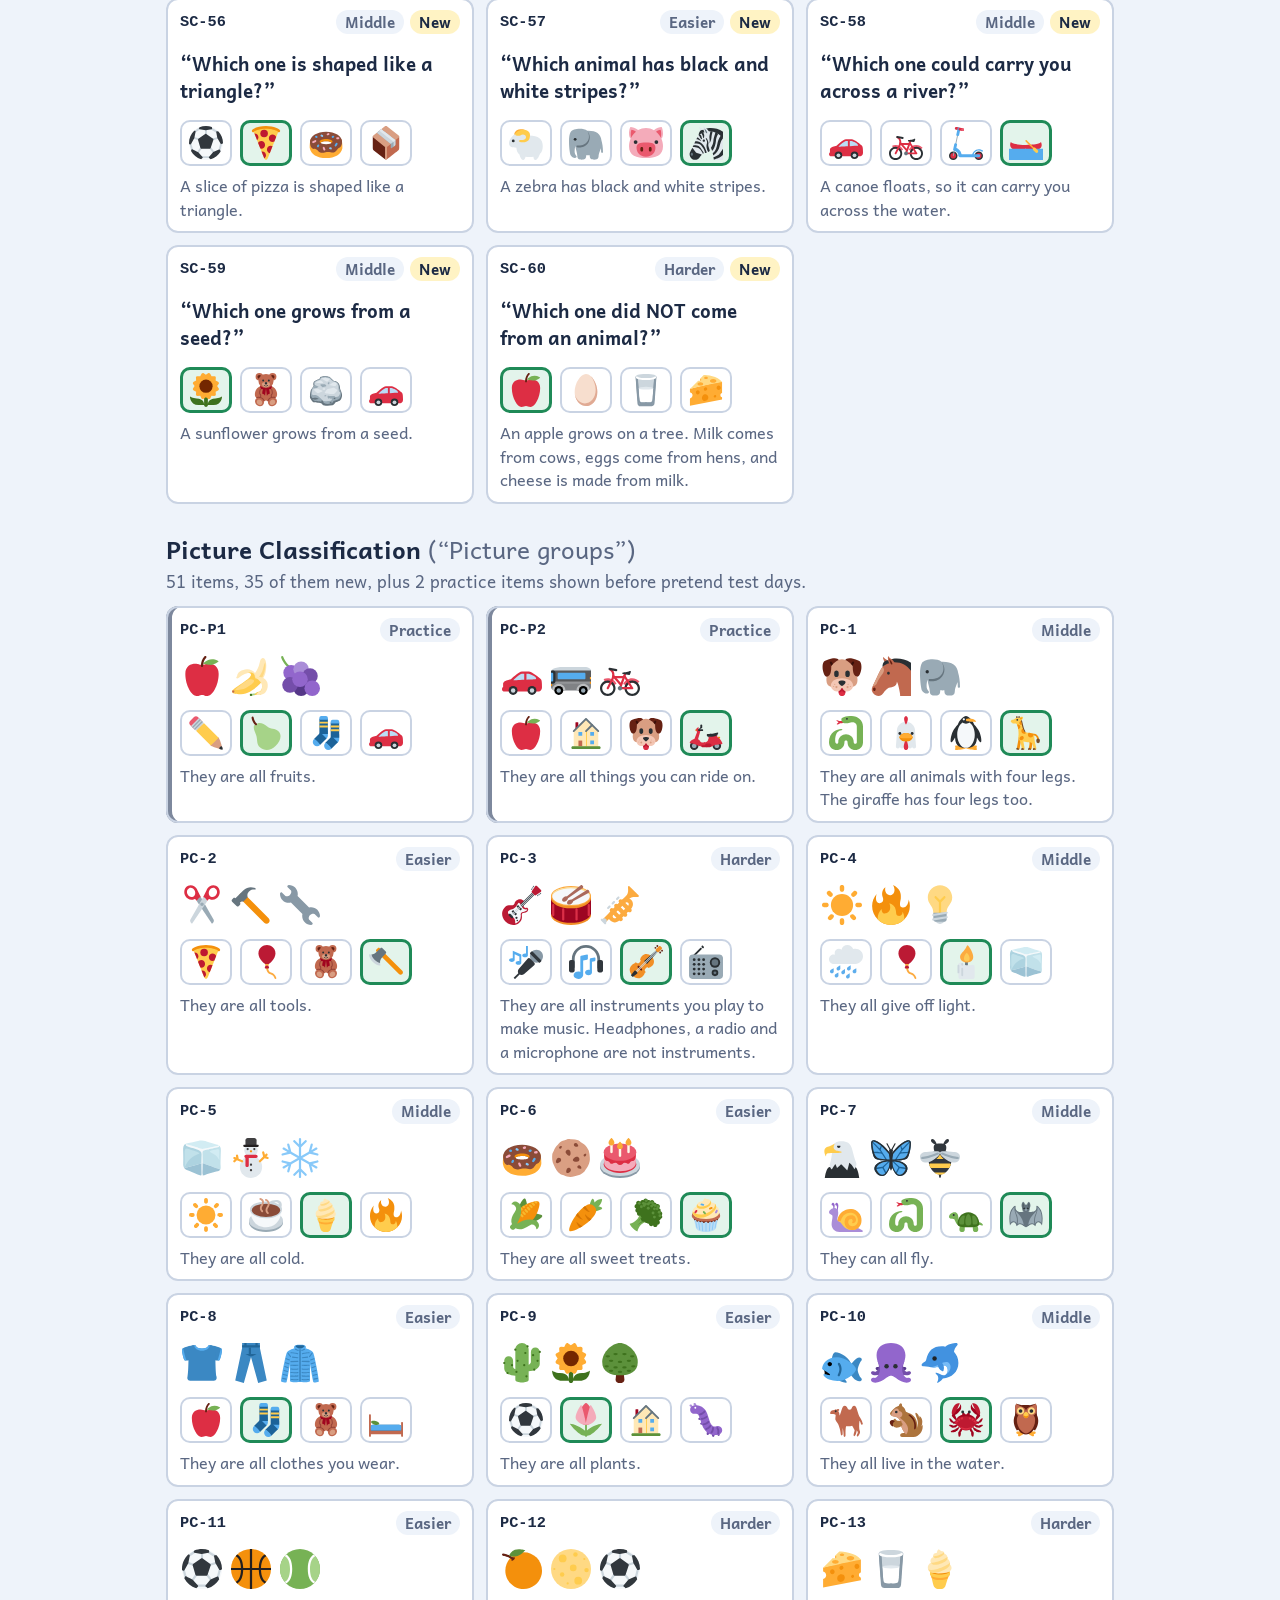
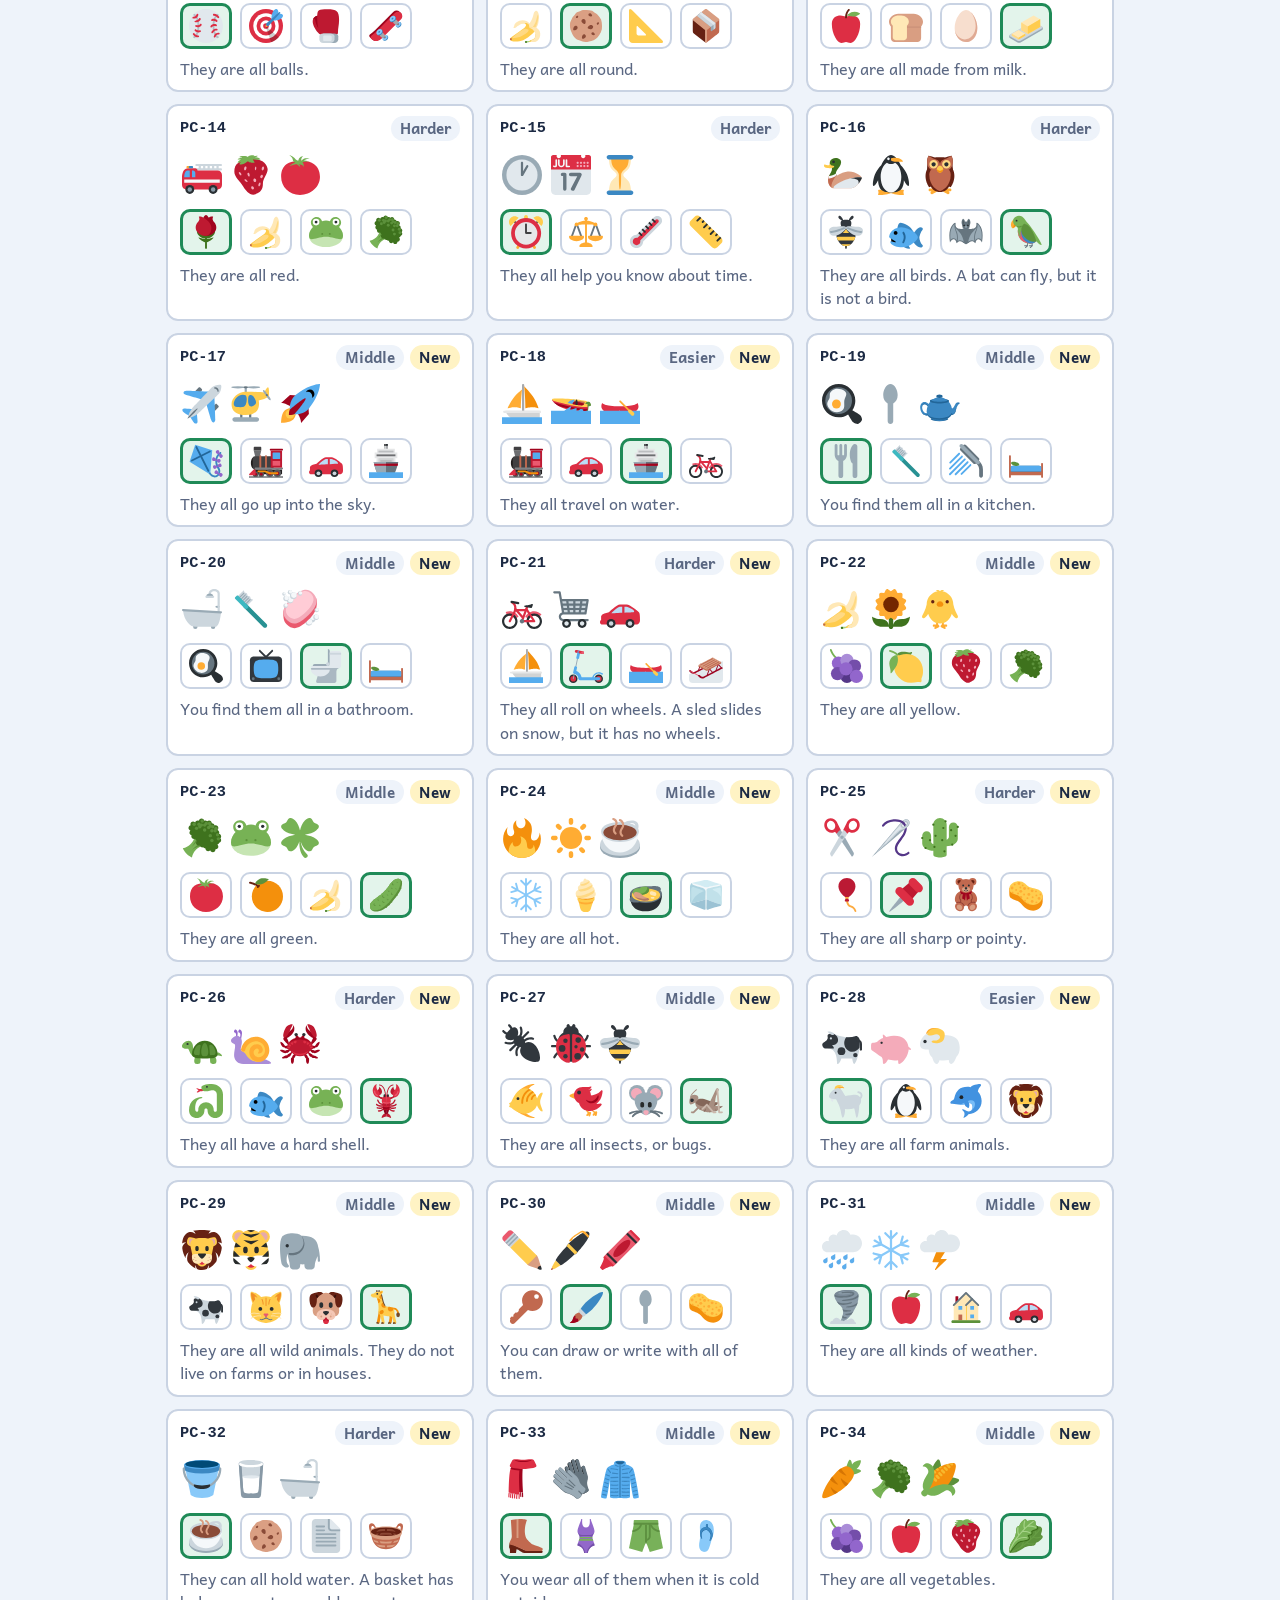
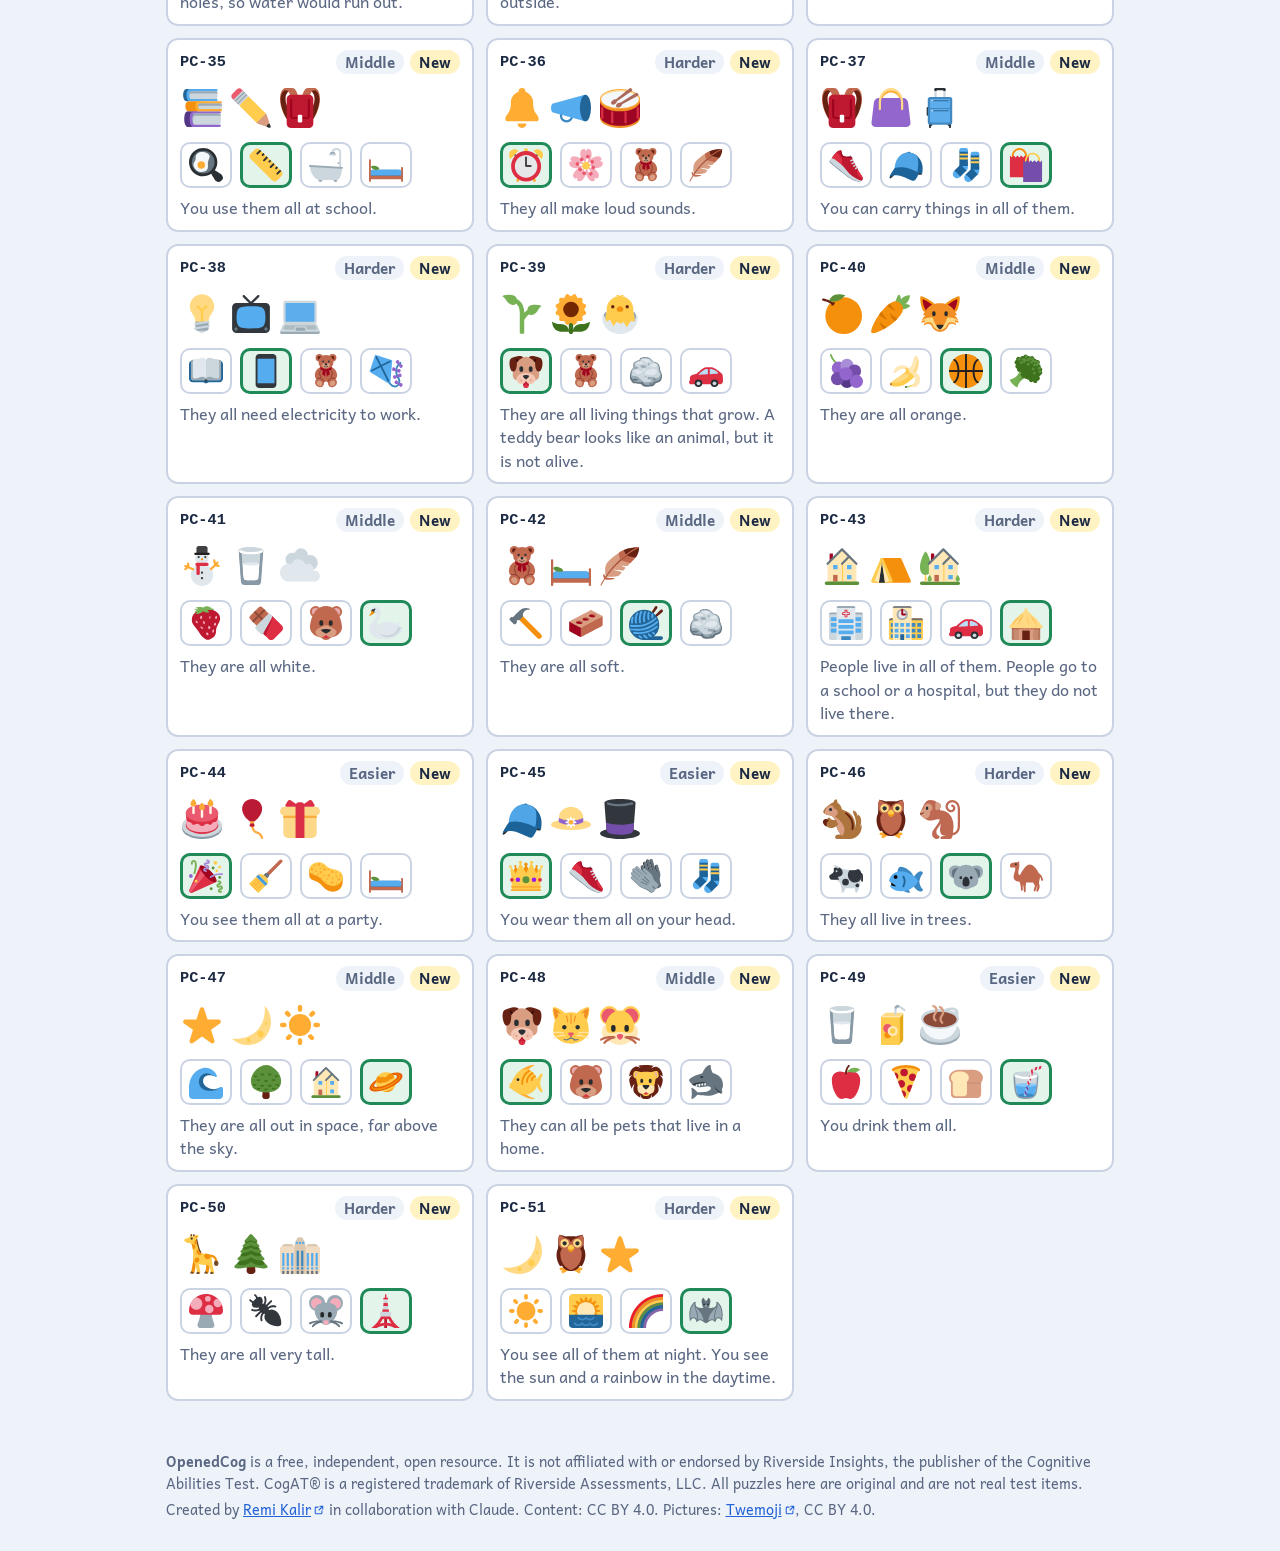
<file: review.html>
<!doctype html>
<html lang="en">
<head>
<meta charset="utf-8">
<meta name="viewport" content="width=device-width, initial-scale=1">
<title>OpenedCog item review</title>
<meta name="robots" content="noindex">
<meta name="color-scheme" content="light dark">
<link rel="icon" href="icons/favicon.svg" type="image/svg+xml">
<link rel="icon" href="icons/icon-32.png" type="image/png" sizes="32x32">
<link rel="apple-touch-icon" href="icons/apple-touch-icon.png">
<link rel="manifest" href="manifest.webmanifest">
<meta name="theme-color" content="#EEF3FA" media="(prefers-color-scheme: light)">
<meta name="theme-color" content="#101829" media="(prefers-color-scheme: dark)">
<link rel="stylesheet" href="css/app.css">
<style>
  .rv-wrap{max-width:980px;margin:0 auto;padding:18px 16px 40px}
  .rv-intro{background:var(--paper);border-radius:var(--radius);box-shadow:inset 0 0 0 2px var(--line);padding:18px 22px;margin:14px 0 22px}
  .rv-intro li{margin:.3em 0}
  .rv-tools{display:flex;gap:10px;flex-wrap:wrap;align-items:center;margin:0 0 8px}
  .rv-tools label{display:flex;gap:6px;align-items:center;font-weight:700}
  .rv-sub{margin:30px 0 6px}
  .rv-count{color:var(--soft);font-size:.95rem;margin:0 0 12px}
  .items{display:grid;grid-template-columns:repeat(auto-fill,minmax(290px,1fr));gap:12px}
  .item{background:var(--paper);border-radius:12px;box-shadow:inset 0 0 0 2px var(--line);padding:12px 14px;display:flex;flex-direction:column;gap:8px}
  .item.is-practice{box-shadow:inset 0 0 0 2px var(--line), inset 6px 0 0 var(--mid)}
  .ihead{display:flex;justify-content:space-between;align-items:center;gap:8px;font-size:.85rem}
  .iid{font-weight:700;font-family:ui-monospace,Menlo,Consolas,monospace}
  .tags{display:flex;gap:6px}
  .tag{border-radius:99px;padding:1px 9px;font-weight:700;background:var(--bg);color:var(--soft)}
  .tag.new{background:var(--pick);color:var(--ink)}
  .stem{font-size:40px;line-height:1.1;display:flex;align-items:center;gap:6px;flex-wrap:wrap;min-height:52px}
  .stem .op{font-size:22px;color:var(--soft);font-weight:700}
  .q{font-size:1.05rem;font-weight:700;min-height:52px;display:flex;align-items:center}
  .opts{display:flex;gap:8px}
  .opt{font-size:34px;line-height:1;border-radius:10px;padding:6px;box-shadow:inset 0 0 0 2px var(--line);display:flex;align-items:center;justify-content:center;min-width:52px}
  .opt.ok{box-shadow:inset 0 0 0 3px var(--leaf);background:var(--leaf-bg)}
  .why{font-size:.9rem;color:var(--soft);margin:0}
  .hidden{display:none}
</style>
</head>
<body>
<main class="rv-wrap">
  <h1>OpenedCog: verbal item review</h1>
  <div class="rv-intro">
    <p>This page lists every item in the three picture-based (verbal) subtests. Each item shows its pictures, the four answer choices with the correct one outlined in green, and the explanation a child hears after answering in learning mode. The number, bead, shape, and paper-folding puzzles aren't listed because the site generates those fresh each time.</p>
    <p><b>What to look for</b></p>
    <ul>
      <li><b>One right answer.</b> Could a thoughtful child defend a different choice? If so, the item needs fixing.</li>
      <li><b>Clear pictures.</b> Would a seven-year-old recognize each picture as what the item intends?</li>
      <li><b>Fair to every child.</b> Does the item assume knowledge some families wouldn't have, such as a region, climate, holiday, food, or experience?</li>
      <li><b>Plain words.</b> Are the spoken question and the explanation easy to follow when heard, not read?</li>
    </ul>
    <p>To flag an item, note its ID (for example <span class="iid">PA-17</span>) and what concerns you. Then <a href="https://github.com/remikalir/openedcog/issues/new?template=puzzle-problem.yml" target="_blank" rel="noopener">open an issue on GitHub<span class="sr-only"> (opens in a new tab)</span></a> or send it to whoever shared this page with you.</p>
    <p class="muted" style="font-size:.9rem">This page is for reviewers, so it shows every answer. The practice site doesn't link to it.</p>
  </div>
  <div class="rv-tools">
    <label><input type="checkbox" id="onlynew"> Show only items added in October 2026</label>
  </div>
  <div id="list"></div>
</main>
<footer class="site-foot">
  <p><b>OpenedCog</b> is a free, independent, open resource. It is not affiliated with or endorsed by Riverside Insights, the publisher of the Cognitive Abilities Test. CogAT® is a registered trademark of Riverside Assessments, LLC. All puzzles here are original and are not real test items.</p>
  <p>Created by <a href="https://remikalir.com" target="_blank" rel="noopener">Remi Kalir<span class="sr-only"> (opens in a new tab)</span></a> in collaboration with Claude. Content: CC BY 4.0. Pictures: <a href="https://github.com/jdecked/twemoji" target="_blank" rel="noopener">Twemoji<span class="sr-only"> (opens in a new tab)</span></a>, CC BY 4.0.</p>
</footer>
<script src="js/pictures.js"></script>
<script src="js/puzzles.js"></script>
<script>
(() => {
  // Bank sizes before the October 2026 additions; items at or past these positions are new.
  const ORIGINAL = { pa: 16, sc: 22, pc: 16 };
  const NAMES = { pa: ['PA', 'Picture Analogies', 'Picture pairs'], sc: ['SC', 'Sentence Completion', 'Listen and choose'], pc: ['PC', 'Picture Classification', 'Picture groups'] };
  const LEVEL = ['Easier', 'Middle', 'Harder'];
  const esc = s => String(s).replace(/[&<>"']/g, c => ({ '&': '&amp;', '<': '&lt;', '>': '&gt;', '"': '&quot;', "'": '&#39;' }[c]));
  const opts = it => `<div class="opts">${[it.ans, ...it.d].sort((a, b) => a.localeCompare(b)).map(e => `<span class="opt ${e === it.ans ? 'ok' : ''}" ${e === it.ans ? 'title="Correct answer"' : ''}>${e}</span>`).join('')}</div>`;
  const stem = (sub, it) => sub === 'pa'
    ? `<div class="stem">${it.a}<span class="op">→</span>${it.b}<span class="op">as</span>${it.c}<span class="op">→ ?</span></div>`
    : sub === 'pc' ? `<div class="stem">${it.set.join(' ')}</div>`
    : `<p class="q">“${esc(it.q)}”</p>`;
  let html = '';
  for (const [sub, [bank, practice]] of Object.entries(G.banks)) {
    const [code, name, kid] = NAMES[sub];
    const card = (it, id, tags, cls) => `<div class="item ${cls}" data-new="${tags.includes('New') ? 1 : 0}"><div class="ihead"><span class="iid">${id}</span><span class="tags">${tags.map(t => `<span class="tag ${t === 'New' ? 'new' : ''}">${t}</span>`).join('')}</span></div>${stem(sub, it)}${opts(it)}<p class="why">${esc(it.why)}</p></div>`;
    const newCount = bank.length - ORIGINAL[sub];
    html += `<h2 class="rv-sub">${name} <span class="muted" style="font-weight:400">(“${kid}”)</span></h2><p class="rv-count">${bank.length} items, ${newCount} of them new, plus ${practice.length} practice items shown before pretend test days.</p><div class="items">`;
    html += practice.map((it, i) => card(it, `${code}-P${i + 1}`, ['Practice'], 'is-practice')).join('');
    html += bank.map((it, i) => card(it, `${code}-${i + 1}`, [LEVEL[it.lvl], ...(i >= ORIGINAL[sub] ? ['New'] : [])], '')).join('');
    html += '</div>';
  }
  const list = document.getElementById('list');
  list.innerHTML = html;
  pictures(document.body);
  document.getElementById('onlynew').addEventListener('change', e => {
    list.querySelectorAll('.item').forEach(el => el.classList.toggle('hidden', e.target.checked && el.dataset.new !== '1'));
  });
})();
</script>
</body>
</html>
</file>
<file: css/app.css>
/* Andika by SIL International, self-hosted (SIL Open Font License 1.1, see fonts/OFL.txt).
   Served from this site so no request goes to a third-party font service. */
@font-face{font-family:'Andika';font-style:normal;font-weight:400;font-display:swap;src:url(../fonts/andika-latin-ext-400.woff2) format('woff2');unicode-range:U+0100-02BA,U+02BD-02C5,U+02C7-02CC,U+02CE-02D7,U+02DD-02FF,U+0304,U+0308,U+0329,U+1D00-1DBF,U+1E00-1E9F,U+1EF2-1EFF,U+2020,U+20A0-20AB,U+20AD-20C0,U+2113,U+2C60-2C7F,U+A720-A7FF}
@font-face{font-family:'Andika';font-style:normal;font-weight:400;font-display:swap;src:url(../fonts/andika-latin-400.woff2) format('woff2');unicode-range:U+0000-00FF,U+0131,U+0152-0153,U+02BB-02BC,U+02C6,U+02DA,U+02DC,U+0304,U+0308,U+0329,U+2000-206F,U+20AC,U+2122,U+2191,U+2193,U+2212,U+2215,U+FEFF,U+FFFD}
@font-face{font-family:'Andika';font-style:normal;font-weight:700;font-display:swap;src:url(../fonts/andika-latin-ext-700.woff2) format('woff2');unicode-range:U+0100-02BA,U+02BD-02C5,U+02C7-02CC,U+02CE-02D7,U+02DD-02FF,U+0304,U+0308,U+0329,U+1D00-1DBF,U+1E00-1E9F,U+1EF2-1EFF,U+2020,U+20A0-20AB,U+20AD-20C0,U+2113,U+2C60-2C7F,U+A720-A7FF}
@font-face{font-family:'Andika';font-style:normal;font-weight:700;font-display:swap;src:url(../fonts/andika-latin-700.woff2) format('woff2');unicode-range:U+0000-00FF,U+0131,U+0152-0153,U+02BB-02BC,U+02C6,U+02DA,U+02DC,U+0304,U+0308,U+0329,U+2000-206F,U+20AC,U+2122,U+2191,U+2193,U+2212,U+2215,U+FEFF,U+FFFD}

:root{
  --bg:#EEF3FA; --paper:#FFFFFF; --ink:#1C2A44; --soft:#5A6782; --line:#C9D3E3;
  --mid:#7D889D; --sheet:#FFF6D8; --ghost:#B5C0D2; --flap:#DCE7FA;
  --accent:#2463D6; --accent-ink:#FFFFFF; --sun:#F0B429; --leaf:#1F8A57; --leaf-bg:#E3F4EB;
  --berry:#C43D5B; --berry-bg:#FBE6EB; --bead:#F0B429; --rod:#7E8AA1; --pick:#FFF3C4;
  --star:#B07400; --star-off:#7F8BA1; --field:#7F8BA1;
  --radius:14px; --font:"Andika", "Trebuchet MS", "Segoe UI", system-ui, sans-serif;
}
@media (prefers-color-scheme: dark){
  :root:not([data-theme="light"]){
    --bg:#101829; --paper:#18233A; --ink:#E7EDF8; --soft:#A5B1C8; --line:#33415E;
    --mid:#6D7A93; --sheet:#3A3522; --ghost:#46546F; --flap:#2A3C62;
    --accent:#6C9CFF; --accent-ink:#0D1526; --sun:#F4C04A; --leaf:#4CC38A; --leaf-bg:#16352A;
    --berry:#F07A95; --berry-bg:#3D1C27; --bead:#F4C04A; --rod:#8290AA; --pick:#3A3420;
    --star:#F4C04A; --star-off:#76839C; --field:#76839C;
  }
}
:root[data-theme="dark"]{
  --bg:#101829; --paper:#18233A; --ink:#E7EDF8; --soft:#A5B1C8; --line:#33415E;
  --mid:#6D7A93; --sheet:#3A3522; --ghost:#46546F; --flap:#2A3C62;
  --accent:#6C9CFF; --accent-ink:#0D1526; --sun:#F4C04A; --leaf:#4CC38A; --leaf-bg:#16352A;
  --berry:#F07A95; --berry-bg:#3D1C27; --bead:#F4C04A; --rod:#8290AA; --pick:#3A3420;
    --star:#F4C04A; --star-off:#76839C; --field:#76839C;
}
*{box-sizing:border-box}
html,body{margin:0;background:var(--bg);color:var(--ink);font-family:var(--font);font-size:18px;line-height:1.45}
button{font:inherit;color:inherit;cursor:pointer}
button:focus-visible,input:focus-visible,select:focus-visible{outline:3px solid var(--accent);outline-offset:3px}
#app{max-width:980px;margin:0 auto;padding:18px 16px 40px}
h1,h2,h3{margin:0;line-height:1.2}
h1{font-size:2.1rem}
h2{font-size:1.35rem}
p{margin:.4em 0}
.muted{color:var(--soft)}
.btn{border:0;border-radius:999px;padding:.7em 1.4em;font-weight:700;font-size:1.05rem;background:var(--paper);color:var(--ink);box-shadow:inset 0 0 0 2px var(--line)}
.btn.primary{background:var(--accent);color:var(--accent-ink);box-shadow:none}
.btn.big{font-size:1.3rem;padding:.8em 2em}
.btn:disabled{opacity:.4;cursor:not-allowed}
.link{background:none;border:0;padding:.4em .2em;color:var(--accent);font-weight:700;text-decoration:underline;text-underline-offset:3px}

/* ---------- home ---------- */
.top{display:flex;justify-content:space-between;align-items:flex-start;gap:12px;flex-wrap:wrap;margin-bottom:22px}
.top-actions{display:flex;gap:8px;flex-wrap:wrap}
.hello{font-size:2.4rem;font-weight:700}
.days{display:grid;grid-template-columns:repeat(3,1fr);gap:14px;margin:12px 0 30px}
.day{background:var(--paper);border:0;border-radius:var(--radius);padding:18px 16px 16px;text-align:left;box-shadow:inset 0 0 0 2px var(--line);display:flex;flex-direction:column;gap:6px;min-height:150px}
.day:hover{box-shadow:inset 0 0 0 3px var(--accent)}
.day .dnum{font-size:.9rem;color:var(--soft)}
.day .dname{font-size:1.35rem;font-weight:700}
.day .demo{font-size:1.9rem;letter-spacing:4px}
.day .dlast{font-size:.9rem;color:var(--soft);margin-top:auto}
.sect{margin:6px 0 10px}
.fam{display:grid;grid-template-columns:170px 1fr;gap:10px;align-items:center;margin-bottom:12px}
.fam-name{font-weight:700}
.tiles{display:grid;grid-template-columns:repeat(3,1fr);gap:10px}
.tile{background:var(--paper);border:0;border-radius:12px;padding:10px 12px;text-align:left;box-shadow:inset 0 0 0 2px var(--line);display:grid;grid-template-columns:44px 1fr;gap:2px 10px;align-items:center}
.tile:hover{box-shadow:inset 0 0 0 3px var(--accent)}
.tile .ti{grid-row:span 2;font-size:1.8rem;text-align:center}
.tile .tn{font-weight:700;line-height:1.15}
.tile .tst{font-size:.95rem;color:var(--star);letter-spacing:2px}
.tile .tst .off{color:var(--star-off)}
.tile .toff{grid-column:2;font-size:.78rem;color:var(--soft)}

/* ---------- intro / message screens ---------- */
.msg{background:var(--paper);border-radius:var(--radius);padding:34px 28px;text-align:center;box-shadow:inset 0 0 0 2px var(--line);max-width:720px;margin:20px auto}
.msg h1{margin-bottom:10px}
.msg .say{font-size:1.25rem;max-width:34em;margin:12px auto}
.msg .tip{background:var(--pick);border-radius:12px;padding:12px 16px;margin:18px auto;max-width:32em;font-size:1.05rem;text-align:left}
.msg .row{display:flex;gap:12px;justify-content:center;flex-wrap:wrap;margin-top:22px}
.bigemo{font-size:3.4rem;line-height:1}

/* ---------- question screen ---------- */
.qwrap{background:var(--paper);border-radius:var(--radius);box-shadow:inset 0 0 0 2px var(--line);overflow:hidden}
.qbar{display:flex;align-items:center;justify-content:space-between;gap:10px;padding:10px 14px;border-bottom:2px solid var(--line)}
.qtitle{font-weight:700}
.qtag{display:inline-block;margin-left:8px;font-size:.8rem;padding:2px 10px;border-radius:99px;background:var(--pick);font-weight:700;vertical-align:2px}
.qprog{color:var(--soft);font-size:.95rem}
.hear{border:0;background:var(--bg);border-radius:99px;padding:.45em 1em;font-weight:700;box-shadow:inset 0 0 0 2px var(--line)}
.hear.playing{box-shadow:inset 0 0 0 3px var(--accent)}
.qmain{padding:22px 16px 10px;display:flex;flex-direction:column;align-items:center;gap:22px}
.caption{font-size:1rem;color:var(--soft);text-align:center;min-height:1.4em;max-width:36em}
.answers{display:grid;grid-template-columns:repeat(4,minmax(0,150px));gap:14px;justify-content:center;width:100%}
.ans{border:0;background:var(--paper);border-radius:12px;padding:10px 6px 12px;box-shadow:inset 0 0 0 2px var(--line);display:flex;flex-direction:column;align-items:center;gap:8px;position:relative}
.ans .ai{min-height:96px;display:flex;align-items:center;justify-content:center}
.ans .bub{width:26px;height:26px;border-radius:50%;box-shadow:inset 0 0 0 2.5px var(--ink);display:flex;align-items:center;justify-content:center;font-size:.8rem;font-weight:700}
.ans[aria-checked="true"]{box-shadow:inset 0 0 0 3px var(--accent);background:var(--pick)}
.ans[aria-checked="true"] .bub{background:var(--ink);color:var(--paper)}
.ans.right{box-shadow:inset 0 0 0 4px var(--leaf);background:var(--leaf-bg)}
.ans.wrong{box-shadow:inset 0 0 0 4px var(--berry);background:var(--berry-bg)}
.ans.right::after{content:"✓";position:absolute;top:4px;right:10px;color:var(--leaf);font-weight:700;font-size:1.3rem}
.ans.wrong::after{content:"✗";position:absolute;top:4px;right:10px;color:var(--berry);font-weight:700;font-size:1.3rem}
.ans:disabled{cursor:default}
.fb{min-height:0;max-width:36em;text-align:center;font-size:1.1rem;border-radius:12px;padding:0}
.fb.show{padding:12px 18px}
.fb.good{background:var(--leaf-bg)}
.fb.bad{background:var(--berry-bg)}
.fb b{display:block;font-size:1.25rem}
.qfoot{display:flex;justify-content:space-between;align-items:center;padding:12px 16px;border-top:2px solid var(--line)}
.qfoot .go{min-width:140px}

/* stimuli */
.emo{font-size:62px;line-height:1.1;font-family:"Apple Color Emoji","Segoe UI Emoji","Noto Color Emoji",sans-serif}
.ans .emo{font-size:58px}
.mx{display:grid;grid-template-columns:repeat(2,130px);grid-auto-rows:130px;border:3px solid var(--ink);border-radius:12px;overflow:hidden}
.mxc{display:flex;align-items:center;justify-content:center;border:1px solid var(--line)}
.qbox{background:var(--bg)}
.qm{font-size:2.6rem;font-weight:700;color:var(--soft)}
.rowbox{display:flex;gap:0;border:3px solid var(--ink);border-radius:12px;overflow:hidden}
.rbc{width:130px;height:130px;display:flex;align-items:center;justify-content:center;border-right:1px solid var(--line)}
.rbc:last-child{border-right:0}
.listen{display:flex;align-items:center;gap:14px;padding:18px 26px;border:3px solid var(--ink);border-radius:12px;max-width:560px}
.listen-ic{font-size:2.6rem}
.listen-q{font-size:1.3rem;margin:0}
.nocap .listen-q{display:none}
.nocap .listen::after{content:"Listen to the question";font-size:1.1rem;color:var(--soft)}
.objs{display:grid;grid-template-columns:repeat(5,20px);gap:2px 3px;justify-content:center;align-content:center;font-size:18px;line-height:22px;font-family:"Apple Color Emoji","Segoe UI Emoji","Noto Color Emoji",sans-serif}
.objs.n1{grid-template-columns:30px;font-size:28px;line-height:32px}
.objs.n2,.objs.n4{grid-template-columns:repeat(2,26px);font-size:22px;line-height:28px}
.objs.n3,.objs.n6,.objs.n9{grid-template-columns:repeat(3,24px);font-size:20px;line-height:26px}
.numc{font-size:3rem;font-weight:700}
.eq{font-size:3.2rem;font-weight:700;letter-spacing:.04em;padding:18px 30px;border:3px solid var(--ink);border-radius:12px;white-space:nowrap}
.eq .qm{display:inline-block;min-width:1.2em;border-bottom:4px solid var(--soft);font-size:1em;line-height:1}
.eqs{margin:0 .1em}
.beads{display:flex;align-items:flex-end;gap:10px;padding:14px 18px;border:3px solid var(--ink);border-radius:12px}
.bslot{display:flex;align-items:flex-end}
.qslot{width:34px;height:120px;align-items:center;justify-content:center;border:2px dashed var(--ghost);border-radius:8px}
.rod{height:150px;width:auto}
.ans .rod{height:110px}
.fig{width:104px;height:104px}
.ans .fig{width:92px;height:92px}
.pfrow{display:flex;align-items:center;gap:6px;flex-wrap:wrap;justify-content:center;padding:12px 14px;border:3px solid var(--ink);border-radius:12px}
.pf{width:112px;height:112px}
.ans .pf{width:96px;height:96px}
.pfa{font-size:2rem;color:var(--soft);font-weight:700}

/* results & review */
.res{display:grid;gap:12px;margin:18px 0}
.resrow{display:grid;grid-template-columns:1fr auto auto;gap:16px;align-items:center;background:var(--paper);border-radius:12px;padding:14px 18px;box-shadow:inset 0 0 0 2px var(--line);text-align:left}
.stars{color:var(--star);font-size:1.4rem;letter-spacing:3px}
.stars .off{color:var(--star-off)}
.rv{background:var(--paper);border-radius:var(--radius);box-shadow:inset 0 0 0 2px var(--line);padding:18px;margin:14px 0;display:flex;flex-direction:column;align-items:center;gap:14px}
.rv .picks{display:flex;gap:18px;flex-wrap:wrap;justify-content:center}
.rv .pk{display:flex;flex-direction:column;align-items:center;gap:6px;font-weight:700}
.rv .pk .ai{border-radius:12px;padding:8px;min-width:120px;display:flex;justify-content:center}
.rv .pk.mine .ai{box-shadow:inset 0 0 0 3px var(--berry);background:var(--berry-bg)}
.rv .pk.corr .ai{box-shadow:inset 0 0 0 3px var(--leaf);background:var(--leaf-bg)}
.rv .why{max-width:36em;text-align:center}

/* modal */
.scrim{position:fixed;inset:0;background:rgba(10,16,30,.55);display:flex;align-items:center;justify-content:center;padding:16px;z-index:10}
.modal{background:var(--paper);border-radius:var(--radius);padding:26px;max-width:460px;text-align:center}
.modal .row{display:flex;gap:12px;justify-content:center;margin-top:18px;flex-wrap:wrap}

/* parent */
.pp h2{margin:26px 0 10px}
table{border-collapse:collapse;width:100%;font-size:.95rem}
th,td{padding:9px 10px;text-align:left;border-bottom:1px solid var(--line);vertical-align:middle}
th{font-weight:700;color:var(--soft);font-size:.85rem}
.tablewrap{overflow-x:auto;border-radius:12px;border:2px solid var(--line);background:var(--paper)}
.tablewrap tbody tr:last-child td{border-bottom:0}
.spark{display:flex;align-items:flex-end;gap:3px;height:28px}
.spark i{display:block;width:8px;background:var(--accent);border-radius:2px 2px 0 0;min-height:2px}
.marks{display:flex;flex-wrap:wrap;gap:3px;max-width:190px}
.marks i{display:block;width:11px;height:11px;border-radius:3px}
.marks i.ok{background:var(--leaf)}
.marks i.no{background:var(--paper);box-shadow:inset 0 0 0 2px var(--berry)}
.flag{color:var(--berry);font-weight:700;font-size:.8rem}
.form{display:grid;grid-template-columns:200px 1fr;gap:12px 16px;align-items:center;background:var(--paper);padding:18px;border-radius:12px;box-shadow:inset 0 0 0 2px var(--line)}
.form input[type=text],.form select,.gate input{font:inherit;padding:.45em .7em;border-radius:10px;border:2px solid var(--field);background:var(--paper);color:var(--ink);max-width:260px}
.notes{background:var(--paper);padding:14px 20px;border-radius:12px;box-shadow:inset 0 0 0 2px var(--line);max-width:48em}
.notes li{margin:.35em 0}
.sync{font-size:.9rem;color:var(--soft)}

@media (max-width:760px){
  html,body{font-size:17px}
  .days{grid-template-columns:1fr}
  .day{min-height:0}
  .fam{grid-template-columns:1fr}
  .tiles{grid-template-columns:1fr 1fr}
  .answers{grid-template-columns:repeat(2,minmax(0,160px))}
  .mx{grid-template-columns:repeat(2,104px);grid-auto-rows:104px}
  .rbc{width:96px;height:96px}
  .emo{font-size:48px}
  .ans .emo{font-size:50px}
  .fig{width:84px;height:84px}
  .pf{width:84px;height:84px}
  .eq{font-size:2.2rem;padding:12px 16px}
  .rod{height:120px}
  .beads{gap:6px;padding:10px}
  .hello{font-size:1.9rem}
  .form{grid-template-columns:1fr}
  .qbar{flex-wrap:wrap}
}
@media (max-width:420px){.tiles{grid-template-columns:1fr}}
@media (prefers-reduced-motion:no-preference){
  .ans{transition:box-shadow .12s ease, background .12s ease}
  .pop{animation:pop .35s ease}
  @keyframes pop{0%{transform:scale(.96);opacity:.4}100%{transform:none;opacity:1}}
}

/* ---------- site footer, children, backup ---------- */
.site-foot{max-width:980px;margin:0 auto;padding:6px 16px 28px;color:var(--soft);font-size:.8rem;line-height:1.5}
.site-foot p{margin:.3em 0}
.site-foot a{color:var(--accent)}
.who{display:flex;align-items:center;gap:10px;flex-wrap:wrap;margin-top:4px}
.kids{display:grid;gap:10px;max-width:420px;margin:16px auto 0}
.kid{display:flex;align-items:center;justify-content:space-between;gap:10px;border:0;border-radius:12px;padding:12px 16px;background:var(--paper);box-shadow:inset 0 0 0 2px var(--line);font-size:1.2rem;font-weight:700;text-align:left}
.kid:hover{box-shadow:inset 0 0 0 3px var(--accent)}
.kid .kmeta{font-size:.85rem;font-weight:400;color:var(--soft)}
.kid[aria-current="true"]{box-shadow:inset 0 0 0 3px var(--accent);background:var(--pick)}
.name-in{font:inherit;padding:.5em .8em;border-radius:10px;border:2px solid var(--field);background:var(--paper);color:var(--ink)}
.backup{display:flex;gap:10px;flex-wrap:wrap;align-items:center;margin:8px 0}
.warn{background:var(--berry-bg);border-radius:12px;padding:12px 16px;max-width:48em}
.sr-only{position:absolute;width:1px;height:1px;padding:0;margin:-1px;overflow:hidden;clip:rect(0,0,0,0);white-space:nowrap;border:0}

/* Twemoji pictures (bundled in emoji/). 1em tall, so they size exactly like the emoji text they replace. */
img.emoji{display:inline-block;height:1em;width:1em;margin:0 .04em;vertical-align:-0.12em;user-select:none}
.emo img.emoji,.objs img.emoji{vertical-align:middle}

/* ---------- reading pages: parent guide, FAQ, About ---------- */
.doc{max-width:760px;margin:0 auto;padding:12px 16px 40px;font-size:17px;line-height:1.6}
.docnav{max-width:760px;margin:0 auto;padding:14px 16px 0;display:flex;gap:6px 18px;flex-wrap:wrap;align-items:baseline;font-size:.95rem}
.docnav a{color:var(--accent);font-weight:700;text-decoration:none}
.docnav a:hover{text-decoration:underline}
.docnav a[aria-current="page"]{color:var(--ink);text-decoration:underline;text-underline-offset:4px}
.docnav .brand{font-size:1.15rem;color:var(--ink);margin-right:auto}
.doc h1{font-size:2.1rem;margin:18px 0 6px}
.doc .lede{font-size:1.15rem;color:var(--soft);margin:0 0 18px}
.doc h2{font-size:1.45rem;margin:38px 0 8px;padding-top:6px;border-top:2px solid var(--line)}
.doc h3{font-size:1.12rem;margin:24px 0 4px}
.doc p,.doc li{max-width:68ch}
.doc ul,.doc ol{padding-left:1.3em}
.doc li{margin:.25em 0}
.doc a{color:var(--accent)}
.doc table{font-size:.95rem;margin:10px 0 6px}
.doc th,.doc td{vertical-align:top}
.doc .callout{background:var(--paper);border-radius:12px;box-shadow:inset 0 0 0 2px var(--line);padding:12px 18px;margin:14px 0}
.doc .callout.key{box-shadow:inset 0 0 0 2px var(--line), inset 6px 0 0 var(--accent)}
.doc .toc{columns:2 220px;padding-left:1.2em;margin:6px 0 0}
.doc details{background:var(--paper);border-radius:12px;box-shadow:inset 0 0 0 2px var(--line);padding:2px 22px;margin:10px 0;--mk:1.5em}
.doc details[open]{padding-bottom:12px}
.doc details>:not(summary){margin-left:var(--mk)}
.doc summary{cursor:pointer;font-weight:700;padding:14px 0;list-style:none;display:flex;align-items:baseline;gap:0}
.doc summary::-webkit-details-marker{display:none}
.doc summary::before{content:"";flex:none;width:.5em;height:.5em;margin-right:calc(var(--mk) - .5em - 3px);border-right:3px solid var(--accent);border-bottom:3px solid var(--accent);transform:translateY(-.12em) rotate(-45deg)}
.doc details[open]>summary::before{transform:translateY(-.25em) rotate(45deg)}
@media (prefers-reduced-motion:no-preference){.doc summary::before{transition:transform .15s ease}}
.doc summary:focus-visible{outline:3px solid var(--accent);outline-offset:3px;border-radius:6px}
.doc .credit{margin-top:36px;padding-top:12px;border-top:2px solid var(--line);color:var(--soft);font-size:.95rem}
.draft-banner{background:var(--sun);color:#1C2A44;font-weight:700;text-align:center;padding:8px 16px;font-size:.95rem}
.doc .print-btn{margin:4px 0 0}
@media print{
  .docnav,.site-foot,.draft-banner,.print-btn,.no-print{display:none !important}
  html,body{background:#fff !important;color:#000 !important;font-size:11pt}
  .doc{max-width:none;padding:0}
  .doc h2{break-after:avoid;border-top:1px solid #999}
  .doc tr,.doc .callout{break-inside:avoid}
  .doc h3{break-after:avoid}
  .tablewrap{overflow:visible}
  .doc a{color:#000;text-decoration:none}
  .doc details{box-shadow:none;padding:0}
  .doc summary::before{display:none}
  .doc details>:not(summary){margin-left:0}
  .doc .callout,.tablewrap{box-shadow:none;border:1px solid #999}
  .card-page{break-before:page}
}
.doc blockquote.principles{margin:16px 0;padding:6px 20px;border-left:6px solid var(--line);background:var(--paper);border-radius:0 12px 12px 0;color:var(--ink)}
.doc .signature{margin-top:22px;font-style:italic}
.grownup-links{margin-top:10px;font-size:.95rem}
.grownup-links a,.sync a,.msg .muted a{color:var(--accent);font-weight:700}
.site-foot .foot-links a{font-weight:700}
.doc .principle{margin-top:26px}
.doc .principle b{font-size:1.12rem}
/* headings that receive focus when a screen changes don't need a visible ring */
h1[tabindex="-1"]:focus{outline:none}
h1.hello{font-size:2.4rem;margin:0}

/* ---------- beneath the app box: learn-more links and the privacy note ---------- */
.site-links{max-width:980px;margin:6px auto 0;padding:0 16px;display:flex;flex-wrap:wrap;justify-content:center;gap:10px 12px}
.site-links a{font-size:1.1rem;font-weight:700;color:var(--accent);text-decoration:none;padding:.55em 1.2em;border-radius:999px;background:var(--paper);box-shadow:inset 0 0 0 2px var(--field)}
.site-links a:hover{box-shadow:inset 0 0 0 3px var(--accent);text-decoration:underline;text-underline-offset:3px}
.site-links a:focus-visible{outline:3px solid var(--accent);outline-offset:3px}
.privacy-note{max-width:980px;margin:18px auto 4px;padding:0 16px}
.privacy-note p{display:flex;gap:14px;align-items:flex-start;margin:0;padding:16px 20px;border-radius:var(--radius);background:var(--leaf-bg);box-shadow:inset 0 0 0 2px var(--leaf), inset 8px 0 0 var(--leaf);font-size:1.08rem;line-height:1.5;color:var(--ink)}
.privacy-note b{color:var(--ink)}
.privacy-note a{color:var(--ink);font-weight:700;text-decoration:underline;text-underline-offset:3px;white-space:normal}
.privacy-icon{font-size:1.9rem;line-height:1;flex:none;padding-left:6px}
@media (max-width:760px){.site-links a{font-size:1rem;padding:.5em 1em}.privacy-note p{font-size:1rem;padding:14px 16px}}
/* tighter spacing so the links and privacy note sit right under the app box, visible at a glance */
#app{padding-bottom:6px}
.msg{margin:20px auto 6px}
.msg p:empty{min-height:0 !important;margin:0}
.privacy-note{max-width:752px}
@media (max-width:760px){
  .msg{padding:22px 18px;margin:12px auto 4px}
  .msg .row{margin-top:14px}
  .site-links{gap:8px}
  .site-links a{font-size:.98rem;padding:.42em .95em}
  .privacy-note{margin-top:12px}
  .privacy-icon{font-size:1.5rem;padding-left:2px}
}

/* phone widths: the privacy note comes first (js/app.js moves it), so space it from the links below */
.privacy-note + .site-links{margin-top:14px}
/* links that open in a new tab: a small visible icon (screen readers hear "opens in a new tab" instead) */
a[target="_blank"]::after{content:"";display:inline-block;width:.72em;height:.72em;margin-left:.22em;vertical-align:-.04em;background:currentColor;
  -webkit-mask:url("data:image/svg+xml,%3Csvg xmlns='http://www.w3.org/2000/svg' viewBox='0 0 24 24' fill='none' stroke='black' stroke-width='2.6' stroke-linecap='round' stroke-linejoin='round'%3E%3Cpath d='M14 3h7v7M21 3l-9 9M19 14v5a2 2 0 0 1-2 2H5a2 2 0 0 1-2-2V7a2 2 0 0 1 2-2h5'/%3E%3C/svg%3E") center/contain no-repeat;
  mask:url("data:image/svg+xml,%3Csvg xmlns='http://www.w3.org/2000/svg' viewBox='0 0 24 24' fill='none' stroke='black' stroke-width='2.6' stroke-linecap='round' stroke-linejoin='round'%3E%3Cpath d='M14 3h7v7M21 3l-9 9M19 14v5a2 2 0 0 1-2 2H5a2 2 0 0 1-2-2V7a2 2 0 0 1 2-2h5'/%3E%3C/svg%3E") center/contain no-repeat}
@media (forced-colors:active){a[target="_blank"]::after{forced-color-adjust:none;background:LinkText}}
</file>
